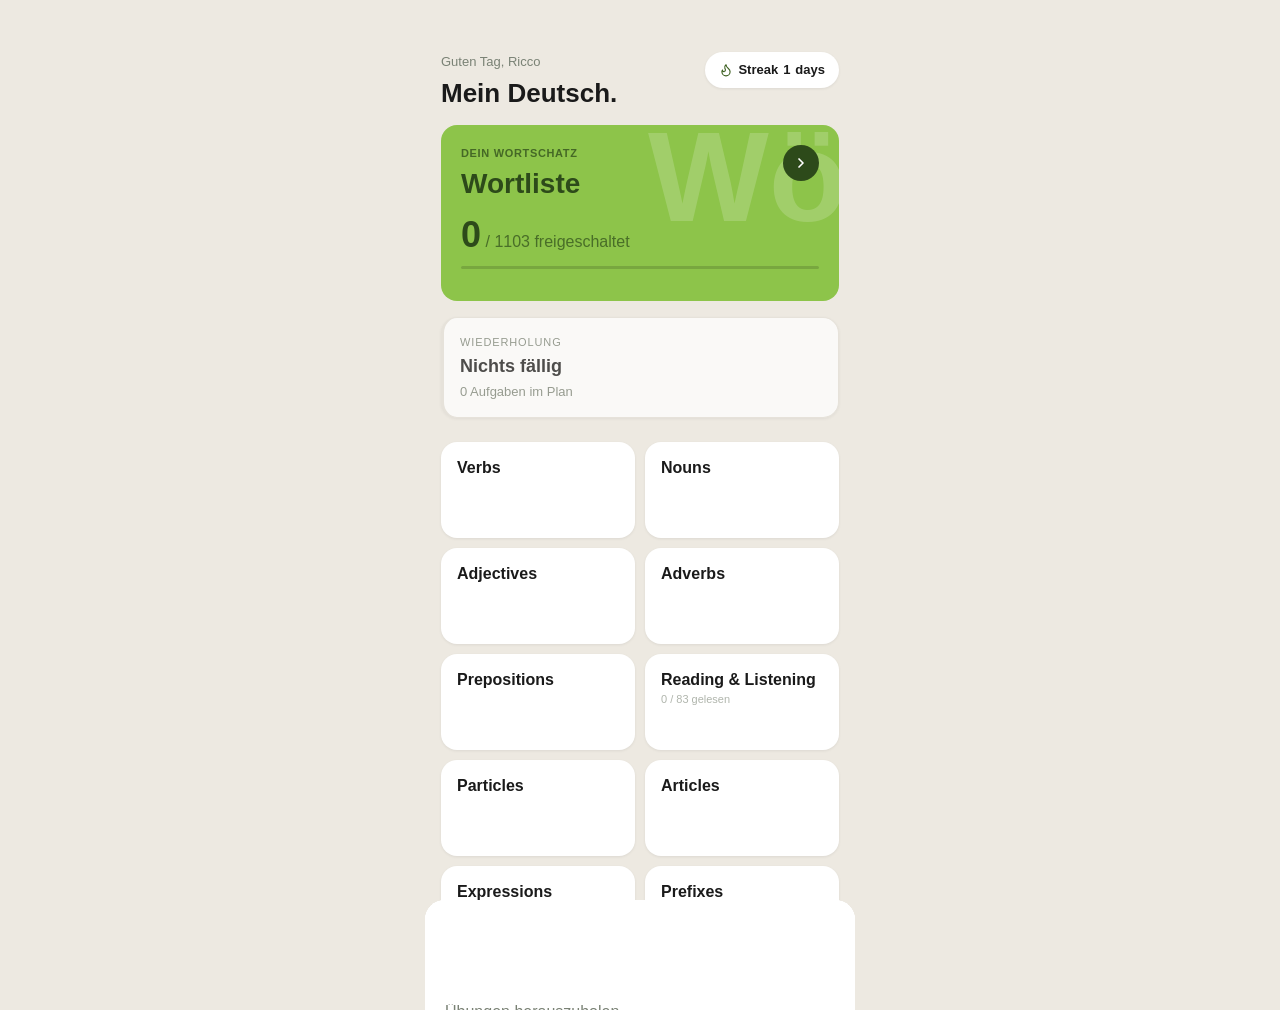
<file: index.html>
<!DOCTYPE html>
<html lang="de">
<head>
  <meta charset="UTF-8">
  <meta name="viewport" content="width=device-width, initial-scale=1.0, viewport-fit=cover">
  <meta name="theme-color" content="#EDE9E1">
  <meta name="apple-mobile-web-app-capable" content="yes">
  <meta name="apple-mobile-web-app-status-bar-style" content="default">
  <meta name="apple-mobile-web-app-title" content="Mein Deutsch">
  <title>Mein Deutsch</title>
  <link rel="manifest" href="manifest.json">
  <link rel="apple-touch-icon" href="icons/icon-192.png">
  <link rel="stylesheet" href="css/styles.css">
</head>
<body>

  <!-- Flash overlay for correct/wrong feedback -->
  <div class="flash-overlay" id="flash-overlay"></div>

  <!-- Case legend popup -->
  <div class="case-legend-overlay" id="case-legend-overlay" onclick="hideCaseLegend()">
    <div class="case-legend-card" onclick="event.stopPropagation()">
      <div style="display:flex;justify-content:space-between;align-items:center;margin-bottom:var(--sp-4)">
        <span style="font-weight:var(--fw-semibold);font-size:var(--font-size-base)">Kasus — Farbkodierung</span>
        <button onclick="hideCaseLegend()" style="background:none;border:none;cursor:pointer;
                font-size:1.3rem;color:var(--color-text-muted);padding:0 4px;line-height:1">×</button>
      </div>
      <div class="case-legend-row">
        <span class="case-dot akkusativ" style="cursor:default;flex-shrink:0"></span>
        <div><strong>Akkusativ</strong>
          <div style="color:var(--color-text-secondary);font-size:var(--font-size-xs);margin-top:2px">Direct object — "Wen? / Was?"</div>
        </div>
      </div>
      <div class="case-legend-row">
        <span class="case-dot dativ" style="cursor:default;flex-shrink:0"></span>
        <div><strong>Dativ</strong>
          <div style="color:var(--color-text-secondary);font-size:var(--font-size-xs);margin-top:2px">Indirect object — "Wem?"</div>
        </div>
      </div>
      <div class="case-legend-row">
        <span class="case-dot nominativ" style="cursor:default;flex-shrink:0"></span>
        <div><strong>Nominativ</strong>
          <div style="color:var(--color-text-secondary);font-size:var(--font-size-xs);margin-top:2px">Subject — "Wer? / Was?"</div>
        </div>
      </div>
      <div class="case-legend-row">
        <span class="case-dot genitiv" style="cursor:default;flex-shrink:0"></span>
        <div><strong>Genitiv</strong>
          <div style="color:var(--color-text-secondary);font-size:var(--font-size-xs);margin-top:2px">Possession — "Wessen?"</div>
        </div>
      </div>
    </div>
  </div>

  <!-- ═══════════════════════════════════════════
       SCREEN: Home
  ═══════════════════════════════════════════ -->
  <div id="screen-home" class="screen active">
    <div class="home-header">
      <div>
        <div class="home-greeting">Guten Tag, Ricco</div>
        <div class="home-title">Mein Deutsch.</div>
      </div>
      <div class="streak-badge">
        <svg width="14" height="14" viewBox="0 0 24 24" fill="none" stroke="currentColor"
             stroke-width="2" stroke-linecap="round" stroke-linejoin="round"
             style="color:var(--color-green-accent);flex-shrink:0">
          <path d="M8.5 14.5A2.5 2.5 0 0011 12c0-1.38-.5-2-1-3-1.072-2.143-.224-4.054 2-6 .5 2.5 2 4.9 4 6.5 2 1.6 3 3.5 3 5.5a7 7 0 11-14 0c0-1.153.433-2.294 1-3a2.5 2.5 0 002.5 3z"/>
        </svg>
        <span>Streak</span>
        <span id="home-streak">0</span>
        <span>days</span>
      </div>
    </div>

    <div class="screen-content">
      <!-- Word List Hero Card -->
      <div class="hero-card" onclick="navigateTo('screen-wordlist')">
        <div class="hero-card-ghost">Wö</div>
        <div class="hero-card-arrow">
          <svg viewBox="0 0 24 24" fill="none" stroke="currentColor" stroke-width="2.5"
               stroke-linecap="round" stroke-linejoin="round">
            <polyline points="9 18 15 12 9 6"/>
          </svg>
        </div>
        <div class="label">Dein Wortschatz</div>
        <div class="hero-card-title">Wortliste</div>
        <div class="hero-card-count">
          <span class="num" id="home-unlocked-count">0</span>
          <span class="total"> / <span id="home-total-count">0</span> freigeschaltet</span>
        </div>
        <div class="hero-progress">
          <div class="hero-progress-fill" id="home-progress-fill" style="width:0%"></div>
        </div>
        <div class="hero-card-recent" id="home-recent-words"></div>
      </div>

      <!-- Wiederholung — rendered by review.js; empty when nothing is due -->
      <div id="home-review-card" class="mt-4"></div>

      <!-- Modules -->
      <div id="home-modules-list" class="home-modules-grid mt-6"></div>
    </div>
  </div>

  <!-- ═══════════════════════════════════════════
       SCREEN: Word List
  ═══════════════════════════════════════════ -->
  <div id="screen-wordlist" class="screen">
    <div class="nav-header">
      <button class="back-btn" onclick="navigateBack()">
        <svg viewBox="0 0 24 24" fill="none" stroke="currentColor" stroke-width="2.5"
             stroke-linecap="round" stroke-linejoin="round">
          <polyline points="15 18 9 12 15 6"/>
        </svg>
      </button>
    </div>

    <div class="screen-content" style="padding-top:0">
      <div style="display:flex;justify-content:space-between;align-items:baseline;margin-bottom:4px">
        <div class="label">Dein Wortschatz</div>
        <div style="font-size:var(--font-size-lg);font-weight:var(--fw-bold)">
          <span id="wl-count" style="color:var(--color-green-accent)">0</span>
          <span style="color:var(--color-text-muted)"> / <span id="wl-total">0</span></span>
        </div>
      </div>
      <div class="heading-lg" style="margin-bottom:var(--sp-4)">Wortliste</div>

      <div class="search-bar">
        <svg width="18" height="18" viewBox="0 0 24 24" fill="none" stroke="currentColor"
             stroke-width="2" stroke-linecap="round" stroke-linejoin="round"
             style="color:var(--color-text-muted);flex-shrink:0">
          <circle cx="11" cy="11" r="8"/><line x1="21" y1="21" x2="16.65" y2="16.65"/>
        </svg>
        <input type="text" id="wl-search" placeholder="Wörter suchen…"
               oninput="filterWordList(this.value)">
        <span class="search-count" id="wl-search-count"></span>
      </div>

      <!-- Word List Practice entry -->
      <button class="wl-practice-btn" onclick="openWLPicker()">
        <div style="display:flex;align-items:center;gap:12px">
          <span style="font-size:22px;line-height:1">🎯</span>
          <div style="text-align:left">
            <div style="font-weight:var(--fw-semibold);font-size:var(--font-size-base)">Wörter üben</div>
            <div style="font-size:var(--font-size-xs);opacity:0.75;margin-top:2px">Übersetze deine freigeschalteten Wörter</div>
          </div>
        </div>
        <svg width="16" height="16" viewBox="0 0 24 24" fill="none" stroke="currentColor"
             stroke-width="2.5" stroke-linecap="round" stroke-linejoin="round">
          <polyline points="9 18 15 12 9 6"/>
        </svg>
      </button>

      <div id="wordlist-content"></div>
    </div>

    <!-- Word detail bottom sheet -->
    <div class="sheet-overlay" id="sheet-overlay" onclick="closeWordSheet()"></div>
    <div class="bottom-sheet" id="word-sheet">
      <div class="sheet-handle"></div>
      <div class="sheet-word-row">
        <span class="sheet-word" id="sheet-word"></span>
        <span class="sheet-meta" id="sheet-meta"></span>
      </div>
      <div class="sheet-translation" id="sheet-translation"></div>
      <button class="pronounce-btn" onclick="pronounceSheetWord()">
        <svg width="14" height="14" viewBox="0 0 24 24" fill="none" stroke="currentColor"
             stroke-width="2" stroke-linecap="round" stroke-linejoin="round">
          <polygon points="11 5 6 9 2 9 2 15 6 15 11 19 11 5"/>
          <path d="M19.07 4.93a10 10 0 0 1 0 14.14"/>
          <path d="M15.54 8.46a5 5 0 0 1 0 7.07"/>
        </svg>
        Aussprechen
      </button>
      <div class="sheet-section-label">Beispiele</div>
      <div id="sheet-examples"></div>
    </div>
  </div>

  <!-- ═══════════════════════════════════════════
       SCREEN: Module Home
  ═══════════════════════════════════════════ -->
  <div id="screen-module-home" class="screen">
    <div class="nav-header">
      <button class="back-btn" onclick="navigateBack()">
        <svg viewBox="0 0 24 24" fill="none" stroke="currentColor" stroke-width="2.5"
             stroke-linecap="round" stroke-linejoin="round">
          <polyline points="15 18 9 12 15 6"/>
        </svg>
      </button>
      <span class="nav-context" id="module-nav-context"></span>
      <!-- particles-alle-nav-btn removed: access via Particles summary card -->
    </div>

    <div class="screen-content" style="padding-top:0">
      <!-- Category section (populated by JS) -->
      <div id="module-categories"></div>
    </div>
  </div>

  <!-- ═══════════════════════════════════════════
       SCREEN: Exercise
  ═══════════════════════════════════════════ -->
  <div id="screen-exercise" class="screen">
    <div class="nav-header" style="padding-bottom:var(--sp-2)">
      <button class="back-btn" onclick="exitExerciseEarly()">
        <svg viewBox="0 0 24 24" fill="none" stroke="currentColor" stroke-width="2.5"
             stroke-linecap="round" stroke-linejoin="round">
          <polyline points="15 18 9 12 15 6"/>
        </svg>
      </button>
      <div class="nav-pill" id="exercise-context-pill">
        <span class="dot"></span>
        <span id="exercise-context-label">Verben</span>
      </div>
    </div>

    <!-- Status chips -->
    <div class="chips-row">
      <div class="chip">
        <svg width="11" height="11" viewBox="0 0 24 24" fill="none" stroke="currentColor"
             stroke-width="3" stroke-linecap="round" stroke-linejoin="round">
          <polyline points="20 6 9 17 4 12"/>
        </svg>
        <span id="chip-correct">0</span> Richtig
      </div>
      <div class="chip">
        <svg width="11" height="11" viewBox="0 0 24 24" fill="none" stroke="currentColor"
             stroke-width="2" stroke-linecap="round" stroke-linejoin="round">
          <rect x="3" y="3" width="18" height="18" rx="2"/>
          <line x1="3" y1="9" x2="21" y2="9"/><line x1="9" y1="21" x2="9" y2="9"/>
        </svg>
        <span id="chip-queue">0</span> Queue
      </div>
      <div class="chip cooldown" id="chip-cooldown-wrap">
        <svg width="11" height="11" viewBox="0 0 24 24" fill="none" stroke="currentColor"
             stroke-width="2" stroke-linecap="round" stroke-linejoin="round" id="chip-cooldown-icon">
          <circle cx="12" cy="12" r="10"/>
          <polyline points="12 6 12 12 16 14"/>
        </svg>
        <span id="chip-cooldown">0</span><span id="chip-cooldown-label"> Cooldown</span>
      </div>
    </div>

    <!-- Exercise progress bar -->
    <div class="exercise-progress-bar">
      <div class="exercise-progress-fill" id="exercise-progress-fill" style="width:0%"></div>
    </div>

    <!-- Difficulty picker (shown only for module_prepositions) -->
    <div id="prep-difficulty-picker" style="display:none;padding:0 var(--sp-4) var(--sp-3)">
      <div style="font-size:var(--font-size-xs);color:var(--color-text-muted);
                  margin-bottom:var(--sp-2);letter-spacing:0.04em;text-transform:uppercase">
        Schwierigkeitsgrad
      </div>
      <div style="display:flex;gap:8px">
        <button class="diff-btn" id="diff-A1" onclick="setPrepositionDifficulty('A1')">A1</button>
        <button class="diff-btn" id="diff-A2" onclick="setPrepositionDifficulty('A2')">A2</button>
        <button class="diff-btn" id="diff-B1" onclick="setPrepositionDifficulty('B1')">B1</button>
        <button class="diff-btn" id="diff-B2" onclick="setPrepositionDifficulty('B2')">B2</button>
      </div>
    </div>

    <!-- Deklination CEFR picker (shown only for exerciseMode === 'deklination') -->
    <div id="dekl-cefr-picker" style="display:none;padding:0 var(--sp-4) var(--sp-3)">
      <div style="font-size:var(--font-size-xs);color:var(--color-text-muted);
                  margin-bottom:var(--sp-2);letter-spacing:0.04em;text-transform:uppercase">
        Niveau (bis)
      </div>
      <div style="display:flex;gap:8px">
        <button class="diff-btn" id="dekl-cefr-A1" onclick="setDeklinationCefr('A1')">A1</button>
        <button class="diff-btn" id="dekl-cefr-A2" onclick="setDeklinationCefr('A2')">A2</button>
        <button class="diff-btn" id="dekl-cefr-B1" onclick="setDeklinationCefr('B1')">B1</button>
        <button class="diff-btn" id="dekl-cefr-B2" onclick="setDeklinationCefr('B2')">B2</button>
      </div>
    </div>

<!-- Verb Vergangenheit sub-picker (Perfekt / Präteritum — shown only for Verbs + Vergangenheit) -->
    <div id="verb-tense-picker" style="display:none;padding:0 var(--sp-4) var(--sp-3)">
      <div style="font-size:var(--font-size-xs);color:var(--color-text-muted);
                  margin-bottom:var(--sp-2);letter-spacing:0.04em;text-transform:uppercase">
        Vergangenheit
      </div>
      <div style="display:flex;gap:8px">
        <button class="diff-btn" id="verb-tense-perfekt"    onclick="setVerbTense('perfekt')">Perfekt</button>
        <button class="diff-btn" id="verb-tense-prateritum" onclick="setVerbTense('prateritum')">Präteritum</button>
      </div>
    </div>

    <!-- Exercise card (populated by JS) -->
    <div class="exercise-card" id="exercise-card"></div>

    <!-- Next button (shown after wrong answer) -->
    <button class="primary-btn" id="next-btn" style="display:none" onclick="advanceExercise()">
      Weiter →
    </button>
  </div>

  <!-- ═══════════════════════════════════════════
       SCREEN: Deklinationen (Adjective endings home)
  ═══════════════════════════════════════════ -->
  <div id="screen-deklinationen" class="screen">
    <div class="nav-header">
      <button class="back-btn" onclick="navigateBack()">
        <svg viewBox="0 0 24 24" fill="none" stroke="currentColor" stroke-width="2.5"
             stroke-linecap="round" stroke-linejoin="round">
          <polyline points="15 18 9 12 15 6"/>
        </svg>
      </button>
      <div class="nav-pill">
        <span class="dot"></span>
        <span>Deklinationen</span>
      </div>
    </div>
    <div class="screen-content" style="padding:0 var(--page-x) var(--sp-6)">
      <div id="deklinationen-content"></div>
    </div>
  </div>

  <!-- ═══════════════════════════════════════════
       SCREEN: Verbliste
  ═══════════════════════════════════════════ -->
  <div id="screen-verbliste" class="screen">
    <div class="nav-header">
      <button class="back-btn" onclick="navigateBack()">
        <svg viewBox="0 0 24 24" fill="none" stroke="currentColor" stroke-width="2.5"
             stroke-linecap="round" stroke-linejoin="round">
          <polyline points="15 18 9 12 15 6"/>
        </svg>
      </button>
      <span class="nav-context">Verbliste</span>
    </div>

    <div class="screen-content" style="padding-top:0">
      <div class="heading-lg" style="margin-bottom:var(--sp-4)">Verbliste</div>
      <div class="search-bar">
        <svg width="18" height="18" viewBox="0 0 24 24" fill="none" stroke="currentColor"
             stroke-width="2" stroke-linecap="round" stroke-linejoin="round"
             style="color:var(--color-text-muted);flex-shrink:0">
          <circle cx="11" cy="11" r="8"/><line x1="21" y1="21" x2="16.65" y2="16.65"/>
        </svg>
        <input type="text" id="vl-search" placeholder="Verb suchen…"
               oninput="filterVerbList(this.value)">
        <button class="search-count" id="vl-sort-btn"
                style="background:none;border:none;cursor:pointer;color:var(--color-green-accent)"
                onclick="toggleVerbSort()">A–Z</button>
      </div>
      <div id="verbliste-content"></div>
    </div>
  </div>

  <!-- ═══════════════════════════════════════════
       SCREEN: Nomenliste
  ═══════════════════════════════════════════ -->
  <div id="screen-nomenliste" class="screen">
    <div class="nav-header">
      <button class="back-btn" onclick="navigateBack()">
        <svg viewBox="0 0 24 24" fill="none" stroke="currentColor" stroke-width="2.5"
             stroke-linecap="round" stroke-linejoin="round">
          <polyline points="15 18 9 12 15 6"/>
        </svg>
      </button>
      <span class="nav-context">Nomenliste</span>
    </div>

    <div class="screen-content" style="padding-top:0">
      <div class="heading-lg" style="margin-bottom:var(--sp-4)">Nomenliste</div>
      <div class="search-bar">
        <svg width="18" height="18" viewBox="0 0 24 24" fill="none" stroke="currentColor"
             stroke-width="2" stroke-linecap="round" stroke-linejoin="round"
             style="color:var(--color-text-muted);flex-shrink:0">
          <circle cx="11" cy="11" r="8"/><line x1="21" y1="21" x2="16.65" y2="16.65"/>
        </svg>
        <input type="text" id="nl-search" placeholder="Nomen suchen…"
               oninput="filterNounList(this.value)">
      </div>
      <div id="nomenliste-content"></div>
    </div>
  </div>

  <!-- ═══════════════════════════════════════════
       SCREEN: Adverbliste
  ═══════════════════════════════════════════ -->
  <div id="screen-adverbliste" class="screen">
    <div class="nav-header">
      <button class="back-btn" onclick="navigateBack()">
        <svg viewBox="0 0 24 24" fill="none" stroke="currentColor" stroke-width="2.5"
             stroke-linecap="round" stroke-linejoin="round">
          <polyline points="15 18 9 12 15 6"/>
        </svg>
      </button>
      <span class="nav-context">Adverbliste</span>
    </div>

    <div class="screen-content" style="padding-top:0">
      <div class="heading-lg" style="margin-bottom:var(--sp-4)">Adverbliste</div>
      <div class="search-bar">
        <svg width="18" height="18" viewBox="0 0 24 24" fill="none" stroke="currentColor"
             stroke-width="2" stroke-linecap="round" stroke-linejoin="round"
             style="color:var(--color-text-muted);flex-shrink:0">
          <circle cx="11" cy="11" r="8"/><line x1="21" y1="21" x2="16.65" y2="16.65"/>
        </svg>
        <input type="text" id="al-search" placeholder="Adverb suchen…"
               oninput="filterAdverbList(this.value)">
      </div>
      <div id="adverbliste-content"></div>
    </div>
  </div>

  <!-- ═══════════════════════════════════════════
       SCREEN: Adjektivliste
  ═══════════════════════════════════════════ -->
  <div id="screen-adjektivliste" class="screen">
    <div class="nav-header">
      <button class="back-btn" onclick="navigateBack()">
        <svg viewBox="0 0 24 24" fill="none" stroke="currentColor" stroke-width="2.5"
             stroke-linecap="round" stroke-linejoin="round">
          <polyline points="15 18 9 12 15 6"/>
        </svg>
      </button>
      <span class="nav-context">Adjektivliste</span>
    </div>

    <div class="screen-content" style="padding-top:0">
      <div class="heading-lg" style="margin-bottom:var(--sp-4)">Adjektivliste</div>
      <div class="search-bar">
        <svg width="18" height="18" viewBox="0 0 24 24" fill="none" stroke="currentColor"
             stroke-width="2" stroke-linecap="round" stroke-linejoin="round"
             style="color:var(--color-text-muted);flex-shrink:0">
          <circle cx="11" cy="11" r="8"/><line x1="21" y1="21" x2="16.65" y2="16.65"/>
        </svg>
        <input type="text" id="ajl-search" placeholder="Adjektiv suchen…"
               oninput="filterAdjektivList(this.value)">
      </div>
      <div id="adjektivliste-content"></div>
    </div>
  </div>

  <!-- ═══════════════════════════════════════════
       SCREEN: Präpositionsliste
  ═══════════════════════════════════════════ -->
  <div id="screen-prapositionsliste" class="screen">
    <div class="nav-header">
      <button class="back-btn" onclick="navigateBack()">
        <svg viewBox="0 0 24 24" fill="none" stroke="currentColor" stroke-width="2.5"
             stroke-linecap="round" stroke-linejoin="round">
          <polyline points="15 18 9 12 15 6"/>
        </svg>
      </button>
      <span class="nav-context">Präpositionsliste</span>
    </div>

    <div class="screen-content" style="padding-top:0">
      <div class="heading-lg" style="margin-bottom:var(--sp-4)">Präpositionsliste</div>
      <div class="search-bar">
        <svg width="18" height="18" viewBox="0 0 24 24" fill="none" stroke="currentColor"
             stroke-width="2" stroke-linecap="round" stroke-linejoin="round"
             style="color:var(--color-text-muted);flex-shrink:0">
          <circle cx="11" cy="11" r="8"/><line x1="21" y1="21" x2="16.65" y2="16.65"/>
        </svg>
        <input type="text" id="pl-search" placeholder="Präposition suchen…"
               oninput="filterPrapositionsliste(this.value)">
        <span class="search-count" id="pl-search-count"></span>
      </div>
      <div id="prapositionsliste-content"></div>
    </div>
  </div>

  <!-- ═══════════════════════════════════════════
       SCREEN: Verben mit Präposition (Session 44)
  ═══════════════════════════════════════════ -->
  <div id="screen-verbpraep-liste" class="screen">
    <div class="nav-header">
      <button class="back-btn" onclick="navigateBack()">
        <svg viewBox="0 0 24 24" fill="none" stroke="currentColor" stroke-width="2.5"
             stroke-linecap="round" stroke-linejoin="round">
          <polyline points="15 18 9 12 15 6"/>
        </svg>
      </button>
      <span class="nav-context">Verben mit Präposition</span>
    </div>

    <div class="screen-content" style="padding-top:0">
      <div class="heading-lg" style="margin-bottom:var(--sp-4)">Verben mit Präposition</div>
      <div class="search-bar">
        <svg width="18" height="18" viewBox="0 0 24 24" fill="none" stroke="currentColor"
             stroke-width="2" stroke-linecap="round" stroke-linejoin="round"
             style="color:var(--color-text-muted);flex-shrink:0">
          <circle cx="11" cy="11" r="8"/><line x1="21" y1="21" x2="16.65" y2="16.65"/>
        </svg>
        <input type="text" id="vpl-search" placeholder="Verb oder Präposition suchen…"
               oninput="filterVerbPraepListe(this.value)">
        <span class="search-count" id="vpl-search-count"></span>
      </div>
      <div id="verbpraep-liste-content"></div>
    </div>
  </div>

  <!-- ═══════════════════════════════════════════
       SCREEN: Ausdrückeliste
  ═══════════════════════════════════════════ -->
  <div id="screen-ausdrueckeliste" class="screen">
    <div class="nav-header">
      <button class="back-btn" onclick="navigateBack()">
        <svg viewBox="0 0 24 24" fill="none" stroke="currentColor" stroke-width="2.5"
             stroke-linecap="round" stroke-linejoin="round">
          <polyline points="15 18 9 12 15 6"/>
        </svg>
      </button>
      <span class="nav-context">Ausdrücke</span>
    </div>

    <div class="screen-content" style="padding-top:0">
      <div class="heading-lg" style="margin-bottom:var(--sp-4)">Ausdrücke</div>
      <div class="search-bar">
        <svg width="18" height="18" viewBox="0 0 24 24" fill="none" stroke="currentColor"
             stroke-width="2" stroke-linecap="round" stroke-linejoin="round"
             style="color:var(--color-text-muted);flex-shrink:0">
          <circle cx="11" cy="11" r="8"/><line x1="21" y1="21" x2="16.65" y2="16.65"/>
        </svg>
        <input type="text" id="al-search" placeholder="Ausdruck suchen…"
               oninput="filterAusdrueckeliste(this.value)">
        <span class="search-count" id="al-search-count"></span>
      </div>
      <div id="ausdrueckeliste-content"></div>
    </div>
  </div>

  <!-- ═══════════════════════════════════════════
       SCREEN: Lesen & Hören — Article List
  ═══════════════════════════════════════════ -->
  <div id="screen-listening-list" class="screen">
    <div class="nav-header">
      <button class="back-btn" onclick="navigateBack()">
        <svg viewBox="0 0 24 24" fill="none" stroke="currentColor" stroke-width="2.5"
             stroke-linecap="round" stroke-linejoin="round">
          <polyline points="15 18 9 12 15 6"/>
        </svg>
      </button>
      <span class="nav-context">Lesen &amp; Hören</span>
    </div>

    <div class="screen-content" style="padding-top:0">
      <div class="listening-list-heading-row">
        <div class="listening-list-heading">Reading &amp; Listening</div>
        <button id="listening-toggle-read"
                class="pill-toggle-btn"
                onclick="toggleReadArticles()">Hide read</button>
      </div>

      <div id="listening-list-content"></div>
    </div>
  </div>

  <!-- ═══════════════════════════════════════════
       SCREEN: Lesen & Hören — Article Reader
  ═══════════════════════════════════════════ -->
  <div id="screen-listening-reader" class="screen">
    <div class="nav-header">
      <button class="back-btn" onclick="navigateBack()">
        <svg viewBox="0 0 24 24" fill="none" stroke="currentColor" stroke-width="2.5"
             stroke-linecap="round" stroke-linejoin="round">
          <polyline points="15 18 9 12 15 6"/>
        </svg>
      </button>
      <span class="nav-context" id="listening-reader-context">Lesen &amp; Hören</span>
      <!-- Mark as read button -->
      <button id="listening-read-btn"
              class="pill-read-btn"
              onclick="toggleArticleRead()">Read</button>
    </div>

    <div class="screen-content" style="padding-top:0">
      <!-- Article header -->
      <div class="listening-article-header">
        <h1 class="listening-article-title" id="listening-reader-title"></h1>
        <div class="listening-article-meta">
          <span id="listening-reader-date"></span>
          <span class="article-meta-dot" id="listening-reader-meta-dot">·</span>
          <span id="listening-reader-vocab-count"></span>
        </div>
      </div>

      <!-- Audio player -->
      <div class="listening-audio-wrap">
        <audio id="listening-audio"
               controls
               preload="none"
               style="width:100%">
          Ihr Browser unterstützt kein Audio.
        </audio>
      </div>

      <!-- Vocab hint -->
      <div class="listening-vocab-hint">
        Markierte Wörter antippen für Erklärungen.
      </div>

      <!-- Transcript -->
      <div id="listening-transcript" class="listening-transcript"></div>
    </div>
  </div>

  <!-- Vocab bottom sheet -->
  <div class="sheet-overlay" id="listening-vocab-overlay" onclick="closeVocabSheet()"></div>
  <div class="bottom-sheet" id="listening-vocab-sheet">
    <div class="sheet-handle"></div>
    <div class="sheet-word-row">
      <span class="sheet-word" id="vocab-sheet-word"></span>
    </div>
    <div class="sheet-translation" id="vocab-sheet-explanation"
         style="font-size:var(--font-size-base);line-height:1.6;margin-top:var(--sp-3)"></div>
  </div>

  <!-- ═══════════════════════════════════════════
       SCREEN: Results
  ═══════════════════════════════════════════ -->
  <div id="screen-results" class="screen">
    <div class="results-content">
      <div class="results-emoji">🎉</div>
      <div class="heading-xl mt-4">Gut gemacht!</div>
      <div style="color:var(--color-text-secondary);margin-top:var(--sp-2)"
           id="results-summary"></div>

      <div class="card mt-6" style="text-align:left">
        <div id="results-stats"></div>
      </div>

      <div id="results-unlocked" class="mt-4"></div>

      <button class="primary-btn" style="margin-top:var(--sp-6)"
              onclick="returnHome()">
        Zur Startseite
      </button>
      <button class="secondary-btn" style="margin-top:var(--sp-3)"
              id="results-module-btn" onclick="returnFromResults()">
        Zurück zum Modul
      </button>
    </div>
  </div>

  <!-- ═══════════════════════════════════════════
       SCREEN: Grammar Lesson
  ═══════════════════════════════════════════ -->
  <div id="screen-grammar-lesson" class="screen">
    <div class="nav-header">
      <button class="back-btn" onclick="navigateBack()">
        <svg viewBox="0 0 24 24" fill="none" stroke="currentColor" stroke-width="2.5"
             stroke-linecap="round" stroke-linejoin="round">
          <polyline points="15 18 9 12 15 6"/>
        </svg>
      </button>
      <span class="nav-context" id="grammar-lesson-nav-context">Verben · Grammatik</span>
    </div>

    <div class="screen-content" style="padding-top:0" id="grammar-lesson-content">
      <!-- populated by grammar.js renderGrammarLesson() -->
    </div>
  </div>

  <!-- ═══════════════════════════════════════════
       SCREEN: Grammar Quiz
  ═══════════════════════════════════════════ -->
  <div id="screen-grammar-quiz" class="screen">
    <div class="nav-header">
      <button class="back-btn" onclick="navigateBack()">
        <svg viewBox="0 0 24 24" fill="none" stroke="currentColor" stroke-width="2.5"
             stroke-linecap="round" stroke-linejoin="round">
          <polyline points="15 18 9 12 15 6"/>
        </svg>
      </button>
      <span class="nav-context" id="grammar-quiz-nav-context">Quiz</span>
      <span class="quiz-progress-label" id="grammar-quiz-progress"></span>
    </div>

    <div class="screen-content" style="padding-top:0" id="grammar-quiz-content">
      <!-- populated by grammar.js renderGrammarQuiz() -->
    </div>
  </div>

  <!-- ═══════════════════════════════════════════
       SCREEN: Word List Practice — Class Picker
  ═══════════════════════════════════════════ -->
  <div id="screen-wl-picker" class="screen">
    <div class="nav-header">
      <button class="back-btn" onclick="navigateBack()">
        <svg viewBox="0 0 24 24" fill="none" stroke="currentColor" stroke-width="2.5"
             stroke-linecap="round" stroke-linejoin="round">
          <polyline points="15 18 9 12 15 6"/>
        </svg>
      </button>
      <span class="nav-context">Wortliste</span>
    </div>

    <div class="screen-content" style="padding-top:0">
      <div class="heading-lg" style="margin-bottom:var(--sp-2)">Wörter üben</div>
      <div style="color:var(--color-text-secondary);font-size:var(--font-size-base);
                  margin-bottom:var(--sp-5);line-height:1.5">
        Wähle die Wortklassen, die du üben möchtest.
      </div>

      <div id="wlp-classes" style="display:flex;flex-direction:column;gap:10px"></div>

      <div id="wlp-count"
           style="margin-top:var(--sp-5);font-size:var(--font-size-sm);
                  color:var(--color-text-secondary);text-align:center">
        0 Wörter ausgewählt
      </div>

      <button id="wlp-start-btn" class="primary-btn"
              style="margin-top:var(--sp-4)" onclick="startWLPractice()">
        Starten →
      </button>
    </div>
  </div>

  <!-- ═══════════════════════════════════════════
       SCREEN: Adverb-Skalen — list (Session 42)
  ═══════════════════════════════════════════ -->
  <div id="screen-adverb-scales" class="screen">
    <div class="nav-header">
      <button class="back-btn" onclick="navigateBack()">
        <svg viewBox="0 0 24 24" fill="none" stroke="currentColor" stroke-width="2.5"
             stroke-linecap="round" stroke-linejoin="round">
          <polyline points="15 18 9 12 15 6"/>
        </svg>
      </button>
      <span class="nav-context">Adverbien · Skalen</span>
    </div>
    <div class="screen-content" style="padding-top:0" id="adverb-scales-content"></div>
  </div>

  <!-- ═══════════════════════════════════════════
       SCREEN: Adverb-Skala — one axis (Session 42)
  ═══════════════════════════════════════════ -->
  <div id="screen-adverb-scale" class="screen">
    <div class="nav-header">
      <button class="back-btn" onclick="navigateBack()">
        <svg viewBox="0 0 24 24" fill="none" stroke="currentColor" stroke-width="2.5"
             stroke-linecap="round" stroke-linejoin="round">
          <polyline points="15 18 9 12 15 6"/>
        </svg>
      </button>
      <span class="nav-context" id="adverb-scale-nav">Skala</span>
    </div>
    <div class="screen-content" style="padding-top:0" id="adverb-scale-content"></div>
  </div>

  <!-- ═══════════════════════════════════════════
       SCREEN: Alle Partikeln — Reference
  ═══════════════════════════════════════════ -->
  <div id="screen-particle-reference" class="screen">
    <div class="nav-header">
      <button class="back-btn" onclick="navigateBack()">
        <svg viewBox="0 0 24 24" fill="none" stroke="currentColor" stroke-width="2.5"
             stroke-linecap="round" stroke-linejoin="round">
          <polyline points="15 18 9 12 15 6"/>
        </svg>
      </button>
      <span class="nav-context">Alle Partikeln</span>
    </div>

    <div class="screen-content" style="padding-top:0">
      <!-- Search + sort controls -->
      <div class="particle-ref-controls">
        <input id="particle-ref-search" class="particle-ref-search"
               type="search" placeholder="Partikel suchen…"
               oninput="filterParticlesSearch(this.value)">
        <div class="particle-sort-toggle">
          <button class="particle-sort-btn" data-sort="category"
                  onclick="setParticleSort('category')">Kategorie</button>
          <button class="particle-sort-btn" data-sort="alpha"
                  onclick="setParticleSort('alpha')">A – Z</button>
        </div>
      </div>

      <!-- Particle list (populated by renderPartikelliste) -->
      <div id="particle-ref-list"></div>
    </div>
  </div>

  <!-- ═══════════════════════════════════════════
       BOTTOM SHEET: Particle soft gate
  ═══════════════════════════════════════════ -->
  <div class="sheet-overlay" id="particle-gate-overlay" onclick="closeParticleGate()"></div>
  <div class="bottom-sheet" id="particle-gate-sheet">
    <div class="bottom-sheet-handle"></div>
    <div style="font-size:var(--font-size-xs);font-weight:var(--fw-semibold);letter-spacing:var(--ls-label);
                text-transform:uppercase;color:var(--color-text-secondary);margin-bottom:var(--sp-2)">
      Empfehlung
    </div>
    <h3 style="font-size:var(--font-size-lg);font-weight:var(--fw-bold);
               color:var(--color-text);margin-bottom:var(--sp-3);line-height:1.3">
      Lies zuerst die Lektion
    </h3>
    <p style="font-size:var(--font-size-base);color:var(--color-text-secondary);
              margin-bottom:var(--sp-5);line-height:1.55">
      Wir empfehlen, <strong id="particle-gate-lesson-name"></strong> zuerst zu lesen,
      um das Beste aus den Übungen herauszuholen.
    </p>
    <button class="primary-btn" style="margin-bottom:var(--sp-3)"
            onclick="particleGateGoToLesson()">Lektion lesen →</button>
    <button class="secondary-btn" onclick="particleGateGoAnyway()">Trotzdem üben</button>
  </div>

  <!-- ═══════════════════════════════════════════
       BOTTOM SHEET: Particle detail reference card
  ═══════════════════════════════════════════ -->
  <div class="sheet-overlay" id="particle-detail-overlay" onclick="closeParticleDetail()"></div>
  <div class="bottom-sheet particle-detail-sheet" id="particle-detail-sheet">
    <div class="bottom-sheet-handle"></div>
    <div class="screen-content" style="padding-top:0;overflow-y:auto;max-height:65vh"
         id="particle-detail-content">
      <!-- populated by showParticleDetail() -->
    </div>
  </div>

  <!-- ═══════════════════════════════════════════
       SCREEN: Alle Vorsilben — Reference
  ═══════════════════════════════════════════ -->
  <div id="screen-prefix-reference" class="screen">
    <div class="nav-header">
      <button class="back-btn" onclick="navigateBack()">
        <svg viewBox="0 0 24 24" fill="none" stroke="currentColor" stroke-width="2.5"
             stroke-linecap="round" stroke-linejoin="round">
          <polyline points="15 18 9 12 15 6"/>
        </svg>
      </button>
      <span class="nav-context">Alle Vorsilben</span>
    </div>

    <div class="screen-content" style="padding-top:0">
      <!-- Search + group filter -->
      <div class="particle-ref-controls">
        <input id="prefix-ref-search" class="particle-ref-search"
               type="search" placeholder="Vorsilbe oder Verb suchen…"
               oninput="filterPrefixSearch(this.value)">
        <div class="particle-sort-toggle">
          <button class="particle-sort-btn prefix-group-btn" data-group="alle"
                  onclick="setPrefixGroup('alle')">Alle</button>
          <button class="particle-sort-btn prefix-group-btn" data-group="trennbar"
                  onclick="setPrefixGroup('trennbar')">Trennbar</button>
          <button class="particle-sort-btn prefix-group-btn" data-group="untrennbar"
                  onclick="setPrefixGroup('untrennbar')">Untrennbar</button>
          <button class="particle-sort-btn prefix-group-btn" data-group="beide"
                  onclick="setPrefixGroup('beide')">Beide</button>
        </div>
      </div>

      <!-- Prefix list (populated by renderVorsilbenliste) -->
      <div id="prefix-ref-list"></div>
    </div>
  </div>

  <!-- ═══════════════════════════════════════════
       BOTTOM SHEET: Prefix detail reference card
  ═══════════════════════════════════════════ -->
  <div class="sheet-overlay" id="prefix-detail-overlay" onclick="closePrefixDetail()"></div>
  <div class="bottom-sheet particle-detail-sheet" id="prefix-detail-sheet">
    <div class="bottom-sheet-handle"></div>
    <div class="screen-content" style="padding-top:0;overflow-y:auto;max-height:70vh"
         id="prefix-detail-content">
      <!-- populated by showPrefixDetail() -->
    </div>
  </div>

  <!-- JS — load order matters -->
  <script src="js/data.js"></script>
  <script src="js/listening-data.js"></script>
  <script src="js/particles-data.js"></script>
  <script src="js/prefixes-data.js"></script>
  <script src="js/grammar-data.js"></script>
  <script src="js/article-grammar-data.js"></script>
  <script src="js/declension-data.js"></script>
  <script src="js/progress.js"></script>
  <script src="js/srs.js"></script>
  <script src="js/wordlist.js"></script>
  <script src="js/exercises.js"></script>
  <script src="js/review.js"></script>
  <script src="js/scales.js"></script>
  <script src="js/wordpractice.js"></script>
  <script src="js/listening.js"></script>
  <script src="js/grammar.js"></script>
  <script src="js/app.js"></script>
</body>
</html>
</file>
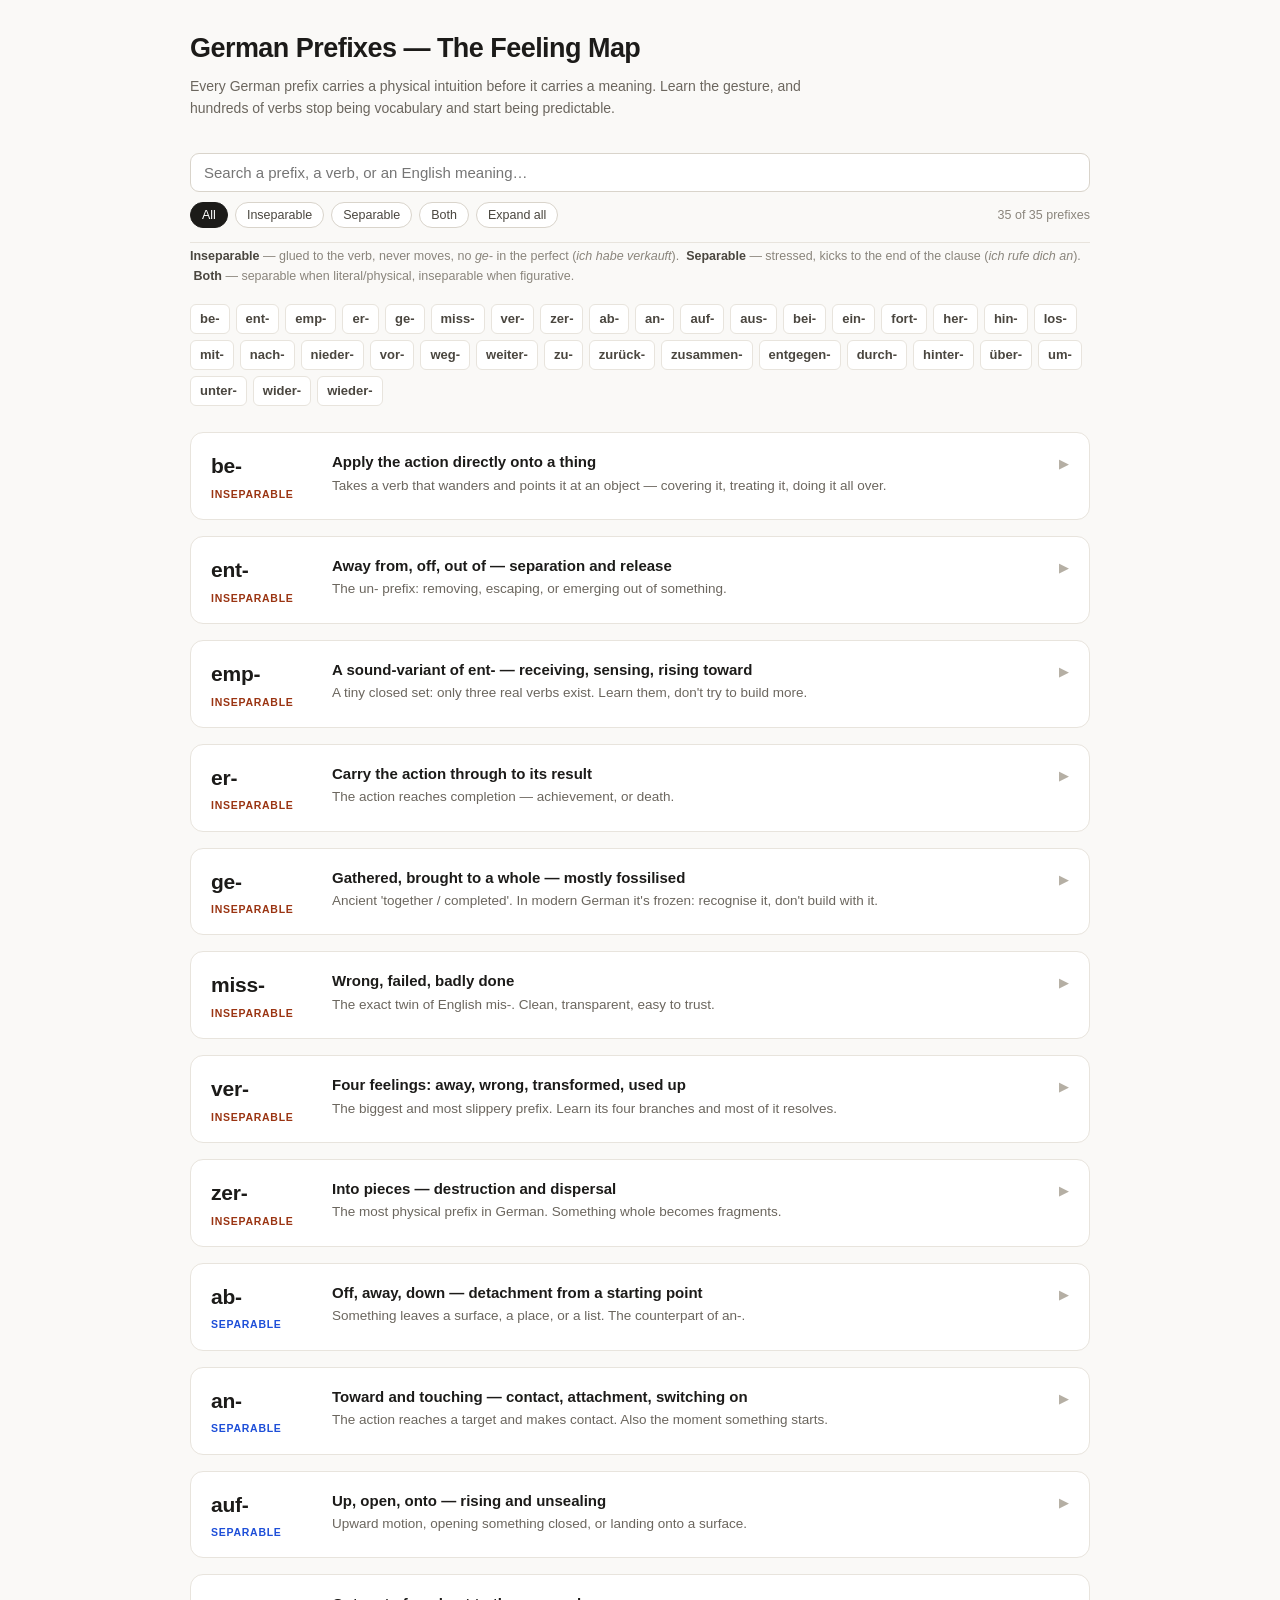
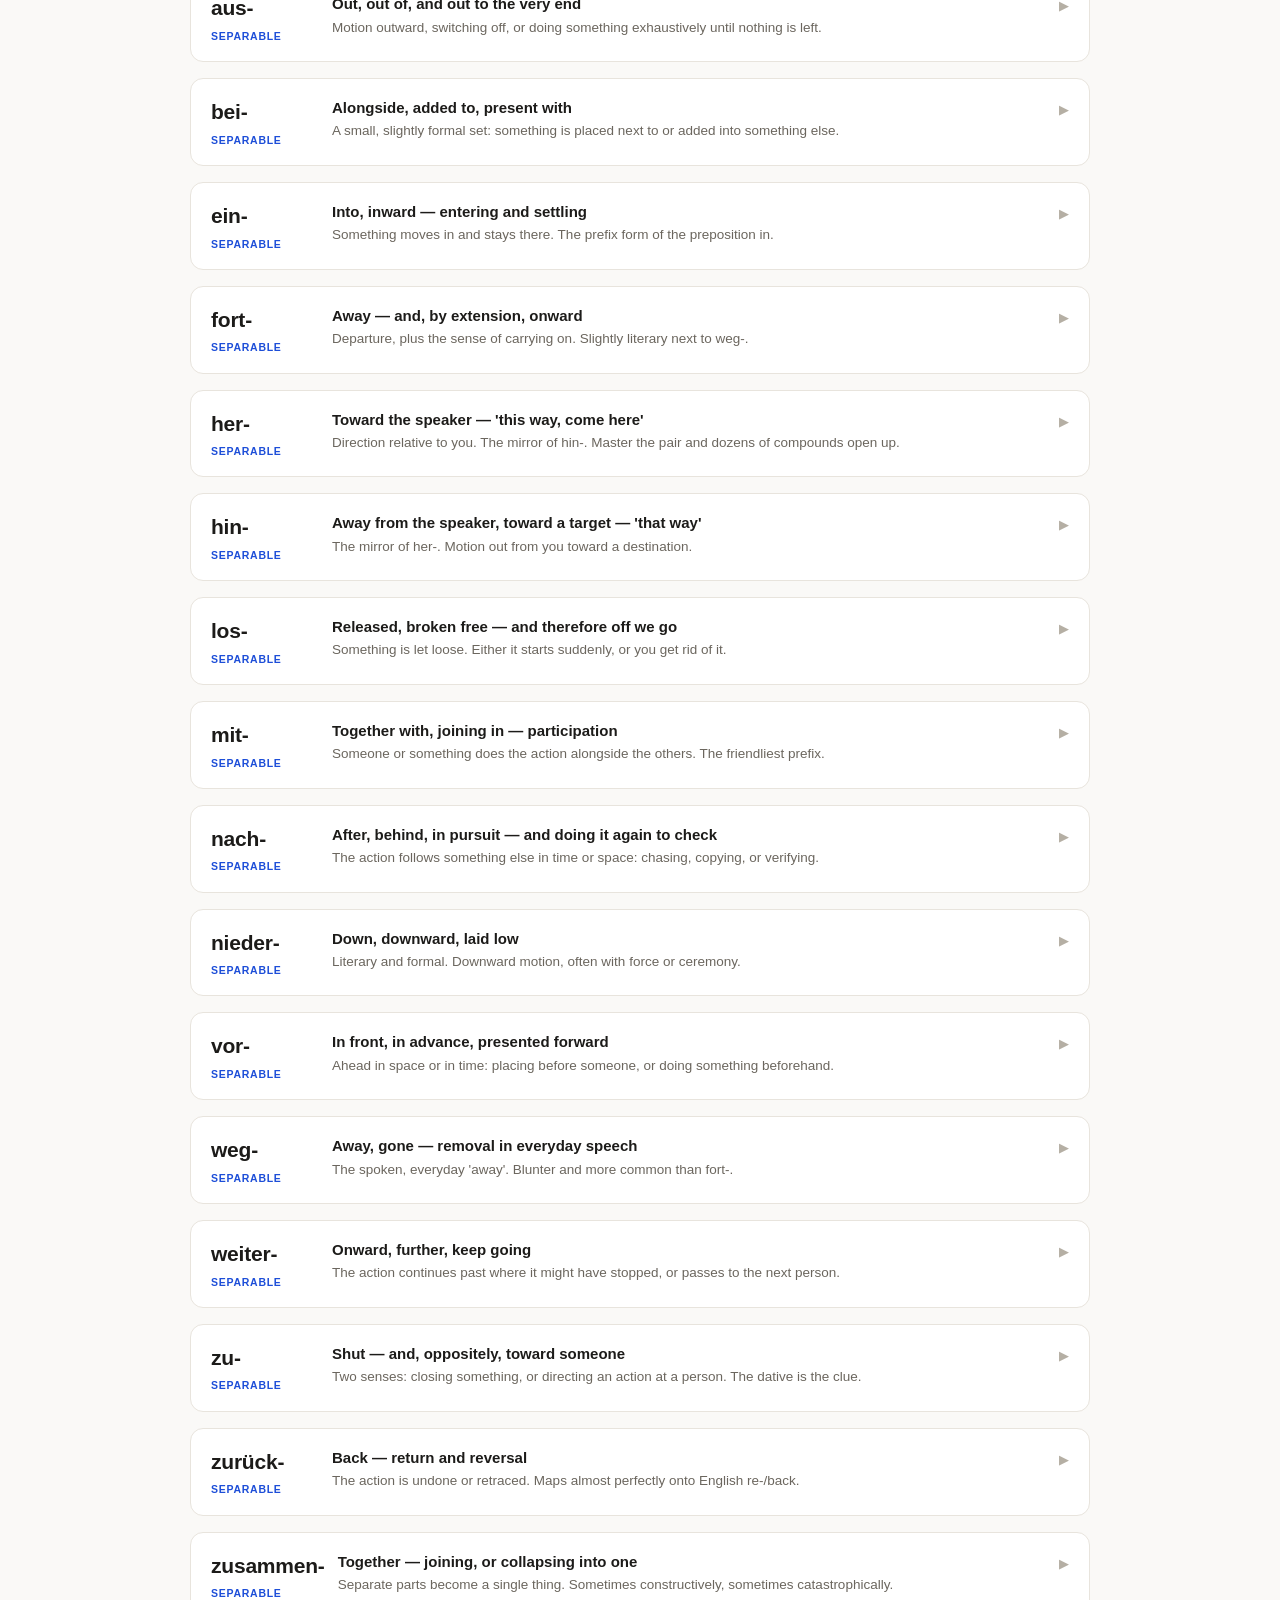
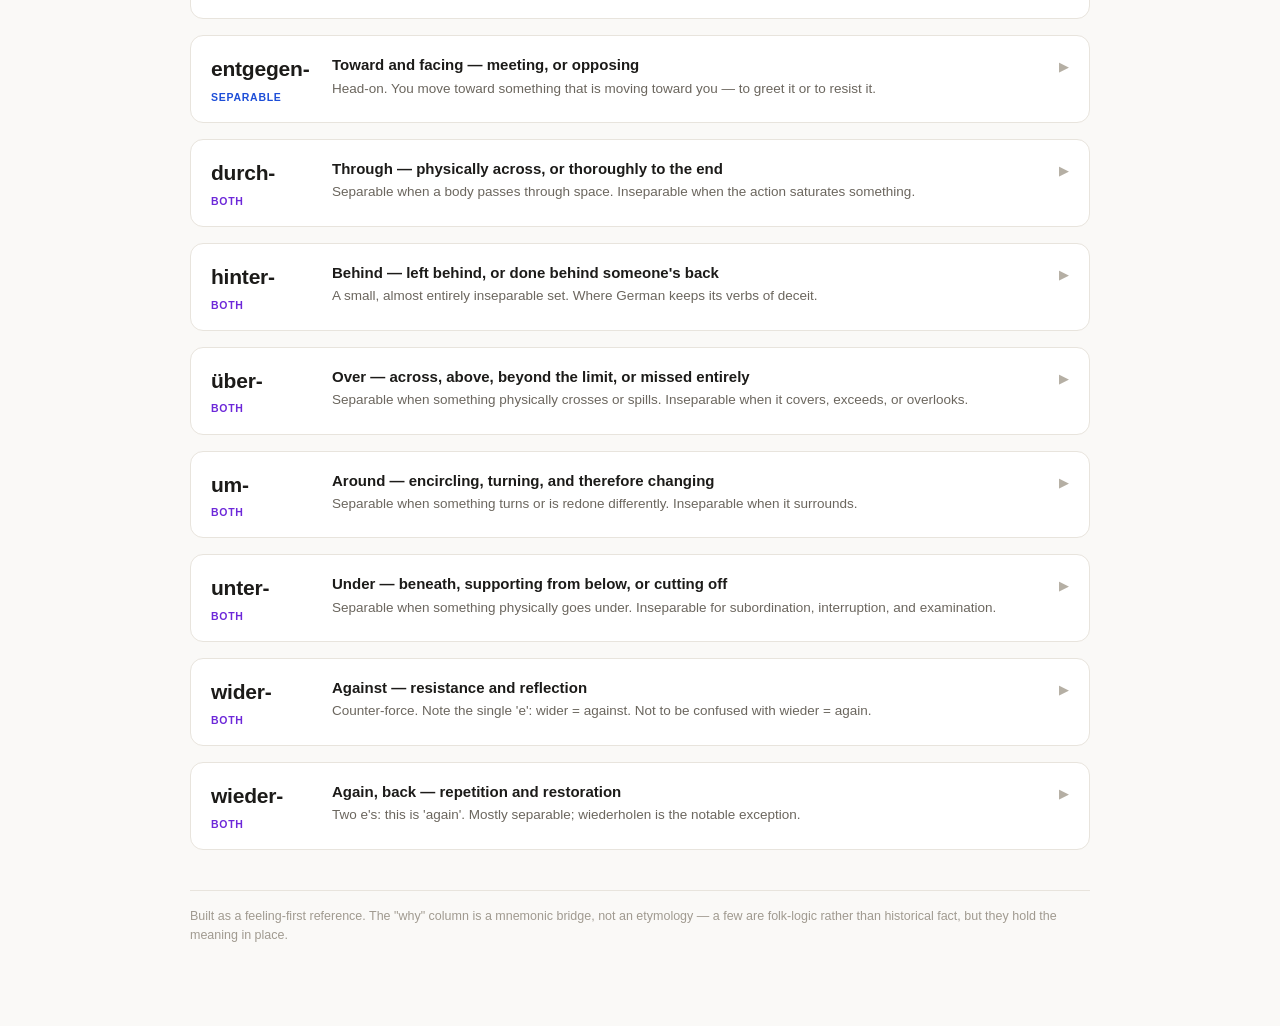
<file: _factory/vorsilben/source-reference.html>
<!DOCTYPE html>
<html lang="en">
<head>
<meta charset="utf-8">
<meta name="viewport" content="width=device-width, initial-scale=1">
<title>German Prefixes — The Feeling Map</title>
<style>
:root { color-scheme: light; }
* { box-sizing: border-box; }
body {
  margin: 0; background: #faf9f7; color: #1c1b19;
  font-family: -apple-system, BlinkMacSystemFont, "Segoe UI", Helvetica, Arial, sans-serif;
  font-size: 15px; line-height: 1.55;
}
.wrap { max-width: 940px; margin: 0 auto; padding: 28px 20px 80px; }
header h1 { font-size: 27px; margin: 0 0 6px; letter-spacing: -0.02em; }
header p.sub { margin: 0 0 22px; color: #6b665e; font-size: 14px; max-width: 640px; }

.controls { position: sticky; top: 0; background: #faf9f7; padding: 12px 0 14px; z-index: 20; border-bottom: 1px solid #e8e4dd; margin-bottom: 4px; }
#q { width: 100%; padding: 10px 13px; font-size: 15px; border: 1px solid #d9d4cb; border-radius: 9px; background: #fff; color: #1c1b19; }
#q:focus { outline: none; border-color: #b08968; box-shadow: 0 0 0 3px rgba(176,137,104,.15); }
.filters { display: flex; flex-wrap: wrap; gap: 7px; margin-top: 10px; align-items: center; }
.chip { border: 1px solid #d9d4cb; background: #fff; color: #4a463f; padding: 5px 11px; border-radius: 999px; font-size: 12.5px; cursor: pointer; font-family: inherit; }
.chip:hover { border-color: #b08968; }
.chip.on { background: #1c1b19; color: #fff; border-color: #1c1b19; }
.count { margin-left: auto; font-size: 12.5px; color: #8a857c; }

.index { display: flex; flex-wrap: wrap; gap: 6px; margin: 18px 0 26px; }
.index a { font-size: 13px; text-decoration: none; color: #4a463f; background: #fff; border: 1px solid #e8e4dd; padding: 4px 9px; border-radius: 6px; font-weight: 600; }
.index a:hover { border-color: #b08968; color: #8a5a2b; }

.card { background: #fff; border: 1px solid #e8e4dd; border-radius: 13px; margin-bottom: 16px; overflow: hidden; scroll-margin-top: 110px; }
.head { padding: 17px 20px; cursor: pointer; display: flex; align-items: flex-start; gap: 13px; }
.head:hover { background: #fcfbf9; }
.pfx { font-size: 21px; font-weight: 700; letter-spacing: -0.01em; min-width: 108px; }
.pfx .kind { display: block; font-size: 10.5px; font-weight: 600; letter-spacing: .07em; text-transform: uppercase; margin-top: 3px; }
.k-insep { color: #9a3412; }
.k-sep { color: #1d4ed8; }
.k-dual { color: #6d28d9; }
.gloss { flex: 1; }
.gloss .core { font-weight: 600; font-size: 15px; }
.gloss .hint { color: #6b665e; font-size: 13.5px; margin-top: 2px; }
.arrow { color: #b5afa4; font-size: 13px; padding-top: 4px; transition: transform .15s; }
.card.open .arrow { transform: rotate(90deg); }

.body { display: none; padding: 0 20px 20px; border-top: 1px solid #f0ece5; }
.card.open .body { display: block; }
.feel { margin: 16px 0 18px; font-size: 14.5px; }
.feel strong { color: #8a5a2b; }
.mnemo { background: #fdf8f1; border-left: 3px solid #d9a441; padding: 9px 13px; border-radius: 0 7px 7px 0; font-size: 13.5px; margin: 14px 0 18px; }
table { width: 100%; border-collapse: collapse; font-size: 13.5px; }
th { text-align: left; font-size: 10.5px; text-transform: uppercase; letter-spacing: .07em; color: #8a857c; padding: 0 8px 7px 0; font-weight: 600; border-bottom: 1px solid #eee9e1; }
td { padding: 9px 8px 9px 0; border-bottom: 1px solid #f4f1ea; vertical-align: top; }
tr:last-child td { border-bottom: none; }
td.v { font-weight: 600; white-space: nowrap; }
td.v .root { display: block; font-weight: 400; color: #a09a90; font-size: 12px; margin-top: 1px; }
td.en { color: #4a463f; width: 27%; }
td.why { color: #6b665e; font-size: 13px; }
mark { background: #fbeec4; color: inherit; border-radius: 3px; padding: 0 1px; }
.empty { text-align: center; color: #8a857c; padding: 50px 0; }
.legend { font-size: 12.5px; color: #8a857c; margin: 0 0 18px; }
.legend b { color: #4a463f; }
footer { margin-top: 40px; font-size: 12.5px; color: #a09a90; border-top: 1px solid #e8e4dd; padding-top: 16px; }
@media (max-width: 640px) {
  .head { flex-wrap: wrap; }
  .pfx { min-width: 0; }
  td.en { width: auto; }
  table, thead, tbody, tr, td, th { display: block; }
  thead { display: none; }
  td { border: none; padding: 2px 0; }
  tr { border-bottom: 1px solid #f4f1ea; padding: 10px 0; display: block; }
}
</style>
</head>
<body>
<div class="wrap">
<header>
  <h1>German Prefixes — The Feeling Map</h1>
  <p class="sub">Every German prefix carries a physical intuition before it carries a meaning. Learn the gesture, and hundreds of verbs stop being vocabulary and start being predictable.</p>
</header>

<div class="controls">
  <input id="q" type="search" placeholder="Search a prefix, a verb, or an English meaning…" autocomplete="off">
  <div class="filters">
    <button class="chip on" data-f="all">All</button>
    <button class="chip" data-f="insep">Inseparable</button>
    <button class="chip" data-f="sep">Separable</button>
    <button class="chip" data-f="dual">Both</button>
    <button class="chip" data-f="expand">Expand all</button>
    <span class="count" id="count"></span>
  </div>
</div>

<p class="legend"><b>Inseparable</b> — glued to the verb, never moves, no <i>ge-</i> in the perfect (<i>ich habe verkauft</i>). &nbsp;<b>Separable</b> — stressed, kicks to the end of the clause (<i>ich rufe dich an</i>). &nbsp;<b>Both</b> — separable when literal/physical, inseparable when figurative.</p>

<nav class="index" id="index"></nav>
<div id="list"></div>

<footer>Built as a feeling-first reference. The "why" column is a mnemonic bridge, not an etymology — a few are folk-logic rather than historical fact, but they hold the meaning in place.</footer>
</div>

<script>
const DATA = [

/* ============ INSEPARABLE ============ */

{ p: "be-", kind: "insep", core: "Apply the action directly onto a thing",
  hint: "Takes a verb that wanders and points it at an object — covering it, treating it, doing it all over.",
  feel: "<strong>be-</strong> is a hand pressing down on a surface. It takes an intransitive verb — one that just happens — and forces it to land on a direct object. <em>Sprechen</em> is to speak, floating; <em>besprechen</em> is to speak all over a topic until it is covered. Wherever you meet <em>be-</em>, expect the accusative: no <em>über</em>, no <em>zu</em>, no preposition at all. The thing itself becomes the target. Native speakers feel it as thoroughness plus contact — the action is not just aimed at something, it is spread onto it.",
  mnemo: "Rule of thumb: <b>be-</b> = 'do X <i>to</i> it, all over it'. If a preposition disappears, be- ate it.",
  ex: [
    ["beantworten","antworten","to answer sth","Answering used to need <i>auf</i>. be- swallows the preposition — you now answer the question itself."],
    ["besprechen","sprechen","to discuss sth","Speech spread over a topic until every part is covered, rather than speech drifting outward."],
    ["besteigen","steigen","to climb sth","Climbing stops being 'going up' and becomes an act performed on a mountain."],
    ["bemalen","malen","to paint onto","Paint applied over a surface. <i>Malen</i> makes a picture; <i>bemalen</i> covers an object."],
    ["betreten","treten","to enter, step onto","Your step lands on a specific floor. The room becomes what you do the stepping to."],
    ["bewohnen","wohnen","to inhabit sth","<i>Wohnen in</i> is living somewhere; <i>bewohnen</i> makes the house the thing you occupy."],
    ["beschreiben","schreiben","to describe","Writing spread across a subject until its shape is visible — writing <i>onto</i> a thing."],
    ["bearbeiten","arbeiten","to work on, process","Work applied to a specific object until it changes. Not labour in general — labour on this."],
    ["bekommen","kommen","to receive","The coming lands on you. Something arrives at your surface, so you end up holding it."],
    ["bezahlen","zahlen","to pay for sth","<i>Zahlen</i> is to pay in general; <i>bezahlen</i> settles a specific bill — payment applied to a thing."]
  ]},

{ p: "ent-", kind: "insep", core: "Away from, off, out of — separation and release",
  hint: "The un- prefix: removing, escaping, or emerging out of something.",
  feel: "<strong>ent-</strong> is the moment two things come apart. Sometimes it removes (<em>entdecken</em> — take the cover off), sometimes it escapes (<em>entlaufen</em> — run away from), sometimes it is the reverse gear of a verb (<em>entspannen</em> — un-tension). There is a second, quieter branch: emergence, coming out of a source (<em>entstehen</em> — to arise). Both branches share one gesture — a boundary being crossed outward. If English would reach for <em>un-</em>, <em>de-</em>, or <em>-away</em>, German usually reaches for <em>ent-</em>.",
  mnemo: "Feel it as a snap apart. Note it often takes a <b>dative</b> of the thing escaped from: <i>dem Feuer entkommen</i>.",
  ex: [
    ["entlaufen","laufen","to run away, escape","Running plus a boundary: you leave the person or place you belonged to. Takes the dative."],
    ["entdecken","decken","to discover","<i>Decken</i> is to cover. Remove the cover and the thing underneath appears — literally un-cover."],
    ["entlassen","lassen","to dismiss, release","Letting go plus separation: the person is let loose from the institution holding them."],
    ["entspannen","spannen","to relax","<i>Spannen</i> is to stretch tight. ent- releases the tension — the string goes slack."],
    ["entfliehen","fliehen","to flee from","Fleeing already means running; ent- adds the thing you break away from, in the dative."],
    ["entstehen","stehen","to arise, come into being","The emergence branch: something steps out of nothing and stands there. Origin, not removal."],
    ["entscheiden","scheiden","to decide","<i>Scheiden</i> is to separate. You pull the options apart and cut one loose from the rest."],
    ["entschuldigen","Schuld","to excuse, apologise","Guilt (<i>Schuld</i>) is removed from the person. ent- lifts it off like a coat."],
    ["entführen","führen","to kidnap","Leading plus away: you lead someone out of where they belong. Same logic as <i>entlaufen</i>, but done to them."],
    ["entsorgen","sorgen","to dispose of","Bureaucratic humour: the <i>Sorge</i> (worry) is removed. The rubbish, and your problem, go away."]
  ]},

{ p: "emp-", kind: "insep", core: "A sound-variant of ent- — receiving, sensing, rising toward",
  hint: "A tiny closed set: only three real verbs exist. Learn them, don't try to build more.",
  feel: "<strong>emp-</strong> is not a productive prefix — it is <em>ent-</em> that softened before <em>f</em> for ease of pronunciation, and it froze that way in exactly three verbs: <em>empfangen</em>, <em>empfehlen</em>, <em>empfinden</em>. The feeling that survives is <em>ent-</em>'s outward movement turned inward: something comes toward you and you take it in. Reception rather than removal. Be honest with yourself about this one — you recognise <em>emp-</em>, you never generate it. The list below gives the three verbs plus their everyday derivatives, which is the whole family.",
  mnemo: "Three roots only: <b>-fangen</b> (catch), <b>-fehlen</b> (commend), <b>-finden</b> (sense). Everything else is a derivative.",
  ex: [
    ["empfangen","fangen","to receive, welcome","<i>Fangen</i> is to catch. You catch what comes toward you — a guest, a signal, a parcel."],
    ["empfehlen","befehlen","to recommend","Old sense: to commend something into someone's care — you hand it toward them."],
    ["empfinden","finden","to feel, sense","Finding turned inward: you find something inside yourself rather than out in the world."],
    ["empfindlich","empfinden","sensitive, delicate","Someone who senses too much and too easily — the feeling arrives and lands hard."],
    ["empfindsam","empfinden","sentimental, tender","The gentler adjective: inclined to feel deeply. Same inward-sensing root."],
    ["der Empfang","empfangen","reception, welcome","The place or moment where things are caught as they arrive — hotel desk, party, signal."],
    ["der Empfänger","empfangen","recipient, receiver","The one doing the catching, in a letter or on a radio."],
    ["die Empfehlung","empfehlen","recommendation","The thing you hand toward someone as worth having."],
    ["die Empfindung","empfinden","sensation, feeling","The noun of inward finding: what you notice inside yourself."],
    ["empfangsbereit","empfangen","ready to receive","Compound of the catching sense — a device or a host open to what is coming."]
  ]},

{ p: "er-", kind: "insep", core: "Carry the action through to its result",
  hint: "The action reaches completion — achievement, or death.",
  feel: "<strong>er-</strong> is an arrow finally hitting the target. It takes a verb of process and adds the endpoint: not doing, but having got there. <em>Arbeiten</em> is to work; <em>erarbeiten</em> is to work until you own the result. That endpoint can be a triumph (<em>erreichen</em>, <em>erfinden</em>) or a death (<em>erschießen</em>, <em>ertrinken</em>) — German uses the same gesture for both, because both are the action pushed all the way to where it stops. There is also a birth branch: <em>erwachen</em>, <em>erblühen</em>, something coming into being. Emergence and completion are the same arc seen from either end.",
  mnemo: "Ask: 'and then what happened?' <b>er-</b> is the answer. Effort → outcome, or process → finality.",
  ex: [
    ["erreichen","reichen","to reach, attain","<i>Reichen</i> is to extend toward. er- lands it: your hand actually arrives at the thing."],
    ["erfinden","finden","to invent","Finding pushed past discovery: you keep going until the thing you found didn't exist before."],
    ["erkennen","kennen","to recognise","Knowing arrives in one moment — the point at which acquaintance snaps into identification."],
    ["erwarten","warten","to expect","Waiting with its endpoint attached: you wait <i>for a result you already picture</i>."],
    ["erzählen","zählen","to tell a story","Counting things out one after another until the whole sequence is delivered."],
    ["erlernen","lernen","to master a skill","<i>Lernen</i> is studying; <i>erlernen</i> is studying until the skill is fully acquired and yours."],
    ["erschießen","schießen","to shoot dead","Shooting carried to its final result. The clearest case of er- as 'all the way to the end'."],
    ["ertrinken","trinken","to drown","Grim logic: you take in water until the process completes. The endpoint is fatal."],
    ["erfrieren","frieren","to freeze to death","Freezing pushed past discomfort to its absolute conclusion."],
    ["erwachen","wachen","to awaken","The emergence branch: consciousness comes into being. Same arc, arriving at a beginning."]
  ]},

{ p: "ge-", kind: "insep", core: "Gathered, brought to a whole — mostly fossilised",
  hint: "Ancient 'together / completed'. In modern German it's frozen: recognise it, don't build with it.",
  feel: "<strong>ge-</strong> once meant <em>together</em> and <em>brought to completion</em> — you can still see it alive in nouns (<em>Gebirge</em>, a whole range of mountains; <em>Gespräch</em>, speech gathered into a conversation) and in the past participle itself (<em>ge-macht</em> — the doing, completed). As a verb prefix it has gone fossil: the meanings drifted centuries ago and no longer decompose cleanly. Treat this list as a set to memorise rather than a pattern to apply — but the faint scent of 'brought fully together' is still there in most of them if you look.",
  mnemo: "Learn these as vocabulary. The one living use of <b>ge-</b> is the past participle: <i>ge-sag-t</i>, <i>ge-lauf-en</i>.",
  ex: [
    ["gehören","hören","to belong to","Old sense: to be within earshot of, therefore under someone's authority. Takes the dative."],
    ["gefallen","fallen","to please, be liked","It 'falls together' well with you — it suits. Note the reversal: <i>es gefällt mir</i>."],
    ["gelingen","lingen","to succeed, turn out well","The parts come together properly. Also dative: <i>es ist mir gelungen</i>."],
    ["gewinnen","winnen","to win, gain","Old <i>winnan</i> = to strive. ge- brings the striving to its completed, successful whole."],
    ["gestehen","stehen","to confess","To stand fully behind something — the whole truth brought out and stood on."],
    ["genießen","nießen","to enjoy","Related to 'to use, take'. ge- makes it total: taking something in fully."],
    ["gebrauchen","brauchen","to use, make use of","<i>Brauchen</i> is to need; ge- turns need into completed application — putting it to use."],
    ["geraten","raten","to end up, turn out","You land somewhere without steering — the outcome comes together around you."],
    ["gedenken","denken","to commemorate","Thinking gathered and formalised into remembrance. Takes the genitive."],
    ["gehorchen","horchen","to obey","<i>Horchen</i> is to listen closely. ge- completes it: listening that ends in doing."]
  ]},

{ p: "miss-", kind: "insep", core: "Wrong, failed, badly done",
  hint: "The exact twin of English mis-. Clean, transparent, easy to trust.",
  feel: "<strong>miss-</strong> is the easiest prefix in German because it means what your ear already expects: something has gone wrong, been done badly, or failed outright. It maps onto English <em>mis-</em> almost perfectly (<em>missverstehen</em> / misunderstand). The feeling is a judgement — not just a description of an action but a verdict on it. Two small mechanics: it is unstressed and inseparable, and in the perfect tense it takes no <em>ge-</em> (<em>ich habe es missverstanden</em>).",
  mnemo: "If English would say <b>mis-</b>, German almost certainly says <b>miss-</b>. Trust the cognate.",
  ex: [
    ["missverstehen","verstehen","to misunderstand","Understanding that went the wrong way. The verdict prefix sits on top of the action."],
    ["misslingen","gelingen","to fail, go wrong","The direct opposite of <i>gelingen</i>: the parts did not come together. Dative: <i>es misslang mir</i>."],
    ["missbrauchen","brauchen","to misuse, abuse","Use bent in the wrong direction — the thing was used, but wrongly."],
    ["misstrauen","trauen","to distrust","Trust judged as misplaced. Takes the dative: <i>ich misstraue ihm</i>."],
    ["missfallen","gefallen","to displease","Exact mirror of <i>gefallen</i>: it falls together badly with you."],
    ["missachten","achten","to disregard, flout","Attention (<i>achten</i>) given wrongly — that is, not given at all."],
    ["missglücken","glücken","to go wrong, fail","<i>Glücken</i> is to turn out lucky. miss- flips the luck."],
    ["missdeuten","deuten","to misinterpret","Interpretation that points at the wrong thing."],
    ["missraten","geraten","to turn out badly","<i>Geraten</i> is to end up somewhere; miss- makes that somewhere the wrong place."],
    ["misshandeln","handeln","to mistreat, abuse","Handling done badly — the verdict applied to physical treatment of a person."]
  ]},

{ p: "ver-", kind: "insep", core: "Four feelings: away, wrong, transformed, used up",
  hint: "The biggest and most slippery prefix. Learn its four branches and most of it resolves.",
  feel: "<strong>ver-</strong> is really three old prefixes that collapsed into one, which is why it feels chaotic. It has four branches. <b>(1) Away / gone</b> — <em>verkaufen</em>, <em>verschwinden</em>: the thing leaves. <b>(2) Wrong</b>, almost always reflexive — <em>sich verlaufen</em>, <em>sich versprechen</em>: the action misfired. <b>(3) Transformation</b> — <em>verbessern</em>, <em>sich verlieben</em>: something becomes a new state. <b>(4) Used up / to exhaustion</b> — <em>verbrauchen</em>, <em>verschlafen</em>: the action consumes its object or its time. When you meet a new <em>ver-</em> verb, run those four in order; one of them almost always fits.",
  mnemo: "Reflexive <b>sich ver-</b> = 'I did it wrong'. That single rule unlocks a whole class: <i>versprechen, verlaufen, verwählen, verschreiben</i>.",
  ex: [
    ["verkaufen","kaufen","to sell","Branch 1, away: buying with the direction reversed — the goods leave your hands."],
    ["verschwinden","schwinden","to disappear","<i>Schwinden</i> is to dwindle. ver- takes the dwindling all the way to gone."],
    ["sich verlaufen","laufen","to get lost","Branch 2, wrong: your walking went astray. Reflexive marks the error as yours."],
    ["sich versprechen","sprechen","to misspeak","Same reflexive logic. Note the non-reflexive <i>versprechen</i> = to promise: words given away."],
    ["verbessern","bessern","to improve","Branch 3, transformation: ver- moves the thing into a better state."],
    ["sich verlieben","lieben","to fall in love","Transformation of a person: you don't do loving, you become someone in love."],
    ["verbrauchen","brauchen","to use up, consume","Branch 4: needing carried until nothing is left. The fuel is gone."],
    ["verschlafen","schlafen","to oversleep","Sleeping that consumes the time it should have fit inside. You slept the morning away."],
    ["vergessen","gessen (old: grasp)","to forget","The old root means 'to grasp'. ver- takes the grasp away — the memory slips out of hold."],
    ["verbieten","bieten","to forbid","<i>Bieten</i> is to offer. ver- turns the offer against itself: the thing is offered <i>away</i> from you."]
  ]},

{ p: "zer-", kind: "insep", core: "Into pieces — destruction and dispersal",
  hint: "The most physical prefix in German. Something whole becomes fragments.",
  feel: "<strong>zer-</strong> is a single, unambiguous image: a thing coming apart into pieces. Unlike <em>ver-</em>, it has no second branch and no figurative drift to speak of — whatever verb you attach it to, the object ends up fragmented, scattered, or ruined. That reliability makes it a good prefix to learn early, because it also teaches you the shape of the system: attach the gesture to any action verb and you can predict the meaning without a dictionary. If you can break it, you can <em>zer-</em> it.",
  mnemo: "Picture a plate hitting the floor. Every <b>zer-</b> verb is that image applied to a different action.",
  ex: [
    ["zerbrechen","brechen","to shatter, break apart","Breaking, but into many pieces rather than two. zer- multiplies the fracture."],
    ["zerstören","stören","to destroy","<i>Stören</i> is to disturb. zer- pushes disturbance to total ruin."],
    ["zerreißen","reißen","to tear to shreds","Tearing that doesn't stop at one rip — the paper ends up in fragments."],
    ["zerschneiden","schneiden","to cut into pieces","Cutting applied until the thing is no longer one thing."],
    ["zerlegen","legen","to take apart, dismantle","Laying out the parts separately — controlled fragmentation, as with an engine or an argument."],
    ["zerfallen","fallen","to disintegrate, decay","Falling apart from the inside. Empires and buildings both <i>zerfallen</i>."],
    ["zerdrücken","drücken","to crush, mash","Pressing until the structure gives way — potatoes, or a cigarette."],
    ["zerkleinern","klein machen","to chop up, reduce in size","Deliberately making something into small pieces. The cooking-verb version of zer-."],
    ["zersplittern","splittern","to splinter, fragment","Wood, glass, or a political party — all break into shards the same way."],
    ["zerplatzen","platzen","to burst apart","Bursting where the pieces fly outward, not just a pop."]
  ]},

/* ============ SEPARABLE ============ */

{ p: "ab-", kind: "sep", core: "Off, away, down — detachment from a starting point",
  hint: "Something leaves a surface, a place, or a list. The counterpart of an-.",
  feel: "<strong>ab-</strong> is a hand pulling something off. The core image is detachment: a train leaving a platform, a hat coming off a head, a task coming off a list. It carries a faint sense of subtraction — <em>abnehmen</em> is both 'take off' and 'lose weight', because both are removal from a total. A second use is downward motion (<em>absteigen</em>), and a third is completion-by-removal: once the thing is off, the job is done (<em>abschließen</em>). Where <em>an-</em> attaches, <em>ab-</em> detaches — learning them as a pair is the fastest route in.",
  mnemo: "Think of a sticker being peeled. If English says <b>off</b>, <b>de-</b>, or <b>-away</b>, German often says <b>ab-</b>.",
  ex: [
    ["abfahren","fahren","to depart, set off","The vehicle detaches from the station. Motion plus separation from a starting point."],
    ["abnehmen","nehmen","to take off; to lose weight","Taking something off a surface — or off your body. Removal from a total in both senses."],
    ["abschneiden","schneiden","to cut off","Cutting with the result that a piece separates. The bread and the slice part ways."],
    ["absagen","sagen","to cancel","Saying something off the calendar — the event is detached from the plan."],
    ["abholen","holen","to pick up, collect","Fetching plus removal: you take the person or parcel away from where it was waiting."],
    ["abschließen","schließen","to lock; to conclude","Closing so completely that it's sealed off. Same word for a door and a degree."],
    ["abstellen","stellen","to switch off; to put down","Putting a thing down and away from you — the appliance is detached from its power."],
    ["abwaschen","waschen","to wash off, do the dishes","Washing with the goal of removing what's stuck on. The dirt comes off."],
    ["abhängen","hängen","to unhook; to depend on","Both: taking a picture off a hook, and (with <i>von</i>) hanging off something else."],
    ["abbrechen","brechen","to break off, abort","Breaking that ends the connection — a branch, or a conversation you stop mid-way."]
  ]},

{ p: "an-", kind: "sep", core: "Toward and touching — contact, attachment, switching on",
  hint: "The action reaches a target and makes contact. Also the moment something starts.",
  feel: "<strong>an-</strong> is the click of two things touching. It takes an action and gives it a target it actually reaches: <em>rufen</em> is to shout into the air; <em>anrufen</em> is to shout at a specific person, which is why it means to phone them. From contact come two extensions: switching on (<em>anmachen</em> — the current makes contact) and beginning (<em>anfangen</em> — the action makes first contact with the world). Emotionally, <em>an-</em> can be a bit confrontational — <em>anschreien</em> is not shouting near someone but shouting <em>at</em> them. Contact always has a direction.",
  mnemo: "<b>an-</b> = the arrow reaches and touches. Its opposites are <b>ab-</b> (off) and <b>aus-</b> (out/off).",
  ex: [
    ["anrufen","rufen","to phone someone","Calling aimed at one person until it connects. Contact made — hence a phone call."],
    ["anfangen","fangen","to begin","The moment the action first catches hold. First contact between you and the task."],
    ["anmachen","machen","to switch on; to hit on sb","Making contact with the circuit. The flirting sense is the same idea, applied to a person."],
    ["ankommen","kommen","to arrive","Coming until you touch the destination. The journey meets its endpoint."],
    ["anziehen","ziehen","to put on; to attract","Pulling clothes onto the body, or pulling something toward you. Both close a distance."],
    ["ansehen","sehen","to look at","Seeing pointed at a specific target — your gaze lands on it rather than wandering."],
    ["anbieten","bieten","to offer to sb","The offer is extended toward a person until it reaches them. Takes the dative."],
    ["anhalten","halten","to stop, pull over","Holding applied to motion — you bring the movement into contact with a standstill."],
    ["anfassen","fassen","to touch, take hold of","The most literal case: grasping that actually makes contact with the surface."],
    ["anschreien","schreien","to shout at sb","Screaming aimed at a person. The difference between shouting and shouting <i>at</i> is just an-."]
  ]},

{ p: "auf-", kind: "sep", core: "Up, open, onto — rising and unsealing",
  hint: "Upward motion, opening something closed, or landing onto a surface.",
  feel: "<strong>auf-</strong> has two gestures that feel like one: <b>up</b> (<em>aufstehen</em>, <em>aufheben</em>) and <b>open</b> (<em>aufmachen</em>, <em>aufblühen</em>) — because to open something is usually to lift its lid. Underneath both sits the preposition's own meaning, <em>on top of</em>, which gives a third use: applying something onto a surface (<em>aufschreiben</em> — writing onto paper). There's also a sudden-onset flavour, the moment something springs up: <em>aufwachen</em>, <em>aufschrecken</em>. The odd one out is <em>aufhören</em> (to stop) — treat it as an exception and move on.",
  mnemo: "Lid lifting. <b>auf-</b> = up / open / onto. Its natural opposites are <b>zu-</b> (shut) and <b>ab-</b> (down, off).",
  ex: [
    ["aufstehen","stehen","to get up, stand up","The purest case: standing plus upward. Out of bed, or up from a chair."],
    ["aufmachen","machen","to open","Making something open — the lid, the door, the shop. The 'open' gesture in its plainest form."],
    ["aufwachen","wachen","to wake up","Consciousness springing up. The sudden-onset flavour of auf-."],
    ["aufheben","heben","to pick up; to keep","Lifting up off the ground — and by extension keeping it, since you didn't put it back."],
    ["aufschreiben","schreiben","to write down","Confusing for English speakers: German sees writing <i>onto</i> a surface, not down."],
    ["aufbauen","bauen","to build up, set up","Building upward from nothing — a tent, a company, an argument."],
    ["aufblühen","blühen","to blossom, flourish","A flower opening. Used of people too: someone who opens up and comes alive."],
    ["aufräumen","räumen","to tidy up","Clearing with an upward, restorative sense: things get lifted back into their places."],
    ["aufgeben","geben","to give up, abandon","Handing the thing up and out of your hands — you release it to someone or something else."],
    ["aufhören","hören","to stop, cease","The exception. No transparent logic survives — memorise it as a fixed pair."]
  ]},

{ p: "aus-", kind: "sep", core: "Out, out of, and out to the very end",
  hint: "Motion outward, switching off, or doing something exhaustively until nothing is left.",
  feel: "<strong>aus-</strong> starts as pure geometry — out of a container (<em>aussteigen</em>, <em>auspacken</em>). Two extensions follow naturally. First, switching off: <em>ausmachen</em>, because the light goes out. Second, and more interesting for a learner, <b>exhaustiveness</b>: if you do something <em>aus-</em>, you do it until the supply runs out. <em>Austrinken</em> is not to drink but to finish the glass; <em>ausschlafen</em> is to sleep until you have no sleep left. That second branch is where <em>aus-</em> gets genuinely useful — it turns an activity into a completed one.",
  mnemo: "Empty the container. Either something comes out of it, or you keep going until it's empty.",
  ex: [
    ["ausgehen","gehen","to go out","Leaving the house — and also 'to run out', as in supplies. Out of a space, out of a stock."],
    ["ausmachen","machen","to switch off","The light goes out. Direct opposite of <i>anmachen</i>: contact broken instead of made."],
    ["aussteigen","steigen","to get out, disembark","Climbing out of a vehicle. Also figurative: to quit a project or a lifestyle."],
    ["ausziehen","ziehen","to take off; to move out","Pulling clothes off the body, or pulling yourself out of a flat. Same outward tug."],
    ["ausdrücken","drücken","to express; to squeeze out","Pressing until the content comes out — a lemon, or a thought."],
    ["austrinken","trinken","to drink up, finish","Exhaustive branch: drinking until the glass is empty. Not the act, the completion."],
    ["ausschlafen","schlafen","to sleep in fully","Sleeping until you've used up all the sleep you needed. A very German concept."],
    ["ausfüllen","füllen","to fill out a form","Filling every field until none is left blank — filling to exhaustion, not outward."],
    ["auspacken","packen","to unpack; to spill the beans","Taking things out of a box — or taking the truth out of yourself."],
    ["auswählen","wählen","to select, pick out","Choosing one thing out of a set. The chosen item leaves the group."]
  ]},

{ p: "bei-", kind: "sep", core: "Alongside, added to, present with",
  hint: "A small, slightly formal set: something is placed next to or added into something else.",
  feel: "<strong>bei-</strong> is the preposition <em>bei</em> (at, near, alongside) doing prefix duty. The gesture is placing one thing beside another so it joins it — an enclosure in a letter, a person standing next to you in a crisis, a member added to a club. It is a low-frequency prefix and it leans formal or written; you will meet it far more in a contract or a newspaper than in conversation. Almost every <em>bei-</em> verb takes a <b>dative</b>, because the whole idea is proximity <em>to</em> something.",
  mnemo: "Placing a card next to the pile. Expect the dative: <i>er trug <b>der Diskussion</b> bei</i>.",
  ex: [
    ["beitragen","tragen","to contribute","Carrying your piece over and setting it beside the shared pile. Dative + <i>zu</i>."],
    ["beibringen","bringen","to teach sb sth","Bringing knowledge alongside a person until they have it. Dative for the learner."],
    ["beilegen","legen","to enclose, attach","Laying a document beside the main one inside the envelope. The literal core."],
    ["beistehen","stehen","to stand by, support","Standing next to someone in difficulty. Physical position as emotional loyalty."],
    ["beitreten","treten","to join an organisation","Stepping into position alongside the existing members. Dative: <i>dem Verein beitreten</i>."],
    ["beiwohnen","wohnen","to attend, be present at","Formal: to be located alongside an event as it happens."],
    ["beimischen","mischen","to mix in, add","Adding one substance alongside another in a mixture."],
    ["beifügen","fügen","to append, attach","Bureaucratic cousin of <i>beilegen</i> — joining a thing onto the end of a document."],
    ["beibehalten","behalten","to retain, keep up","Keeping something alongside you as things change — a habit, a policy, a name."],
    ["beisetzen","setzen","to inter, lay to rest","Formal funeral verb: setting the person beside those already there."]
  ]},

{ p: "ein-", kind: "sep", core: "Into, inward — entering and settling",
  hint: "Something moves in and stays there. The prefix form of the preposition in.",
  feel: "<strong>ein-</strong> is a thing going into a container and staying. The literal cases are easy (<em>einsteigen</em>, <em>einpacken</em>, <em>einatmen</em>), but the useful ones are where the container is abstract: <em>einschlafen</em> is sinking into sleep, <em>einsehen</em> is seeing into a matter until you accept it, <em>einführen</em> is leading something into a country or a conversation. Watch for the <em>settling</em> nuance too — <em>sich einleben</em>, <em>einziehen</em>: not just entering but coming to rest inside. Note that <em>ein-</em> as a prefix has nothing to do with <em>ein</em> meaning 'one'.",
  mnemo: "Arrow pointing into a box. Opposite: <b>aus-</b>. Pair them (<i>einsteigen / aussteigen</i>) and both stick.",
  ex: [
    ["einsteigen","steigen","to get in, board","Climbing into a vehicle. The exact mirror of <i>aussteigen</i>."],
    ["einladen","laden","to invite","Loading someone into your event or home. The same verb loads a truck."],
    ["einkaufen","kaufen","to go shopping","Buying things <i>into</i> the household. The goods come inside; hence groceries."],
    ["einschlafen","schlafen","to fall asleep","Sinking into sleep. Not the state, the entry into it — which is why it's a different verb."],
    ["einatmen","atmen","to inhale","Breathing inward. Its opposite, <i>ausatmen</i>, shows the pair working perfectly."],
    ["einführen","führen","to introduce, import","Leading something in — a product into a market, a topic into a talk, a person into a role."],
    ["einpacken","packen","to pack up, wrap","Putting things into the bag. Opposite of <i>auspacken</i>."],
    ["einziehen","ziehen","to move in","Pulling yourself into a new home. The settling nuance: you arrive and stay."],
    ["einsetzen","setzen","to insert; to deploy","Setting something into position so it starts working — a part, a team, a rule."],
    ["einsehen","sehen","to realise, come to accept","Seeing into a matter deeply enough to concede it. <i>Ich sehe das ein</i> = fair enough, I get it."]
  ]},

{ p: "fort-", kind: "sep", core: "Away — and, by extension, onward",
  hint: "Departure, plus the sense of carrying on. Slightly literary next to weg-.",
  feel: "<strong>fort-</strong> means away, and it overlaps heavily with <em>weg-</em>: <em>fortgehen</em> and <em>weggehen</em> are near-twins, with <em>fort-</em> the more written, slightly older-sounding option. Its distinctive second sense is the one worth learning: <b>onward continuation</b>. If something goes away from you along a line, it keeps going — hence <em>fortsetzen</em> (continue), <em>fortschreiten</em> (progress), <em>Fortschritt</em> (progress, the noun). Same gesture, two readings: leaving, or carrying on. Context tells you which, and usually the verb is fixed in one sense anyway.",
  mnemo: "'Away along a line.' If it's about leaving, <b>weg-</b> is more natural in speech; <b>fort-</b> for continuation.",
  ex: [
    ["fortgehen","gehen","to go away, leave","The plain departure sense. Slightly more formal than <i>weggehen</i>."],
    ["fortsetzen","setzen","to continue, resume","The continuation branch: you set the thing further along its line."],
    ["fortfahren","fahren","to continue; to drive off","Both readings in one verb — carry on speaking, or drive away. Context decides."],
    ["fortlaufen","laufen","to run away; to run on","Same duality: a child running off, or a number series running onward."],
    ["fortbestehen","bestehen","to persist, endure","Existence carried onward past the point it might have stopped."],
    ["fortschreiten","schreiten","to progress, advance","Striding onward. The source of <i>Fortschritt</i> — progress as steps taken forward."],
    ["sich fortbilden","bilden","to do further training","Educating yourself onward past your current level. Common in job listings."],
    ["fortbewegen","bewegen","to move, propel","Moving a thing away from where it is. The neutral, technical use."],
    ["fortziehen","ziehen","to move away","Pulling yourself away from a town for good. Stronger than <i>umziehen</i>."],
    ["fortjagen","jagen","to chase away, drive off","Hunting someone away from the place — the aggressive end of the departure sense."]
  ]},

{ p: "her-", kind: "sep", core: "Toward the speaker — 'this way, come here'",
  hint: "Direction relative to you. The mirror of hin-. Master the pair and dozens of compounds open up.",
  feel: "<strong>her-</strong> means <em>toward me, the speaker</em>. It carries no meaning of its own beyond direction, which is exactly why it is powerful: German encodes viewpoint into the verb, where English uses tone or context. <em>Komm her!</em> is come <em>here</em>. Its real value is in compounds with other prepositions: <em>herein</em> (in, toward me), <em>herunter</em> (down, toward me), <em>heraus</em> (out, toward me). In spoken German these shorten — <em>reinkommen</em>, <em>runterkommen</em>. If you learn nothing else about direction prefixes, learn that <em>her</em> = here, <em>hin</em> = there.",
  mnemo: "<b>her</b> ≈ <b>here</b>. The vowels even match. Compounds: her + ein/aus/unter/über/auf.",
  ex: [
    ["herkommen","kommen","to come here","Coming in the direction of the speaker. <i>Wo kommst du her?</i> = where are you from?"],
    ["herbringen","bringen","to bring here","Carrying something toward me. <i>Hinbringen</i> would carry it away to somewhere else."],
    ["hergeben","geben","to hand over","Giving in my direction. There's often a note of reluctance — hand it over."],
    ["herstellen","stellen","to manufacture, produce","Placing something 'here' into existence — the factory brings it into our world."],
    ["herholen","holen","to fetch here","Going to get something and bringing it back to where I am."],
    ["herbekommen","bekommen","to get hold of, obtain","Managing to get something to arrive at you. Often <i>Wo bekomme ich das her?</i>"],
    ["herlaufen","laufen","to run over here","Running toward the speaker. Also <i>hinter jdm herlaufen</i> — to run after someone."],
    ["hernehmen","nehmen","to take from, get from","<i>Wo nimmst du das her?</i> — where are you taking that from, to bring it here?"],
    ["herreichen","reichen","to pass over, hand across","Extending your arm so the thing comes to my side."],
    ["herrühren","rühren","to stem from, originate in","Figurative: the cause moves toward the present from somewhere back there."]
  ]},

{ p: "hin-", kind: "sep", core: "Away from the speaker, toward a target — 'that way'",
  hint: "The mirror of her-. Motion out from you toward a destination.",
  feel: "<strong>hin-</strong> is the outbound arrow: away from me, toward there. It answers <em>wohin?</em> — where to. Where <em>her-</em> pulls things toward the speaker, <em>hin-</em> sends them out: <em>hingehen</em> (go there), <em>hinlegen</em> (lay it down over there), <em>hinsehen</em> (look over that way). Like <em>her-</em>, it stacks with prepositions to make precise compounds — <em>hinauf</em>, <em>hinunter</em>, <em>hinaus</em>, <em>hinein</em>. There's also a downward flavour in some verbs (<em>hinfallen</em> — to fall over), because falling is motion away from your upright self toward the ground.",
  mnemo: "<b>hin</b> = thither, <b>her</b> = hither. <i>Ich gehe hin</i> (I go there) / <i>Komm her</i> (come here).",
  ex: [
    ["hingehen","gehen","to go there","Walking toward a destination away from the current position. Answers <i>wohin?</i>"],
    ["hinfahren","fahren","to drive/travel there","Same arrow, by vehicle. <i>Fährst du hin?</i> — are you going there?"],
    ["hinlegen","legen","to lay down, put down","Placing something down over there. Reflexively, <i>sich hinlegen</i> = to lie down."],
    ["sich hinsetzen","setzen","to sit down","Putting yourself down into a spot. The <i>hin</i> supplies the target position."],
    ["hinstellen","stellen","to put down, set there","Standing an object in a particular place away from you."],
    ["hinschauen","schauen","to look over there","Directing your gaze outward to a point. <i>Schau mal hin!</i>"],
    ["hinfallen","fallen","to fall over","Falling away from your upright position toward the ground. The downward flavour."],
    ["hinbringen","bringen","to take there","Carrying something away to a destination. Exact opposite of <i>herbringen</i>."],
    ["hinweisen","weisen","to point out, indicate","Pointing away from yourself at the thing you want noticed. Takes <i>auf</i> + accusative."],
    ["hinhören","hören","to listen closely","Sending your attention outward toward a sound instead of just hearing it."]
  ]},

{ p: "los-", kind: "sep", core: "Released, broken free — and therefore off we go",
  hint: "Something is let loose. Either it starts suddenly, or you get rid of it.",
  feel: "<strong>los-</strong> comes from the adjective <em>los</em> (loose, free) and it does two related jobs. First, <b>release</b>: <em>loslassen</em> — let go, <em>losbinden</em> — untie, <em>loswerden</em> — get rid of. Second, and more common in daily speech, <b>sudden starting</b>: once a thing is released it moves, so <em>losfahren</em> is to set off, <em>losgehen</em> is for something to kick off, <em>loslegen</em> is to get stuck in. That energetic, informal quality is the giveaway — <em>los-</em> verbs sound like the starting pistol. <em>Los!</em> on its own means 'go!'.",
  mnemo: "The dog off the leash. Release → motion → 'and off we go'.",
  ex: [
    ["losfahren","fahren","to set off, drive off","The vehicle is released from standstill. The most common start-sense los- verb."],
    ["losgehen","gehen","to start, kick off","<i>Wann geht's los?</i> — when does it start? The event is let loose."],
    ["loslassen","lassen","to let go, release","The purest case: your grip opens and the thing is free."],
    ["loswerden","werden","to get rid of","Becoming free <i>of</i> something. Takes an accusative object: <i>ich werde ihn nicht los</i>."],
    ["losbinden","binden","to untie","Undoing the knot so the thing is loose. Release in its literal, physical form."],
    ["loslegen","legen","to get going, dive in","Colloquial and energetic: to start with real momentum. <i>Leg los!</i>"],
    ["losrennen","rennen","to take off running","Running released from stillness — the sprint start."],
    ["losschrauben","schrauben","to unscrew","Turning until the part comes free. Release applied to fastenings."],
    ["sich loslösen","lösen","to detach oneself, break away","Freeing yourself from a group, an idea, or a dependency."],
    ["losbrechen","brechen","to break out, erupt","A storm or an argument bursting loose all at once. Sudden onset at full force."]
  ]},

{ p: "mit-", kind: "sep", core: "Together with, joining in — participation",
  hint: "Someone or something does the action alongside the others. The friendliest prefix.",
  feel: "<strong>mit-</strong> is the one your friends described, and it is the cleanest example of the whole system: whatever verb follows, someone is doing it <em>together with</em> someone else. <em>Kommen</em> is to come; <em>mitkommen</em> is to come along with us. It never means anything else. Two nuances worth noticing. First, the 'with whom' is often left unsaid because the prefix already implies the group — <em>Kommst du mit?</em> needs no object. Second, it can carry a warm, inclusive tone: <em>mitdenken</em>, <em>mitfühlen</em>, <em>mitmachen</em> all describe someone showing up for the shared effort.",
  mnemo: "Always 'along with us'. If a person or thing is included in the action, <b>mit-</b> is the prefix.",
  ex: [
    ["mitkommen","kommen","to come along","Coming as part of the group. <i>Kommst du mit?</i> — the object is understood."],
    ["mitmachen","machen","to join in, take part","Doing the thing alongside everyone else rather than watching."],
    ["mitnehmen","nehmen","to take along","Taking a thing or person with you when you go. Also: <i>zum Mitnehmen</i> = takeaway."],
    ["mitbringen","bringen","to bring along","Bringing something with you to where you're going — wine, a friend, bad news."],
    ["mitteilen","teilen","to inform, communicate","<i>Teilen</i> is to share. Sharing information with someone. Takes the dative."],
    ["mitfahren","fahren","to ride along","Travelling in someone else's vehicle. Source of <i>Mitfahrgelegenheit</i> — a lift."],
    ["mitspielen","spielen","to play along, join the game","Being included in the game — or, figuratively, going along with a plan."],
    ["mitarbeiten","arbeiten","to collaborate, work with","Working as part of a shared effort. <i>Mitarbeiter</i> = colleague, co-worker."],
    ["mitdenken","denken","to think along, use initiative","Praise in German workplaces: thinking with the team rather than just following orders."],
    ["mitsingen","singen","to sing along","Joining your voice to the others. The most literal 'together' there is."]
  ]},

{ p: "nach-", kind: "sep", core: "After, behind, in pursuit — and doing it again to check",
  hint: "The action follows something else in time or space: chasing, copying, or verifying.",
  feel: "<strong>nach-</strong> means <em>after</em>, and everything grows from that. Physically it is pursuit: <em>nachlaufen</em>, running after. In time it is doing something later or a second time — which becomes the very useful <b>checking</b> sense: <em>nachschauen</em>, <em>nachfragen</em>, <em>nachschlagen</em> all mean going back over something to verify it. A third branch is imitation, following someone's model: <em>nachmachen</em>, <em>nachahmen</em>. And a fourth, softer one: yielding, letting the other person go first — <em>nachgeben</em>, <em>nachlassen</em>. All four are the same posture: you are behind, and the other thing leads.",
  mnemo: "You are in second position. Chasing it, copying it, checking it, or giving way to it.",
  ex: [
    ["nachdenken","denken","to reflect, ponder","Thinking that comes after the event — going back over it in your head. Takes <i>über</i>."],
    ["nachschauen","schauen","to check, look up","Looking again, after the fact, to make sure. Everyday verifying sense."],
    ["nachschlagen","schlagen","to look up in a book","Literally striking the pages open after the question arose. Dictionary verb."],
    ["nachfragen","fragen","to enquire further","Asking a follow-up — a question that comes after the first answer."],
    ["nachmachen","machen","to imitate, copy","Doing what someone did, afterwards. Following their model step for step."],
    ["nachahmen","ahmen","to imitate, mimic","The more formal cousin. Same idea: your action trails theirs."],
    ["nachlaufen","laufen","to run after, chase","The literal core. Also figurative: chasing after someone's approval. Dative."],
    ["nachgeben","geben","to give in, yield","Giving ground and moving into the position behind. Conceding the lead."],
    ["nachlassen","lassen","to ease off, diminish","The pain or the storm lets up — it falls behind its previous intensity."],
    ["nachholen","holen","to catch up on, make up for","Fetching what you missed and bringing it into the present. Sleep, work, a birthday."]
  ]},

{ p: "nieder-", kind: "sep", core: "Down, downward, laid low",
  hint: "Literary and formal. Downward motion, often with force or ceremony.",
  feel: "<strong>nieder-</strong> means down, and it is the higher-register alternative to <em>hinunter-</em> or <em>ab-</em>. You meet it in three settings: physical lowering with some weight to it (<em>niederlegen</em>, <em>niederknien</em>), forceful suppression (<em>niederschlagen</em>, <em>niederreißen</em>), and formal or written registers (<em>niederschreiben</em> — to set down in writing). It rarely appears in casual speech, so treat it as a reading prefix: you want to recognise it in news, history, and literature rather than deploy it at the bakery. The related adjective is <em>niedrig</em> — low.",
  mnemo: "'Down, with weight or ceremony.' If plain 'down' will do, spoken German picks <b>runter-</b>.",
  ex: [
    ["niederlegen","legen","to lay down, resign","Laying something down formally — flowers, weapons, or an office you hold."],
    ["niederschlagen","schlagen","to knock down, suppress","Striking downward. Used of people and of uprisings alike."],
    ["niederschreiben","schreiben","to set down in writing","Writing down, in the formal register. Records and testimony rather than shopping lists."],
    ["niederbrennen","brennen","to burn to the ground","Burning until the structure is down. The endpoint is total."],
    ["niederknien","knien","to kneel down","Lowering yourself onto your knees. Ceremonial and physical at once."],
    ["niederreißen","reißen","to tear down, demolish","Pulling a structure down. Buildings, walls, and by extension conventions."],
    ["sich niederlassen","lassen","to settle down, set up","Letting yourself down into a place and staying — a town, or a medical practice."],
    ["niedersinken","sinken","to sink down","Slow, heavy descent. Literary: a body, a mist, a mood."],
    ["niederdrücken","drücken","to press down, depress","Pressure applied downward — a lever, or a person's spirits."],
    ["niedersetzen","setzen","to set down, sit down","The formal version of <i>hinsetzen</i>. Placing down with deliberateness."]
  ]},

{ p: "vor-", kind: "sep", core: "In front, in advance, presented forward",
  hint: "Ahead in space or in time: placing before someone, or doing something beforehand.",
  feel: "<strong>vor-</strong> is <em>in front of</em>, and it splits neatly into space and time. In space, you hold something out in front of a person — which is how <em>vorstellen</em> (place before) becomes both 'introduce' and 'imagine', and how <em>vorlesen</em> becomes reading aloud to someone. In time, it is doing something beforehand: <em>vorbereiten</em>, <em>vorhaben</em>, <em>vorsehen</em>. There's a sharper third use where holding something in front of someone becomes accusation — <em>vorwerfen</em>, to throw it in their face. Notice how much of German's mental vocabulary lives here: to imagine is to set a thing before your own eyes.",
  mnemo: "Hold it out in front. Before someone's eyes (space) or before the event (time).",
  ex: [
    ["vorstellen","stellen","to introduce; to imagine","Placing a person before others — or, reflexively, placing an image before your own mind."],
    ["vorbereiten","bereiten","to prepare","Making ready ahead of time. The time branch in its plainest form."],
    ["vorschlagen","schlagen","to suggest, propose","Striking an idea forward into the room so the others can see it."],
    ["vorlesen","lesen","to read aloud to sb","Reading out in front of a listener. What you do to a child at bedtime."],
    ["vorziehen","ziehen","to prefer; to pull forward","Pulling one option to the front of the queue. Preference as physical ranking."],
    ["vorhaben","haben","to intend, plan","Having something in front of you on the agenda. <i>Was hast du vor?</i>"],
    ["vorwerfen","werfen","to reproach, accuse","Throwing the fault down in front of someone. Dative for the person accused."],
    ["vorkommen","kommen","to occur; to seem","Coming forward into view — an event happens, or something appears a certain way to you."],
    ["vorsehen","sehen","to provide for, plan","Seeing ahead and making arrangements. <i>Vorsicht</i> — caution — is the same root."],
    ["vorgehen","gehen","to proceed; to go on","Going ahead. <i>Was geht hier vor?</i> = what's going on here?"]
  ]},

{ p: "weg-", kind: "sep", core: "Away, gone — removal in everyday speech",
  hint: "The spoken, everyday 'away'. Blunter and more common than fort-.",
  feel: "<strong>weg-</strong> is the workhorse 'away'. Where <em>ab-</em> detaches something from a specific surface or starting point, <em>weg-</em> just removes it from the scene: it's gone, and where it went doesn't matter. That indifference is the feeling — <em>wegwerfen</em> is to throw away without a destination, <em>weggehen</em> is to leave without saying where. It's the most colloquial of the departure prefixes, and it stacks easily onto almost any action verb, which makes it a good one to experiment with: if you can think of an action, <em>weg-</em> plus that action almost certainly means doing it so the thing disappears.",
  mnemo: "'Gone, and I don't care where.' <b>ab-</b> = off <i>this</i>; <b>weg-</b> = away from <i>here</i>.",
  ex: [
    ["weggehen","gehen","to go away, leave","Leaving the scene. No destination implied — that's the difference from <i>hingehen</i>."],
    ["wegnehmen","nehmen","to take away","Taking something so it's no longer there. Often with a note of unfairness."],
    ["wegwerfen","werfen","to throw away","Throwing with disposal as the point. <i>Wegwerfgesellschaft</i> = throwaway society."],
    ["weglaufen","laufen","to run away","Fleeing the scene. Blunter and more everyday than <i>entlaufen</i>."],
    ["wegfahren","fahren","to drive off, go away","Departing by vehicle, or going away on a trip."],
    ["weglassen","lassen","to leave out, omit","Letting a part be absent — the ingredient or the sentence isn't there."],
    ["wegräumen","räumen","to clear away, put away","Clearing things off the visible surface. What you do before guests arrive."],
    ["wegschicken","schicken","to send away","Dispatching a person or thing out of your space. Often a rejection."],
    ["wegbringen","bringen","to take away, remove","Carrying something off — rubbish, a car to the garage, a child to school."],
    ["wegsehen","sehen","to look away","Turning your gaze away. Figurative too: ignoring what you should confront."]
  ]},

{ p: "weiter-", kind: "sep", core: "Onward, further, keep going",
  hint: "The action continues past where it might have stopped, or passes to the next person.",
  feel: "<strong>weiter-</strong> comes from <em>weit</em> (far) and means <em>further along</em>. It is one of the most productive prefixes in modern German: attach it to almost any verb and you get 'carry on doing that'. <em>Machen</em> → <em>weitermachen</em>, carry on. That alone makes it worth learning early — it turns verbs you already know into new ones with zero risk. Its second use is <b>passing onward</b>: <em>weiterleiten</em> (forward an email), <em>weitererzählen</em> (pass a story on). Same line, but now the thing travels from you to the next person rather than continuing under your own steam.",
  mnemo: "'And further.' Safest prefix to invent with — <b>weiter-</b> + almost any verb works.",
  ex: [
    ["weitermachen","machen","to carry on, continue","The template case. Doing what you were doing, further along the line."],
    ["weitergehen","gehen","to go on, move along","Walking further — or a situation continuing. <i>Es geht weiter</i> = it continues."],
    ["weiterfahren","fahren","to drive on, travel on","Resuming the journey after a stop."],
    ["weiterleiten","leiten","to forward, pass on","Directing something onward to the next recipient. The email verb."],
    ["weitererzählen","erzählen","to pass a story on","Telling it further along the chain. Often with a warning: <i>nicht weitererzählen!</i>"],
    ["weiterentwickeln","entwickeln","to develop further","Taking an existing thing and pushing its development onward."],
    ["weiterhelfen","helfen","to help sb further along","Helping someone get past the point where they were stuck. Dative."],
    ["sich weiterbilden","bilden","to continue one's education","Educating yourself onward. <i>Weiterbildung</i> is standard on any German CV."],
    ["weiterarbeiten","arbeiten","to keep working","Work continuing past a break or a deadline."],
    ["weiterlaufen","laufen","to keep running","Machines, contracts and costs that carry on whether you're watching or not."]
  ]},

{ p: "zu-", kind: "sep", core: "Shut — and, oppositely, toward someone",
  hint: "Two senses: closing something, or directing an action at a person. The dative is the clue.",
  feel: "<strong>zu-</strong> looks contradictory until you separate its two jobs. <b>(1) Closing</b>: <em>zumachen</em>, <em>zuschließen</em> — the gap is sealed. <b>(2) Toward a person</b>, from the preposition <em>zu</em>: <em>zuhören</em> is to direct your hearing at someone, <em>zustimmen</em> is to place your agreement with them. The two rarely get confused in practice because sense (2) almost always comes with a <b>dative</b> object — <em>ich höre dir zu</em>. A third, minor branch is addition: <em>zunehmen</em>, <em>zugeben</em>, something is added to a total. Watch for that dative and the ambiguity dissolves.",
  mnemo: "Dative present → 'toward that person'. No dative → 'shut'. <i>Mach die Tür zu</i> vs. <i>hör mir zu</i>.",
  ex: [
    ["zumachen","machen","to close, shut","The closing sense at its simplest. Opposite of <i>aufmachen</i>."],
    ["zuschließen","schließen","to lock shut","Closing so it's sealed and secured. The extra zu- adds finality to <i>schließen</i>."],
    ["zuhören","hören","to listen to sb","Hearing directed at a person. <i>Hören</i> is passive; zu- makes it deliberate. Dative."],
    ["zusehen","sehen","to watch, look on","Looking directed at something happening. Often with a hint of not intervening."],
    ["zustimmen","stimmen","to agree with sb","Placing your voice alongside theirs. Dative: <i>ich stimme dir zu</i>."],
    ["zugeben","geben","to admit; to add","Giving something toward the truth — or adding an ingredient to the pot."],
    ["zunehmen","nehmen","to increase, gain weight","The addition branch: the total takes something on. Opposite of <i>abnehmen</i>."],
    ["zulassen","lassen","to permit, allow","Letting something come toward you rather than blocking it. Also: to license."],
    ["zuordnen","ordnen","to assign, allocate to","Ordering one thing toward another so they belong together. Dative."],
    ["zukommen","kommen","to approach; to be due to sb","Something moving toward you. <i>Auf mich zukommen</i> — heading my way."]
  ]},

{ p: "zurück-", kind: "sep", core: "Back — return and reversal",
  hint: "The action is undone or retraced. Maps almost perfectly onto English re-/back.",
  feel: "<strong>zurück-</strong> is <em>back</em>, and it is one of the most transparent prefixes for an English speaker: whatever the verb does, <em>zurück-</em> makes it go the other way or return to the origin. <em>Geben</em> → <em>zurückgeben</em>, give back. <em>Rufen</em> → <em>zurückrufen</em>, call back. There's no hidden second branch and no figurative trap, which makes it, like <em>zer-</em>, a good confidence-builder. The only nuance worth noting is restraint: <em>zurückhalten</em>, <em>sich zurückziehen</em> — pulling yourself back from involvement. Backwards motion becomes reticence.",
  mnemo: "English <b>back</b> or <b>re-</b> → German <b>zurück-</b>. One of the few near-perfect one-to-one mappings.",
  ex: [
    ["zurückkommen","kommen","to come back, return","Coming back to where you were. The core image with nothing added."],
    ["zurückgeben","geben","to give back, return sth","Reversing the direction of a gift or a loan."],
    ["zurückgehen","gehen","to go back, decline","Retracing your steps — or, of numbers, falling back to a lower level."],
    ["zurückrufen","rufen","to call back","Returning a phone call. The call goes back the way it came."],
    ["sich zurückziehen","ziehen","to withdraw, retire","Pulling yourself back out of a situation. The restraint branch."],
    ["zurücklegen","legen","to put back; to cover a distance","Putting a thing back on the shelf — or laying a stretch of road behind you."],
    ["zurückhalten","halten","to hold back, restrain","Holding something so it doesn't go forward. Also <i>zurückhaltend</i> = reserved."],
    ["zurückkehren","kehren","to return, come back","The more formal 'return'. Used of journeys, eras, and symptoms."],
    ["zurückzahlen","zahlen","to repay","Sending the money back along the path it came. Loans and favours alike."],
    ["zurückweisen","weisen","to reject, turn away","Pointing someone back the way they came. Refusal as reversed direction."]
  ]},

{ p: "zusammen-", kind: "sep", core: "Together — joining, or collapsing into one",
  hint: "Separate parts become a single thing. Sometimes constructively, sometimes catastrophically.",
  feel: "<strong>zusammen-</strong> means <em>together</em>, and it differs from <em>mit-</em> in an important way: <em>mit-</em> is about a person joining an action, while <em>zusammen-</em> is about parts merging into one whole. That merging can be productive (<em>zusammenarbeiten</em>, <em>zusammenfassen</em>) or destructive (<em>zusammenbrechen</em>, <em>zusammenstoßen</em>) — because a building collapsing is also, physically, its parts coming together. Keep that double edge in mind: <em>zusammen-</em> tells you things converge, not whether that's good news. It's a long prefix and it always carries the stress.",
  mnemo: "Two hands closing into one fist. Constructive merging or collapse — the prefix doesn't judge.",
  ex: [
    ["zusammenarbeiten","arbeiten","to collaborate","Separate efforts merged into one piece of work."],
    ["zusammenfassen","fassen","to summarise","Grasping scattered points and holding them as one. <i>Zusammenfassung</i> = summary."],
    ["zusammenbrechen","brechen","to collapse, break down","Breaking such that the whole falls in on itself. Buildings, systems, people."],
    ["zusammenkommen","kommen","to gather, meet up","People converging on one place. Also: circumstances coinciding."],
    ["zusammenstellen","stellen","to compile, put together","Placing separate items into a single arrangement — a playlist, a team, a menu."],
    ["zusammenpassen","passen","to fit together, match","Two things whose shapes agree. Used of colours, schedules, and couples."],
    ["zusammenlegen","legen","to merge; to fold up","Laying two things into one — departments, or a map folded flat."],
    ["zusammenzählen","zählen","to add up, total","Counting separate figures into one sum."],
    ["zusammenhalten","halten","to stick together","A group holding as one under pressure. Loyalty as physical cohesion."],
    ["zusammenstoßen","stoßen","to collide, clash","The destructive edge: two things arriving at the same point at speed."]
  ]},

{ p: "entgegen-", kind: "sep", core: "Toward and facing — meeting, or opposing",
  hint: "Head-on. You move toward something that is moving toward you — to greet it or to resist it.",
  feel: "<strong>entgegen-</strong> is the head-on gesture: two things facing each other. That single image gives two opposite tones. <b>Welcoming</b>: <em>entgegenkommen</em> is to come to meet someone — and figuratively to accommodate them, to meet them halfway. <b>Resisting</b>: <em>entgegenwirken</em>, <em>entgegenstehen</em>, <em>entgegentreten</em> — facing something in order to block it. The prefix itself is neutral; the verb decides whether the meeting is a handshake or a stand-off. It's formal in register and almost always takes the <b>dative</b>, since you are facing <em>toward</em> something.",
  mnemo: "Two arrows pointing at each other. Greeting or confrontation — same geometry. Always dative.",
  ex: [
    ["entgegenkommen","kommen","to come to meet; to accommodate","Walking toward someone approaching you. Figuratively: meeting them halfway on terms."],
    ["entgegensehen","sehen","to look forward to; to face","Looking at what's coming toward you — with anticipation or with resolve."],
    ["entgegennehmen","nehmen","to accept, receive","Taking something being handed toward you. Formal: prizes, deliveries, applications."],
    ["entgegenbringen","bringen","to show, extend to sb","Carrying a feeling toward someone: <i>Vertrauen entgegenbringen</i> — to extend trust."],
    ["entgegenstehen","stehen","to stand in the way of","Standing facing the thing so it can't pass. The obstacle sense."],
    ["entgegenwirken","wirken","to counteract","Acting in the opposing direction to reduce an effect. Policy and medicine both use it."],
    ["entgegentreten","treten","to confront, oppose","Stepping into the path of something. Used of prejudice, rumour, aggression."],
    ["entgegensetzen","setzen","to counter, set against","Placing your position opposite theirs. <i>Widerstand entgegensetzen</i> — to put up resistance."],
    ["entgegenhalten","halten","to object, counter with","Holding an argument up in front of the other person's claim."],
    ["entgegenlaufen","laufen","to run toward; to run counter to","Literally running to meet someone — or, figuratively, contradicting a principle."]
  ]},

/* ============ DUAL ============ */

{ p: "durch-", kind: "dual", core: "Through — physically across, or thoroughly to the end",
  hint: "Separable when a body passes through space. Inseparable when the action saturates something.",
  feel: "<strong>durch-</strong> is passage through a body or a barrier. The split follows a clean rule: when something literally travels through and out the other side, it is <b>separable</b> and stressed (<em>Ich gehe durch</em>). When the meaning becomes thoroughness — doing the action across the whole of something — it goes <b>inseparable</b> (<em>durchsuchen</em>, to search a place thoroughly). That second sense is where the real feeling lives: <em>durch-</em> verbs are exhaustive. You didn't read the book, you read it through. You didn't think about it, you thought it all the way through to the far side.",
  mnemo: "Literal passage → separable (<i>ich gehe durch</i>). Thoroughness → inseparable (<i>ich durchsuche</i>).",
  ex: [
    ["durchgehen","gehen","to walk through; to go over sth","Separable. Passing through a space — or going through a list item by item."],
    ["durchlesen","lesen","to read through","Separable. Reading from one end to the other, not sampling."],
    ["durchfallen","fallen","to fail an exam","Separable. You fall through the net instead of being caught by it."],
    ["durchhalten","halten","to hold out, persevere","Separable. Holding on all the way through to the other side of a hard stretch."],
    ["durchsetzen","setzen","to push through, assert","Separable. Getting your position through the resistance. Reflexively: to prevail."],
    ["durchdenken","denken","to think through","Thinking that traverses the whole problem rather than touching one corner."],
    ["durchsuchen","suchen","to search thoroughly","Inseparable. Searching that covers every part — a house, a bag, a database."],
    ["durchqueren","quer","to cross, traverse","Inseparable. Moving across the full width of a country, desert, or room."],
    ["durchschauen","schauen","to see through sb","Inseparable here. Your gaze passes through the pretence to the truth behind it."],
    ["durchbrechen","brechen","to break through / in two","Both, with different meanings: separable = snap in two; inseparable = break through a barrier."]
  ]},

{ p: "hinter-", kind: "dual", core: "Behind — left behind, or done behind someone's back",
  hint: "A small, almost entirely inseparable set. Where German keeps its verbs of deceit.",
  feel: "<strong>hinter-</strong> is the space behind, and as a prefix it is nearly always <b>inseparable</b> and slightly sinister. Two branches. <b>Leaving behind</b>: <em>hinterlassen</em>, what remains after you. <b>Behind someone's back</b>: <em>hintergehen</em> (to deceive), <em>hinterziehen</em> (to evade tax), <em>hinterbringen</em> (to report secretly). German locates dishonesty spatially — it happens where you can't see. It's a closed, low-frequency set, so the honest list below includes the everyday nouns that share the feeling, since they are what you'll actually meet in print.",
  mnemo: "If it's behind your back, it's shady. <b>hinter-</b> is the prefix of things done out of sight.",
  ex: [
    ["hinterlassen","lassen","to leave behind","What remains after you've gone — a message, a mess, an inheritance."],
    ["hintergehen","gehen","to deceive, go behind sb's back","Moving around behind the person so they can't see what you're doing."],
    ["hinterfragen","fragen","to question critically","Asking what sits behind the surface claim. A favourite of German commentary."],
    ["hinterlegen","legen","to deposit, lodge","Placing something behind the counter for safekeeping — money, a key, a deposit."],
    ["hinterziehen","ziehen","to evade (tax)","Pulling money out of sight behind the state's back. <i>Steuerhinterziehung</i>."],
    ["hintertreiben","treiben","to thwart, sabotage","Driving a plan off course from behind, where the effort can't be traced."],
    ["hinterbringen","bringen","to report secretly, tip off","Carrying information to someone behind the subject's back."],
    ["der Hinterhalt","halten","ambush","Holding position behind cover until the moment to strike. Same instinct, as a noun."],
    ["der Hintergrund","Grund","background","The ground behind the subject — of a picture, or of a story."],
    ["die Hintertür","Tür","back door, loophole","The exit nobody sees you use. Also a legal or contractual escape route."]
  ]},

{ p: "über-", kind: "dual", core: "Over — across, above, beyond the limit, or missed entirely",
  hint: "Separable when something physically crosses or spills. Inseparable when it covers, exceeds, or overlooks.",
  feel: "<strong>über-</strong> is one of the richest prefixes. Separable and stressed, it is literal: something goes over an edge (<em>überlaufen</em> — to boil over, <em>überkochen</em>). Inseparable and unstressed, it fans out into four figurative senses. <b>Across</b>: <em>überqueren</em>, <em>übersetzen</em> (carrying meaning across languages). <b>Beyond the limit</b>: <em>übertreiben</em>, <em>überleben</em> — going past where you'd expect to stop. <b>Covering</b>: <em>überzeugen</em>, <em>überdecken</em>. And, most usefully, <b>missing by passing over</b>: <em>übersehen</em> is to look right over something and not see it. Same as English 'overlook', with exactly the same double edge.",
  mnemo: "Stress it and it's physical. Swallow the stress and it's figurative: beyond, across, or missed.",
  ex: [
    ["übersetzen","setzen","to translate; to ferry across","Inseparable = translate (carry meaning across). Separable = physically ferry someone over."],
    ["überqueren","quer","to cross","Inseparable. Moving over a road, river or border to the far side."],
    ["überlegen","legen","to consider, think over","Inseparable. Laying thoughts over a matter. <i>Ich überlege es mir</i>."],
    ["übersehen","sehen","to overlook, miss","Your gaze passes over the thing without landing. The 'missing' branch."],
    ["überleben","leben","to survive","Living beyond the event that should have ended it. The 'beyond' branch."],
    ["übertreiben","treiben","to exaggerate","Driving the thing past its proper limit. Literally over-driving it."],
    ["überzeugen","zeugen","to convince","Covering someone with evidence until their doubt is entirely overlaid."],
    ["überweisen","weisen","to transfer money","Directing funds across from one account to another. The banking verb."],
    ["übernehmen","nehmen","to take over, assume","Taking a thing across from someone else's hands into yours — a role, a firm, a cost."],
    ["überlaufen","laufen","to overflow; to defect","Separable = boil over the rim. Inseparable = to run over to the other side."]
  ]},

{ p: "um-", kind: "dual", core: "Around — encircling, turning, and therefore changing",
  hint: "Separable when something turns or is redone differently. Inseparable when it surrounds.",
  feel: "<strong>um-</strong> means <em>around</em>, and the split is unusually satisfying. <b>Inseparable</b> = encircling, going around the outside: <em>umarmen</em> (put your arms around), <em>umgeben</em> (surround), <em>umfahren</em> (drive around an obstacle). <b>Separable</b> = turning around, hence <b>changing</b>: <em>umziehen</em> (change home or clothes), <em>umsteigen</em> (change trains), <em>umdrehen</em> (turn round). That second branch is the one to internalise — in German, to change something is to turn it around, which is why so many 'switch/convert/re-do' verbs start with <em>um-</em>. Beware the pair <em>úmfahren</em> (run over) vs. <em>umfáhren</em> (drive around) — stress alone is life or death.",
  mnemo: "Stressed <b>úm-</b> = turn it round, change it. Unstressed <b>um-</b> = go round the outside of it.",
  ex: [
    ["umziehen","ziehen","to move house; to change clothes","Separable. Both are turning yourself into a different arrangement — new flat, new outfit."],
    ["umsteigen","steigen","to change trains","Separable. Climbing out and into a different one. Turning your journey around."],
    ["umdrehen","drehen","to turn around","Separable, and the literal source of the whole 'change' branch."],
    ["umtauschen","tauschen","to exchange, swap","Separable. Turning one item around into another. What you do with a bad gift."],
    ["umbauen","bauen","to rebuild, convert","Separable. Building the thing into a different shape. Also <i>Umbau</i> — renovation."],
    ["umkehren","kehren","to turn back, reverse","Separable. Turning fully around and retracing. Physical or moral."],
    ["umbringen","bringen","to kill","Separable. Bleak logic: bringing someone around, out of life. Learn as a fixed item."],
    ["umarmen","Arm","to embrace, hug","Inseparable. Your arms go around the person. The clearest encircling case."],
    ["umgeben","geben","to surround","Inseparable. Placed all around something. <i>Umgebung</i> = surroundings, area."],
    ["umfahren","fahren","to drive around / to run over","The famous trap. Inseparable <i>umfáhren</i> = drive around it. Separable <i>úmfahren</i> = flatten it."]
  ]},

{ p: "unter-", kind: "dual", core: "Under — beneath, supporting from below, or cutting off",
  hint: "Separable when something physically goes under. Inseparable for subordination, interruption, and examination.",
  feel: "<strong>unter-</strong> starts beneath. <b>Separable</b> and stressed, it is literal descent (<em>untergehen</em> — to sink, to set). <b>Inseparable</b>, it branches three ways. <b>Support from below</b>: <em>unterstützen</em> — to prop up; <em>unterhalten</em> — to hold up, which becomes 'entertain' and 'maintain'. <b>Getting underneath to examine</b>: <em>untersuchen</em>, to investigate — searching beneath the surface. <b>Cutting in from below</b>: <em>unterbrechen</em>, to interrupt — breaking into something from underneath. And of course the plain hierarchical sense: <em>unterdrücken</em>, to press down and hold under.",
  mnemo: "Ask which way the force goes: propping <i>up</i> from below, or pressing <i>down</i> from above.",
  ex: [
    ["unterschreiben","schreiben","to sign","Inseparable. Writing underneath the text — literally what a signature is."],
    ["unterbrechen","brechen","to interrupt","Breaking into a flow from below and cutting it. Conversations, power supplies, journeys."],
    ["untersuchen","suchen","to investigate, examine","Searching beneath the surface for what isn't visible. Medical and criminal alike."],
    ["unterstützen","stützen","to support","<i>Stützen</i> is to prop. Holding something up from underneath so it doesn't fall."],
    ["unterhalten","halten","to entertain; to maintain","Holding up from below — a conversation, a guest's mood, or a household."],
    ["unterdrücken","drücken","to suppress, oppress","Pressing down so it stays under. People, feelings, and revolts."],
    ["unterscheiden","scheiden","to distinguish","Separating things by getting underneath what makes them different."],
    ["unternehmen","nehmen","to undertake","Taking a thing on and under your own responsibility. <i>Unternehmen</i> = enterprise."],
    ["unterlassen","lassen","to refrain from, omit","Letting the action stay under — never letting it surface. Legal register."],
    ["untergehen","gehen","to sink, to set","Separable. The sun and the ship do the same thing: go under. Also: a culture collapsing."]
  ]},

{ p: "wider-", kind: "dual", core: "Against — resistance and reflection",
  hint: "Counter-force. Note the single 'e': wider = against. Not to be confused with wieder = again.",
  feel: "<strong>wider-</strong> means <em>against</em>, and it is the prefix of pushing back. Almost always inseparable, it forms verbs of contradiction and resistance: <em>widersprechen</em>, <em>widerstehen</em>, <em>widerlegen</em>. Its quieter second branch is <b>reflection</b> — a thing bouncing back off a surface: <em>widerspiegeln</em> (to mirror), <em>widerhallen</em> (to echo). Both are the same physics: something meets a surface and returns. Most <em>wider-</em> verbs take the <b>dative</b> for what is being resisted. Keep it apart from <em>wieder-</em> by spelling: one <em>e</em> means against, two mean again.",
  mnemo: "<b>wider</b> (one e) = against. <b>wieder</b> (two e's) = again. English <i>with</i>-stand keeps the old sense.",
  ex: [
    ["widersprechen","sprechen","to contradict","Speaking against what was said. Dative: <i>ich widerspreche dir</i>."],
    ["widerstehen","stehen","to resist, withstand","Standing against a force. Temptation, pressure, an army. Dative."],
    ["widerlegen","legen","to refute, disprove","Laying counter-evidence against a claim until it no longer stands."],
    ["widerrufen","rufen","to revoke, retract","Calling back against your own earlier statement. Legal and contractual."],
    ["sich widersetzen","setzen","to oppose, defy","Setting yourself against an order or authority. Dative."],
    ["widerstreben","streben","to be reluctant, resist","An inner striving against the thing. <i>Es widerstrebt mir</i> — I find it distasteful."],
    ["widerfahren","fahren","to befall sb","Something travelling against you, arriving unbidden. Formal and often solemn."],
    ["widerspiegeln","spiegeln","to reflect, mirror","The reflection branch. Separable. The image bounces back off the surface."],
    ["widerhallen","hallen","to echo, resound","Sound returning from a wall. Same physics as the mirror."],
    ["der Widerspruch","sprechen","contradiction, objection","The noun of speaking against. Also <i>Widerstand</i> — resistance."]
  ]},

{ p: "wieder-", kind: "dual", core: "Again, back — repetition and restoration",
  hint: "Two e's: this is 'again'. Mostly separable; wiederholen is the notable exception.",
  feel: "<strong>wieder-</strong> means <em>again</em>, and it maps almost exactly onto English <em>re-</em>. Attach it to a verb and the action happens a second time, or the previous state is restored: <em>wiederaufbauen</em> (rebuild), <em>wiederherstellen</em> (restore), <em>wiedersehen</em> (see again — hence <em>auf Wiedersehen</em>, 'until we see each other again'). It is nearly always <b>separable</b> and stressed. The one exception you must memorise is <em>wiederholen</em> — inseparable, meaning 'to repeat'. Said separably, <em>wieder holen</em>, it means to fetch something again. Alongside <em>weiter-</em>, this is one of the safest prefixes to build new verbs with.",
  mnemo: "German <b>wieder-</b> ≈ English <b>re-</b>. Exception: <i>wiederhólen</i> (repeat) is inseparable.",
  ex: [
    ["wiedersehen","sehen","to see again","Meeting again after time apart. <i>Auf Wiedersehen</i> is this verb as a farewell."],
    ["wiederholen","holen","to repeat","Inseparable exception. Fetching the same thing back a second time — hence repeating it."],
    ["wiederkommen","kommen","to come back, return","Coming a second time. Warmer and less formal than <i>zurückkehren</i>."],
    ["wiedergeben","geben","to reproduce, render","Giving the thing back out again — a quote, a performance, a colour on screen."],
    ["wiederfinden","finden","to find again, recover","Finding what was lost. Also <i>sich wiederfinden</i> — to find yourself somewhere again."],
    ["wiederherstellen","herstellen","to restore, repair","Producing the original state again. The IT and medical restoration verb."],
    ["wiedererkennen","erkennen","to recognise","Recognition as knowing again — the arrival of <i>er-</i>, repeated."],
    ["wiederaufbauen","aufbauen","to rebuild","Building up again after destruction. <i>Wiederaufbau</i> — postwar reconstruction."],
    ["wiederbeleben","beleben","to revive, resuscitate","Bringing life again. Used of patients, traditions, and neighbourhoods."],
    ["wiedervereinigen","vereinigen","to reunify","Uniting again what was split. <i>Wiedervereinigung</i> — German reunification, 1990."]
  ]},

];

/* ---------- render ---------- */
const list = document.getElementById("list");
const index = document.getElementById("index");
const countEl = document.getElementById("count");
const q = document.getElementById("q");
let filter = "all", expanded = false;

const slug = s => s.replace(/[^a-zA-ZäöüßÄÖÜ]/g, "").toLowerCase();
const esc = s => s.replace(/&/g,"&amp;").replace(/</g,"&lt;").replace(/>/g,"&gt;");

function hl(html, term) {
  if (!term) return html;
  const re = new RegExp("(" + term.replace(/[.*+?^${}()|[\]\\]/g,"\\$&") + ")", "gi");
  return html.replace(/(<[^>]+>)|([^<]+)/g, (m, tag, txt) => tag ? tag : txt.replace(re, "<mark>$1</mark>"));
}

function matches(p, t) {
  if (!t) return true;
  const hay = [p.p, p.core, p.hint, p.feel, ...p.ex.flat()].join(" ").toLowerCase();
  return hay.includes(t);
}

function render() {
  const t = q.value.trim().toLowerCase();
  const items = DATA.filter(p => (filter === "all" || filter === "expand" || p.kind === filter) && matches(p, t));
  countEl.textContent = items.length + " of " + DATA.length + " prefixes";

  index.innerHTML = items.map(p => '<a href="#' + slug(p.p) + '">' + esc(p.p) + '</a>').join("");

  const openAll = expanded || (t.length >= 2);
  list.innerHTML = items.length ? items.map(p => {
    const kindLabel = p.kind === "insep" ? "inseparable" : p.kind === "sep" ? "separable" : "both";
    const rows = p.ex.map(e =>
      '<tr><td class="v">' + hl(esc(e[0]), t) + '<span class="root">← ' + esc(e[1]) + '</span></td>' +
      '<td class="en">' + hl(esc(e[2]), t) + '</td>' +
      '<td class="why">' + hl(e[3], t) + '</td></tr>'
    ).join("");
    return '<section class="card' + (openAll ? " open" : "") + '" id="' + slug(p.p) + '">' +
      '<div class="head"><div class="pfx">' + hl(esc(p.p), t) + '<span class="kind k-' + p.kind + '">' + kindLabel + '</span></div>' +
      '<div class="gloss"><div class="core">' + hl(esc(p.core), t) + '</div><div class="hint">' + hl(esc(p.hint), t) + '</div></div>' +
      '<div class="arrow">▶</div></div>' +
      '<div class="body"><p class="feel">' + hl(p.feel, t) + '</p><div class="mnemo">' + p.mnemo + '</div>' +
      '<table><thead><tr><th>Verb</th><th>Meaning</th><th>Why the prefix does that</th></tr></thead><tbody>' + rows + '</tbody></table></div></section>';
  }).join("") : '<div class="empty">Nothing matches that. Try a root verb like <i>laufen</i>, or an English word like <i>away</i>.</div>';

  list.querySelectorAll(".head").forEach(h => h.addEventListener("click", () => h.parentElement.classList.toggle("open")));
}

document.querySelectorAll(".chip").forEach(c => c.addEventListener("click", () => {
  if (c.dataset.f === "expand") {
    expanded = !expanded;
    c.classList.toggle("on", expanded);
    c.textContent = expanded ? "Collapse all" : "Expand all";
  } else {
    filter = c.dataset.f;
    document.querySelectorAll(".chip").forEach(x => { if (x.dataset.f !== "expand") x.classList.toggle("on", x === c); });
  }
  render();
}));
q.addEventListener("input", render);
render();
</script>
</body>
</html>
</file>
<file: css/styles.css>
/* ================================================
   MEIN DEUTSCH — DESIGN SYSTEM
   Version 1.0 | June 2026
   Extracted from design references.
   ================================================ */

/* --- CSS VARIABLES (Design Tokens) --- */
:root {
  /* Backgrounds */
  --color-bg: #EDE9E1;
  --color-surface: #FFFFFF;
  --color-surface-2: #F5F3EF;

  /* Borders */
  --color-border: #E4E0D8;

  /* Text */
  --color-text-primary: #1A1A1A;
  --color-text-secondary: #7A8275;
  --color-text-muted: #B0B5AC;

  /* Green palette */
  --color-green-dark: #2D4A1A;
  --color-green-accent: #3D6020;
  --color-green-lime: #8DC44A;

  /* Grammar tags */
  --color-tag-bg: #E4EAE0;
  --color-tag-text: #3D6020;

  /* Level badges */
  --color-level-a1: #2D4A1A;
  --color-level-a2: #3D6020;
  --color-level-b1: #5A8835;
  --color-level-c1: #C4546A;
  --color-level-text: #FFFFFF;

  /* Exercise states */
  --color-wrong: #DC2626;
  --color-wrong-bg: #FFF0F0;
  --color-correct-border: #1A1A1A;

  /* Chips */
  --color-cooldown-bg: #FEF3C7;
  --color-cooldown-text: #92400E;
  --color-cooldown-border: #FDE68A;

  /* Typography */
  --font: 'Roboto', -apple-system, BlinkMacSystemFont, 'Segoe UI', sans-serif;
  --font-size-xs: 11px;
  --font-size-sm: 13px;
  --font-size-base: 16px;
  --font-size-lg: 18px;
  --font-size-xl: 22px;
  --font-size-2xl: 28px;
  --font-size-3xl: 36px;

  --fw-regular: 400;
  --fw-medium: 500;
  --fw-semibold: 600;
  --fw-bold: 700;
  --fw-black: 900;

  --ls-label: 0.06em;

  /* Spacing */
  --sp-1: 4px;
  --sp-2: 8px;
  --sp-3: 12px;
  --sp-4: 16px;
  --sp-5: 20px;
  --sp-6: 24px;
  --sp-8: 32px;

  /* Border radius */
  --r-sm: 6px;
  --r-md: 12px;
  --r-lg: 16px;
  --r-xl: 20px;
  --r-full: 999px;

  /* Shadows */
  --shadow-sm: 0 1px 3px rgba(0,0,0,0.07);
  --shadow-md: 0 4px 12px rgba(0,0,0,0.08);
  --shadow-btn: 0 2px 8px rgba(0,0,0,0.12);

  /* Layout */
  --page-x: 16px;
  --max-w: 430px;
}

/* --- RESET & BASE --- */
*, *::before, *::after {
  box-sizing: border-box;
  margin: 0;
  padding: 0;
  -webkit-tap-highlight-color: transparent;
}

html, body {
  height: 100%;
  overscroll-behavior: none;
}

body {
  font-family: var(--font);
  font-size: var(--font-size-base);
  color: var(--color-text-primary);
  background: var(--color-bg);
  line-height: 1.5;
  -webkit-font-smoothing: antialiased;
  max-width: var(--max-w);
  margin: 0 auto;
  min-height: 100vh;
}

button {
  font-family: var(--font);
  cursor: pointer;
}

/* --- SCREEN SYSTEM --- */
.screen {
  display: none;
  flex-direction: column;
  min-height: 100vh;
  background: var(--color-bg);
}

.screen.active {
  display: flex;
  animation: fadeSlideIn 0.2s ease-out;
}

@keyframes fadeSlideIn {
  from { opacity: 0; transform: translateX(12px); }
  to   { opacity: 1; transform: translateX(0); }
}

.screen-content {
  flex: 1;
  overflow-y: auto;
  padding: 0 var(--page-x) 48px;
}

/* --- FLASH OVERLAY (correct/wrong) --- */
.flash-overlay {
  position: fixed;
  inset: 0;
  pointer-events: none;
  opacity: 0;
  transition: opacity 0.15s;
  z-index: 50;
}
.flash-overlay.flash-green { background: rgba(141, 196, 74, 0.25); opacity: 1; }
.flash-overlay.flash-red   { background: rgba(220, 38, 38, 0.15);  opacity: 1; }

/* --- TYPOGRAPHY UTILITIES --- */
.label {
  font-size: var(--font-size-xs);
  font-weight: var(--fw-semibold);
  letter-spacing: var(--ls-label);
  text-transform: uppercase;
  color: var(--color-text-secondary);
}

.heading-lg { font-size: var(--font-size-2xl); font-weight: var(--fw-bold); line-height: 1.15; }
.heading-xl { font-size: var(--font-size-3xl); font-weight: var(--fw-bold); line-height: 1.1; }

/* --- NAV HEADER --- */
.nav-header {
  display: flex;
  align-items: center;
  justify-content: space-between;
  position: relative;
  padding: 52px var(--page-x) var(--sp-3);
}

.back-btn {
  width: 40px;
  height: 40px;
  border-radius: var(--r-full);
  background: var(--color-surface);
  border: none;
  display: flex;
  align-items: center;
  justify-content: center;
  box-shadow: var(--shadow-btn);
  flex-shrink: 0;
}

.back-btn svg { width: 18px; height: 18px; color: var(--color-text-primary); }

/* Centred via absolute — back btn stays left, right-side elements stay right */
.nav-context {
  position: absolute;
  left: 50%;
  transform: translateX(-50%);
  font-size: var(--font-size-xs);
  font-weight: var(--fw-semibold);
  letter-spacing: var(--ls-label);
  text-transform: uppercase;
  color: var(--color-text-secondary);
  white-space: nowrap;
  pointer-events: none;
}

.nav-pill {
  background: var(--color-surface);
  border: 1.5px solid var(--color-border);
  border-radius: var(--r-full);
  padding: 6px 14px;
  font-size: var(--font-size-xs);
  font-weight: var(--fw-semibold);
  letter-spacing: var(--ls-label);
  text-transform: uppercase;
  color: var(--color-text-primary);
  display: flex;
  align-items: center;
  gap: 6px;
}

.nav-pill .dot {
  width: 7px;
  height: 7px;
  border-radius: 50%;
  background: var(--color-green-accent);
  flex-shrink: 0;
}

/* --- CARDS --- */
.card {
  background: var(--color-surface);
  border-radius: var(--r-lg);
  padding: var(--sp-4);
  box-shadow: var(--shadow-sm);
}

/* --- HERO CARD (Word List) --- */
.hero-card {
  background: var(--color-green-lime);
  border-radius: var(--r-lg);
  padding: var(--sp-5);
  position: relative;
  overflow: hidden;
  cursor: pointer;
  min-height: 168px;
  transition: transform 0.15s;
}

.hero-card:active { transform: scale(0.985); }

.hero-card-ghost {
  position: absolute;
  right: -8px;
  top: -12px;
  font-size: 128px;
  font-weight: var(--fw-black);
  color: rgba(255,255,255,0.18);
  line-height: 1;
  pointer-events: none;
  user-select: none;
}

.hero-card .label { color: var(--color-green-dark); opacity: 0.75; }

.hero-card-title {
  font-size: var(--font-size-2xl);
  font-weight: var(--fw-bold);
  color: var(--color-green-dark);
  margin-top: 2px;
}

.hero-card-count { margin-top: var(--sp-3); }

.hero-card-count .num {
  font-size: var(--font-size-3xl);
  font-weight: var(--fw-black);
  color: var(--color-green-dark);
  line-height: 1;
}

.hero-card-count .total {
  font-size: var(--font-size-base);
  color: var(--color-green-dark);
  opacity: 0.7;
}

.hero-progress {
  height: 3px;
  background: rgba(0,0,0,0.15);
  border-radius: var(--r-full);
  margin-top: var(--sp-3);
  overflow: hidden;
}

.hero-progress-fill {
  height: 100%;
  background: var(--color-green-dark);
  border-radius: var(--r-full);
  transition: width 0.5s ease;
}

.hero-card-recent {
  margin-top: var(--sp-3);
  font-size: var(--font-size-sm);
  color: var(--color-green-dark);
  opacity: 0.8;
}

.hero-card-arrow {
  position: absolute;
  top: var(--sp-5);
  right: var(--sp-5);
  width: 36px;
  height: 36px;
  background: var(--color-green-dark);
  border-radius: var(--r-full);
  display: flex;
  align-items: center;
  justify-content: center;
}

.hero-card-arrow svg { width: 16px; height: 16px; color: #FFF; }

/* --- MODULE CARDS --- */
.module-card {
  background: var(--color-surface);
  border-radius: var(--r-lg);
  padding: var(--sp-4);
  display: flex;
  align-items: flex-start;
  gap: var(--sp-3);
  cursor: pointer;
  box-shadow: var(--shadow-sm);
  border: none;
  width: 100%;
  text-align: left;
  transition: transform 0.15s;
}

.module-card:active { transform: scale(0.98); }
.module-card.locked { opacity: 0.45; cursor: default; }
.module-card.locked:active { transform: none; }

.module-number-badge {
  width: 44px;
  height: 44px;
  border-radius: var(--r-md);
  background: var(--color-bg);
  display: flex;
  align-items: center;
  justify-content: center;
  font-size: var(--font-size-base);
  font-weight: var(--fw-bold);
  color: var(--color-text-secondary);
  flex-shrink: 0;
}

.module-card-content { flex: 1; min-width: 0; }

.module-card-eyebrow {
  font-size: var(--font-size-xs);
  font-weight: var(--fw-semibold);
  letter-spacing: var(--ls-label);
  text-transform: uppercase;
  color: var(--color-green-accent);
  margin-bottom: 2px;
}

.module-card-title {
  font-size: var(--font-size-lg);
  font-weight: var(--fw-bold);
  color: var(--color-text-primary);
  line-height: 1.2;
}

.module-card-desc {
  font-size: var(--font-size-sm);
  color: var(--color-text-secondary);
  margin-top: 4px;
  line-height: 1.4;
}

.module-card-arrow { color: var(--color-text-muted); align-self: center; flex-shrink: 0; }

/* --- MODULE GRID (home screen) --- */
.home-modules-grid {
  display: grid;
  grid-template-columns: 1fr 1fr;
  gap: 10px;
}

.module-card-grid {
  background: var(--color-surface);
  border-radius: var(--r-lg);
  padding: var(--sp-4);
  display: flex;
  flex-direction: column;
  align-items: flex-start;
  cursor: pointer;
  box-shadow: var(--shadow-sm);
  border: none;
  width: 100%;
  text-align: left;
  transition: transform 0.15s;
  min-height: 96px;
}
.module-card-grid:active { transform: scale(0.97); }
.module-card-grid.locked { opacity: 0.45; cursor: default; }
.module-card-grid.locked:active { transform: none; }

.module-grid-title {
  font-size: var(--font-size-base);
  font-weight: var(--fw-bold);
  color: var(--color-text-primary);
  line-height: 1.25;
}

.module-grid-sub {
  font-size: var(--font-size-xs);
  color: var(--color-text-muted);
  margin-top: 3px;
}

.module-grid-bottom {
  margin-top: auto;
  padding-top: var(--sp-3);
}

/* --- SECTION HEADER --- */
.section-header {
  display: flex;
  align-items: center;
  justify-content: space-between;
  margin-bottom: var(--sp-3);
}

/* --- GRAMMAR TAGS --- */
.tag {
  display: inline-flex;
  align-items: center;
  padding: 2px 7px;
  background: var(--color-tag-bg);
  color: var(--color-tag-text);
  border-radius: var(--r-sm);
  font-size: var(--font-size-xs);
  font-weight: var(--fw-semibold);
  letter-spacing: 0.03em;
}

/* --- LEVEL BADGES --- */
.level-badge {
  display: inline-flex;
  align-items: center;
  padding: 2px 8px;
  border-radius: var(--r-full);
  font-size: var(--font-size-xs);
  font-weight: var(--fw-semibold);
  color: var(--color-level-text);
}
.level-badge.a1 { background: var(--color-level-a1); }
.level-badge.a2 { background: var(--color-level-a2); }
.level-badge.b1 { background: var(--color-level-b1); }
.level-badge.b2 { background: var(--color-level-b1); }
.level-badge.c1 { background: var(--color-level-c1); }

/* --- EXERCISE STATUS CHIPS --- */
.chips-row {
  display: flex;
  gap: var(--sp-2);
  padding: 0 var(--page-x);
  margin-bottom: var(--sp-2);
}

.chip {
  display: flex;
  align-items: center;
  gap: 5px;
  padding: 5px 11px;
  border-radius: var(--r-full);
  background: var(--color-surface);
  border: 1.5px solid var(--color-border);
  font-size: var(--font-size-xs);
  font-weight: var(--fw-semibold);
  letter-spacing: 0.03em;
  text-transform: uppercase;
  color: var(--color-text-primary);
}

.chip.cooldown {
  background: var(--color-cooldown-bg);
  border-color: var(--color-cooldown-border);
  color: var(--color-cooldown-text);
}

/* --- DIFFICULTY PICKER (Prepositions) --- */
.diff-btn {
  flex: 1;
  padding: 8px 0;
  border-radius: var(--r-lg);
  border: 1.5px solid var(--color-border);
  background: var(--color-surface);
  color: var(--color-text-secondary);
  font-size: var(--font-size-sm);
  font-weight: var(--fw-semibold);
  letter-spacing: 0.04em;
  cursor: pointer;
  transition: background 0.15s, color 0.15s, border-color 0.15s;
}

.diff-btn.active {
  background: var(--color-green-accent);
  border-color: var(--color-green-accent);
  color: #fff;
}

/* --- EXERCISE CARD --- */
.exercise-card {
  background: var(--color-surface);
  border-radius: var(--r-xl);
  padding: var(--sp-5) var(--sp-5) var(--sp-6);
  margin: 0 var(--page-x);
}

.exercise-meta {
  display: flex;
  justify-content: space-between;
  align-items: center;
  margin-bottom: var(--sp-5);
}

.exercise-counter {
  font-size: var(--font-size-xs);
  font-weight: var(--fw-semibold);
  letter-spacing: var(--ls-label);
  text-transform: uppercase;
  color: var(--color-green-accent);
}

.exercise-type-label {
  font-size: var(--font-size-xs);
  color: var(--color-text-muted);
}

/* Fill-in-blank */
.exercise-sentence {
  font-size: var(--font-size-2xl);
  font-weight: var(--fw-bold);
  text-align: center;
  line-height: 1.35;
  margin-bottom: var(--sp-2);
  word-break: break-word;
}

.exercise-blank {
  display: inline-block;
  width: 80px;
  height: 3px;
  background: var(--color-text-primary);
  border-radius: 2px;
  vertical-align: middle;
  margin: 0 3px;
  position: relative;
  top: -5px;
}

.exercise-blank.filled-correct {
  width: auto;
  height: auto;
  background: none;
  color: var(--color-green-dark);
  font-weight: var(--fw-bold);
  border-bottom: 3px solid var(--color-green-dark);
  padding-bottom: 1px;
  top: 0;
}

.exercise-blank.filled-wrong {
  width: auto;
  height: auto;
  background: none;
  color: var(--color-wrong);
  font-weight: var(--fw-bold);
  border-bottom: 3px solid var(--color-wrong);
  padding-bottom: 1px;
  top: 0;
}

/* Highlighted preposition phrase in select_case exercises */
.prep-highlight {
  font-weight: var(--fw-bold);
  color: var(--color-green-dark);
  border-bottom: 2px solid var(--color-green-dark);
  padding-bottom: 1px;
}

.exercise-translation {
  font-size: var(--font-size-sm);
  color: var(--color-text-secondary);
  text-align: center;
  font-style: italic;
  margin-bottom: var(--sp-5);
  min-height: 20px;
}

/* Translate word — large word */
.exercise-word-display { text-align: center; margin-bottom: var(--sp-5); }

.exercise-word {
  font-size: 40px;
  font-weight: var(--fw-bold);
  color: var(--color-text-primary);
  line-height: 1;
}

.exercise-word .prefix { color: var(--color-green-accent); }

.exercise-word-prompt {
  font-size: var(--font-size-xs);
  font-weight: var(--fw-semibold);
  letter-spacing: var(--ls-label);
  text-transform: uppercase;
  color: var(--color-text-secondary);
  margin-top: var(--sp-2);
}

.pronounce-btn {
  display: inline-flex;
  align-items: center;
  gap: var(--sp-2);
  padding: 7px 14px;
  background: var(--color-surface-2);
  border: 1.5px solid var(--color-border);
  border-radius: var(--r-full);
  font-size: var(--font-size-xs);
  font-weight: var(--fw-semibold);
  letter-spacing: 0.03em;
  text-transform: uppercase;
  color: var(--color-text-secondary);
  cursor: pointer;
  margin-top: var(--sp-3);
}

/* --- ANSWER OPTIONS --- */

/* 2×2 grid for fill-blank */
.options-grid {
  display: grid;
  grid-template-columns: 1fr 1fr;
  gap: var(--sp-2);
}

/* Stacked A/B/C/D for translate */
.options-stack {
  display: flex;
  flex-direction: column;
  gap: var(--sp-2);
}

.option-btn {
  background: var(--color-surface);
  border: 1.5px solid var(--color-border);
  border-radius: var(--r-md);
  cursor: pointer;
  font-family: var(--font);
  transition: background 0.1s, border-color 0.1s, transform 0.1s;
}

.option-btn:active:not(:disabled) { transform: scale(0.97); }

/* Grid option */
.option-btn.grid-opt {
  display: flex;
  flex-direction: column;
  align-items: center;
  justify-content: center;
  min-height: 72px;
  padding: 12px;
}

.option-btn.grid-opt .opt-word {
  font-size: var(--font-size-lg);
  font-weight: var(--fw-bold);
  color: var(--color-text-primary);
}

.option-btn.grid-opt .opt-sub {
  font-size: var(--font-size-xs);
  font-weight: var(--fw-semibold);
  letter-spacing: 0.03em;
  text-transform: uppercase;
  color: var(--color-text-muted);
  margin-top: 2px;
}

/* Stacked option */
.option-btn.stack-opt {
  display: flex;
  align-items: center;
  gap: var(--sp-3);
  text-align: left;
  padding: 15px var(--sp-4);
}

.opt-letter {
  width: 28px;
  height: 28px;
  border-radius: var(--r-full);
  background: var(--color-bg);
  display: flex;
  align-items: center;
  justify-content: center;
  font-size: var(--font-size-xs);
  font-weight: var(--fw-bold);
  color: var(--color-text-secondary);
  flex-shrink: 0;
}

.opt-text {
  font-size: var(--font-size-base);
  font-weight: var(--fw-medium);
  color: var(--color-text-primary);
}

/* Answer states */
.option-btn.state-wrong {
  background: var(--color-wrong-bg);
  border-color: var(--color-wrong);
}
.option-btn.state-wrong .opt-word,
.option-btn.state-wrong .opt-text { color: var(--color-wrong); }
.option-btn.state-wrong .opt-letter { background: var(--color-wrong-bg); color: var(--color-wrong); }

.option-btn.state-correct {
  border-color: var(--color-correct-border);
  border-width: 2px;
  background: var(--color-surface-2);
}

/* Feedback */
.feedback-text {
  font-size: var(--font-size-sm);
  color: var(--color-wrong);
  text-align: center;
  margin-top: var(--sp-3);
  font-weight: var(--fw-medium);
  line-height: 1.5;
  display: none;
}

/* --- NEXT / PRIMARY BUTTON --- */
.primary-btn {
  display: block;
  width: calc(100% - 40px);
  margin: var(--sp-4) var(--page-x) 0;
  padding: 17px;
  background: var(--color-green-lime);
  border: none;
  border-radius: var(--r-full);
  font-family: var(--font);
  font-size: var(--font-size-base);
  font-weight: var(--fw-bold);
  color: var(--color-green-dark);
  cursor: pointer;
  text-align: center;
  transition: opacity 0.15s, transform 0.1s;
}

.primary-btn:active { opacity: 0.85; transform: scale(0.98); }
.primary-btn:disabled { opacity: 0.4; cursor: default; }

.secondary-btn {
  display: block;
  width: calc(100% - 40px);
  margin: 0 var(--page-x);
  padding: 15px;
  background: transparent;
  border: 1.5px solid var(--color-border);
  border-radius: var(--r-full);
  font-family: var(--font);
  font-size: var(--font-size-base);
  font-weight: var(--fw-semibold);
  color: var(--color-text-secondary);
  cursor: pointer;
  text-align: center;
  transition: opacity 0.15s, transform 0.1s;
}

.secondary-btn:active { opacity: 0.7; transform: scale(0.98); }

/* --- PROGRESS BARS --- */
.progress-bar {
  height: 4px;
  background: var(--color-border);
  border-radius: var(--r-full);
  overflow: hidden;
}

.progress-fill {
  height: 100%;
  background: var(--color-green-dark);
  border-radius: var(--r-full);
  transition: width 0.5s ease;
}

.exercise-progress-bar {
  height: 3px;
  background: var(--color-border);
  margin: 0 var(--page-x) var(--sp-3);
  border-radius: var(--r-full);
  overflow: hidden;
}

.exercise-progress-fill {
  height: 100%;
  background: var(--color-green-dark);
  border-radius: var(--r-full);
  transition: width 0.35s ease;
}

/* --- SEARCH BAR --- */
.search-bar {
  display: flex;
  align-items: center;
  gap: var(--sp-2);
  background: var(--color-surface);
  border: 1.5px solid var(--color-border);
  border-radius: var(--r-full);
  padding: 10px 16px;
  margin-bottom: var(--sp-5);
}

.search-bar input {
  flex: 1;
  border: none;
  background: transparent;
  font-family: var(--font);
  font-size: var(--font-size-base);
  color: var(--color-text-primary);
  outline: none;
}

.search-bar input::placeholder { color: var(--color-text-muted); }

.search-count {
  font-size: var(--font-size-xs);
  font-weight: var(--fw-semibold);
  letter-spacing: var(--ls-label);
  text-transform: uppercase;
  color: var(--color-text-muted);
  white-space: nowrap;
}

/* --- WORD LIST --- */
.alpha-section { margin-bottom: var(--sp-4); }

.alpha-header {
  font-size: var(--font-size-2xl);
  font-weight: var(--fw-bold);
  color: var(--color-text-primary);
  margin-bottom: var(--sp-2);
}

.word-list-group {
  background: var(--color-surface);
  border-radius: var(--r-lg);
  overflow: hidden;
  box-shadow: var(--shadow-sm);
}

.word-item {
  display: flex;
  align-items: center;
  padding: 13px var(--sp-4);
  border-bottom: 1px solid var(--color-border);
  cursor: pointer;
  transition: background 0.1s;
  gap: var(--sp-2);
}

.word-item:last-child { border-bottom: none; }
.word-item:active { background: var(--color-surface-2); }

.word-item-main {
  display: flex;
  align-items: center;
  gap: var(--sp-2);
  flex: 1;
  min-width: 0;
}

.word-german {
  font-size: var(--font-size-base);
  font-weight: var(--fw-bold);
  color: var(--color-text-primary);
}

.word-german .prefix { color: var(--color-green-accent); }
.word-article { color: var(--color-text-muted); font-size: var(--font-size-base); }

.word-translation {
  font-size: var(--font-size-sm);
  color: var(--color-text-secondary);
  margin-left: auto;
  padding-left: var(--sp-2);
  flex-shrink: 0;
}

.word-item-arrow { color: var(--color-text-muted); font-size: 14px; flex-shrink: 0; }

/* --- BOTTOM SHEET --- */
.sheet-overlay {
  position: fixed;
  inset: 0;
  background: rgba(0,0,0,0.35);
  z-index: 100;
  opacity: 0;
  pointer-events: none;
  transition: opacity 0.25s ease;
}

.sheet-overlay.visible {
  opacity: 1;
  pointer-events: auto;
}

.bottom-sheet {
  position: fixed;
  bottom: 0;
  left: 50%;
  transform: translateX(-50%) translateY(100%);
  width: 100%;
  max-width: var(--max-w);
  background: var(--color-surface);
  border-radius: var(--r-xl) var(--r-xl) 0 0;
  padding: var(--sp-4) var(--sp-5) 40px;
  z-index: 101;
  transition: transform 0.3s cubic-bezier(0.32, 0.72, 0, 1);
  max-height: 72vh;
  overflow-y: auto;
}

.bottom-sheet.open {
  transform: translateX(-50%) translateY(0);
}

.sheet-handle {
  width: 36px;
  height: 4px;
  background: var(--color-border);
  border-radius: var(--r-full);
  margin: 0 auto var(--sp-4);
}

.sheet-word-row {
  display: flex;
  align-items: baseline;
  gap: var(--sp-2);
  flex-wrap: wrap;
}

.sheet-word {
  font-size: 32px;
  font-weight: var(--fw-bold);
  color: var(--color-text-primary);
  line-height: 1.1;
}

.sheet-word .prefix { color: var(--color-green-accent); }

.sheet-meta {
  font-size: var(--font-size-xs);
  font-weight: var(--fw-semibold);
  letter-spacing: var(--ls-label);
  text-transform: uppercase;
  color: var(--color-text-secondary);
}

.sheet-translation {
  font-size: var(--font-size-base);
  color: var(--color-text-secondary);
  margin-top: 4px;
  margin-bottom: var(--sp-4);
}

.sheet-section-label {
  font-size: var(--font-size-xs);
  font-weight: var(--fw-semibold);
  letter-spacing: var(--ls-label);
  text-transform: uppercase;
  color: var(--color-text-secondary);
  margin-bottom: var(--sp-2);
  margin-top: var(--sp-4);
}

.example-card {
  background: var(--color-surface-2);
  border-radius: var(--r-md);
  padding: var(--sp-3) var(--sp-4);
  margin-bottom: var(--sp-2);
}

.example-de {
  font-size: var(--font-size-base);
  font-weight: var(--fw-medium);
  color: var(--color-text-primary);
}

.example-en {
  font-size: var(--font-size-sm);
  color: var(--color-text-secondary);
  font-style: italic;
  margin-top: 2px;
}

/* --- VERBLISTE EXPANDED CARD --- */
.verb-card { margin-bottom: var(--sp-3); }

.verb-card-header {
  display: flex;
  justify-content: space-between;
  align-items: flex-start;
  cursor: pointer;
  gap: var(--sp-2);
}

.verb-card-title {
  font-size: var(--font-size-xl);
  font-weight: var(--fw-bold);
  color: var(--color-text-primary);
}

.verb-card-en {
  font-size: var(--font-size-base);
  color: var(--color-text-secondary);
  font-weight: var(--fw-regular);
}

.verb-detail { display: none; margin-top: var(--sp-4); }
.verb-detail.open { display: block; }

.conj-grid {
  display: grid;
  grid-template-columns: 1fr 1fr;
  gap: 4px 20px;
  font-size: var(--font-size-sm);
  margin-top: var(--sp-2);
}

.conj-grid .pronoun { color: var(--color-text-muted); }

.grammar-box {
  border: 1.5px solid var(--color-border);
  border-radius: var(--r-md);
  padding: 10px var(--sp-3);
  margin-top: var(--sp-3);
  font-size: var(--font-size-sm);
  color: var(--color-text-secondary);
  line-height: 1.5;
}

.variant-row {
  display: flex;
  justify-content: space-between;
  align-items: center;
  padding: 7px 0;
  border-bottom: 1px solid var(--color-border);
  font-size: var(--font-size-sm);
  gap: var(--sp-2);
}

.variant-row:last-child { border-bottom: none; }

.variant-word { color: var(--color-green-accent); font-weight: var(--fw-semibold); }

/* --- HOME SCREEN --- */
.home-header {
  padding: 52px var(--page-x) var(--sp-3);
  display: flex;
  align-items: flex-start;
  justify-content: space-between;
}

.home-greeting { font-size: var(--font-size-sm); color: var(--color-text-secondary); }

.home-title {
  font-size: 26px;
  font-weight: var(--fw-bold);
  color: var(--color-text-primary);
  margin-top: 2px;
}

.streak-badge {
  display: flex;
  align-items: center;
  gap: 5px;
  background: var(--color-surface);
  border-radius: var(--r-full);
  padding: 8px 14px;
  box-shadow: var(--shadow-sm);
  font-weight: var(--fw-semibold);
  font-size: var(--font-size-sm);
  color: var(--color-text-primary);
  flex-shrink: 0;
  white-space: nowrap;
}

/* --- CATEGORY PAIR (module home) --- */
.category-pair {
  display: grid;
  grid-template-columns: 1fr 1fr;
  gap: var(--sp-3);
}

.category-card {
  background: var(--color-surface);
  border-radius: var(--r-lg);
  padding: var(--sp-4);
  cursor: pointer;
  box-shadow: var(--shadow-sm);
  transition: transform 0.15s;
}

.category-card:active { transform: scale(0.97); }
.category-card.locked { opacity: 0.45; cursor: default; }
.category-card.locked:active { transform: none; }

.category-card-title {
  font-size: var(--font-size-base);
  font-weight: var(--fw-bold);
}

.category-card-subtitle {
  font-size: var(--font-size-xs);
  font-weight: var(--fw-semibold);
  letter-spacing: var(--ls-label);
  text-transform: uppercase;
  color: var(--color-text-secondary);
  margin-top: 2px;
}

.category-card-count {
  font-size: var(--font-size-sm);
  color: var(--color-text-secondary);
}

.category-card-cta {
  margin-top: var(--sp-3);
  font-size: var(--font-size-xs);
  font-weight: var(--fw-bold);
  letter-spacing: var(--ls-label);
  text-transform: uppercase;
  color: var(--color-green-accent);
}

/* --- EMPTY STATE --- */
.empty-state {
  text-align: center;
  color: var(--color-text-muted);
  padding: 48px 0;
}

.empty-state .empty-icon { font-size: 48px; }
.empty-state p { margin-top: var(--sp-3); font-size: var(--font-size-sm); line-height: 1.6; }

/* --- RESULTS SCREEN --- */
.results-content {
  padding: 60px var(--page-x) 40px;
  text-align: center;
}

.results-emoji { font-size: 64px; }

.results-stat-row {
  display: flex;
  justify-content: space-between;
  padding: 10px 0;
  border-bottom: 1px solid var(--color-border);
  font-size: var(--font-size-base);
}

.results-stat-row:last-child { border-bottom: none; }

/* --- SPACING UTILITIES --- */
.mt-2 { margin-top: var(--sp-2); }
.mt-3 { margin-top: var(--sp-3); }
.mt-4 { margin-top: var(--sp-4); }
.mt-5 { margin-top: var(--sp-5); }
.mt-6 { margin-top: var(--sp-6); }

/* ================================================
   WORD LIST PRACTICE — STYLES
   ================================================ */

/* Entry button on the Word List screen */
.wl-practice-btn {
  display: flex;
  align-items: center;
  justify-content: space-between;
  width: 100%;
  padding: 14px 16px;
  margin-bottom: var(--sp-4);
  background: var(--color-green-dark);
  color: #FFFFFF;
  border: none;
  border-radius: var(--r-lg);
  cursor: pointer;
  text-align: left;
  -webkit-tap-highlight-color: transparent;
}

.wl-practice-btn:active {
  opacity: 0.85;
}

/* Class selection chips on the picker screen */
.wlp-class-chip {
  display: flex;
  align-items: center;
  gap: 14px;
  padding: 14px 16px;
  background: var(--color-surface);
  border: 2px solid var(--color-border);
  border-radius: var(--r-lg);
  cursor: pointer;
  transition: border-color 0.15s, background 0.15s;
  -webkit-tap-highlight-color: transparent;
}

.wlp-class-chip.selected {
  border-color: var(--color-green-dark);
  background: #EFF4EA;
}

.wlp-chip-emoji {
  font-size: 24px;
  line-height: 1;
  flex-shrink: 0;
}

.wlp-chip-info {
  flex: 1;
}

.wlp-chip-label {
  font-size: var(--font-size-base);
  font-weight: var(--fw-semibold);
  color: var(--color-text-primary);
}

.wlp-chip-sublabel {
  font-size: var(--font-size-xs);
  color: var(--color-text-secondary);
  margin-top: 2px;
}

.wlp-chip-check {
  width: 24px;
  height: 24px;
  border-radius: 50%;
  border: 2px solid var(--color-border);
  display: flex;
  align-items: center;
  justify-content: center;
  flex-shrink: 0;
  color: transparent;
  transition: background 0.15s, border-color 0.15s, color 0.15s;
}

.wlp-chip-check.visible {
  background: var(--color-green-dark);
  border-color: var(--color-green-dark);
  color: #FFFFFF;
}

/* ═══════════════════════════════
   CASE COLOR DOTS
═══════════════════════════════ */

.case-dot {
  display: inline-block;
  width: 16px;
  height: 16px;
  border-radius: 50%;
  border: 1.5px solid rgba(0,0,0,0.15);
  cursor: pointer;
  flex-shrink: 0;
  transition: transform 0.12s, box-shadow 0.12s;
}
.case-dot:hover {
  transform: scale(1.25);
  box-shadow: 0 2px 6px rgba(0,0,0,0.18);
}
.case-dot.akkusativ        { background: #FFBFBF; }
.case-dot.dativ            { background: #B8D8FF; }
.case-dot.nominativ        { background: #D8D8D8; }
.case-dot.genitiv          { background: #FFE87A; }
.case-dot.case-dot-unknown { background: transparent; border: 2px dashed #BBBBBB; }

.case-dot-group {
  display: inline-flex;
  gap: 5px;
  align-items: center;
}

/* Case legend popup */
.case-legend-overlay {
  display: none;
  position: fixed;
  inset: 0;
  z-index: 300;
  background: rgba(0,0,0,0.35);
  align-items: center;
  justify-content: center;
}
.case-legend-overlay.visible {
  display: flex;
}
.case-legend-card {
  background: var(--color-surface);
  border-radius: var(--r-lg);
  padding: var(--sp-5);
  width: min(300px, 90vw);
  box-shadow: 0 8px 32px rgba(0,0,0,0.22);
}
.case-legend-row {
  display: flex;
  align-items: flex-start;
  gap: var(--sp-3);
  padding: var(--sp-3) 0;
  border-bottom: 1px solid var(--color-border);
}
.case-legend-row:last-child { border-bottom: none; }

/* ─────────────────────────────────────────
   LESEN & HÖREN MODULE
   ───────────────────────────────────────── */

/* Article list — heading row with eye toggle */
.listening-list-heading-row {
  display: flex;
  align-items: center;
  justify-content: space-between;
  margin-bottom: var(--sp-5);
}
.listening-list-heading {
  font-size: var(--font-size-xl);
  font-weight: var(--fw-bold);
  line-height: 1.15;
  color: var(--color-text-primary);
}
/* Pill toggle button — "Hide read" / "Show read" */
.pill-toggle-btn {
  flex-shrink: 0;
  background: var(--color-surface);
  border: 1.5px solid var(--color-border);
  border-radius: var(--r-full);
  padding: 5px 12px;
  font-size: var(--font-size-xs);
  font-weight: var(--fw-semibold);
  color: var(--color-text-secondary);
  cursor: pointer;
  transition: background 0.15s, color 0.15s, border-color 0.15s;
  white-space: nowrap;
}
.pill-toggle-btn:active,
.pill-toggle-btn:hover {
  background: var(--color-bg-secondary);
  color: var(--color-text-primary);
  border-color: var(--color-text-muted);
}

/* Module card subtitle (read count) */
.module-card-sub {
  font-size: var(--font-size-xs);
  color: var(--color-text-muted);
  margin-top: 2px;
}

/* Article list card */
.article-list-card {
  display: flex;
  align-items: center;
  gap: var(--sp-3);
  background: var(--color-surface);
  border-radius: var(--r-md);
  padding: var(--sp-4);
  margin-bottom: var(--sp-3);
  cursor: pointer;
  border: 1.5px solid var(--color-border);
  transition: border-color 0.15s, box-shadow 0.15s;
}
.article-list-card:active {
  border-color: var(--color-green-accent);
  box-shadow: 0 2px 8px rgba(0,0,0,0.08);
}
.article-list-card.article-read {
  opacity: 0.65;
}
.article-list-card-body {
  flex: 1;
  min-width: 0;
}
.article-list-title {
  font-weight: var(--fw-semibold);
  font-size: var(--font-size-base);
  line-height: 1.4;
  color: var(--color-text-primary);
}
.article-list-meta {
  display: flex;
  align-items: center;
  gap: 6px;
  margin-top: 4px;
  font-size: var(--font-size-xs);
  color: var(--color-text-muted);
}
.article-meta-dot {
  opacity: 0.5;
}
.article-list-right {
  flex-shrink: 0;
}
.article-read-badge {
  display: inline-flex;
  align-items: center;
  justify-content: center;
  width: 22px;
  height: 22px;
  border-radius: 50%;
  background: var(--color-green-lime);
  color: var(--color-green-dark);
}

/* Reader nav: "Read" pill button (right side of nav-header) */
.pill-read-btn {
  flex-shrink: 0;
  display: inline-flex;
  align-items: center;
  background: var(--color-surface);
  border: 1.5px solid var(--color-border);
  border-radius: var(--r-full);
  padding: 5px 12px;
  font-size: var(--font-size-xs);
  font-weight: var(--fw-semibold);
  color: var(--color-text-secondary);
  cursor: pointer;
  white-space: nowrap;
  transition: background 0.15s, color 0.15s, border-color 0.15s;
}
.pill-read-btn:active,
.pill-read-btn:hover {
  background: var(--color-bg-secondary);
  color: var(--color-text-primary);
}
.pill-read-btn.read {
  background: var(--color-green-lime);
  border-color: var(--color-green-lime);
  color: var(--color-green-dark);
}

/* Article reader header */
.listening-article-header {
  margin-bottom: var(--sp-4);
}
.listening-article-title {
  font-size: var(--font-size-xl);
  font-weight: var(--fw-bold);
  line-height: 1.35;
  color: var(--color-text-primary);
  margin: 0 0 var(--sp-2) 0;
}
.listening-article-meta {
  display: flex;
  align-items: center;
  gap: 6px;
  font-size: var(--font-size-sm);
  color: var(--color-text-muted);
}

/* Audio player wrapper */
.listening-audio-wrap {
  margin-bottom: var(--sp-4);
  background: var(--color-surface);
  border-radius: var(--r-md);
  padding: var(--sp-3);
  border: 1.5px solid var(--color-border);
}
.listening-audio-wrap audio {
  display: block;
  width: 100%;
  height: 44px;
  border-radius: 6px;
}

/* Vocab hint */
.listening-vocab-hint {
  font-size: var(--font-size-xs);
  color: var(--color-text-muted);
  margin-bottom: var(--sp-4);
  font-style: italic;
}

/* Transcript */
.listening-transcript {
  font-size: var(--font-size-base);
  line-height: 1.75;
  color: var(--color-text-primary);
  padding-bottom: var(--sp-8);
}
.transcript-para {
  margin: 0 0 var(--sp-4) 0;
}
.transcript-para:first-child {
  font-weight: var(--fw-semibold);
  font-size: var(--font-size-lg);
  color: var(--color-text-primary);
  margin-bottom: var(--sp-5);
}

/* Vocab highlight spans */
.vocab-highlight {
  background: rgba(141, 196, 74, 0.25);
  border-bottom: 1.5px solid var(--color-green-accent);
  border-radius: 2px;
  padding: 0 1px;
  cursor: pointer;
  transition: background 0.1s;
}
.vocab-highlight:active {
  background: rgba(141, 196, 74, 0.5);
}

/* Empty state */
.empty-state {
  text-align: center;
  padding: var(--sp-8) var(--sp-4);
  color: var(--color-text-muted);
}
.empty-state .empty-icon {
  font-size: 2.5rem;
  margin-bottom: var(--sp-3);
}

/* ═══════════════════════════════════════════════════════
   TEXT-INPUT EXERCISES (partizip_ii)
   ═══════════════════════════════════════════════════════ */

.partizip-input {
  display: block;
  width: 100%;
  box-sizing: border-box;
  padding: var(--sp-4);
  background: var(--color-surface-2);
  border: 1.5px solid var(--color-border);
  border-radius: var(--r-md);
  font-family: var(--font);
  font-size: var(--font-size-xl);
  font-weight: var(--fw-bold);
  color: var(--color-text-primary);
  text-align: center;
  outline: none;
  margin-bottom: var(--sp-3);
  transition: border-color 0.15s, background 0.15s;
}
.partizip-input:focus {
  border-color: var(--color-green-accent);
  background: var(--color-surface);
}
.partizip-input.partizip-correct {
  border-color: var(--color-green-dark);
  background: #F0F8E8;
  color: var(--color-green-dark);
}
.partizip-input.partizip-wrong {
  border-color: var(--color-wrong);
  background: var(--color-wrong-bg);
  color: var(--color-wrong);
}

/* Shared submit button (partizip_ii + conjugation_table) */
.check-btn {
  display: block;
  width: 100%;
  padding: 15px;
  background: var(--color-green-dark);
  border: none;
  border-radius: var(--r-full);
  font-family: var(--font);
  font-size: var(--font-size-sm);
  font-weight: var(--fw-semibold);
  letter-spacing: var(--ls-label);
  text-transform: uppercase;
  color: #fff;
  cursor: pointer;
  transition: transform 0.1s;
}
.check-btn:active { transform: scale(0.97); }

/* ═══════════════════════════════════════════════════════
   AUXILIARY CHOICE (hat vs. ist — 2 large side-by-side buttons)
   ═══════════════════════════════════════════════════════ */

.options-aux {
  display: grid;
  grid-template-columns: 1fr 1fr;
  gap: var(--sp-3);
}
.option-btn.aux-opt {
  display: flex;
  align-items: center;
  justify-content: center;
  min-height: 88px;
  padding: var(--sp-4);
}
.option-btn.aux-opt .opt-word {
  font-size: 28px;
  font-weight: var(--fw-bold);
  color: var(--color-text-primary);
  font-style: italic;
}
.option-btn.aux-opt.state-correct .opt-word { color: var(--color-green-dark); }
.option-btn.aux-opt.state-wrong   .opt-word { color: var(--color-wrong); }

/* ═══════════════════════════════════════════════════════
   CONJUGATION TABLE (6-row fill-in)
   ═══════════════════════════════════════════════════════ */

.conj-table {
  display: flex;
  flex-direction: column;
  gap: var(--sp-2);
  padding: 0 var(--sp-1) var(--sp-1);
}
.conj-row {
  display: flex;
  align-items: center;
  gap: var(--sp-3);
  padding: 9px var(--sp-3);
  background: var(--color-surface-2);
  border-radius: var(--r-md);
  border: 1.5px solid var(--color-border);
  transition: border-color 0.15s, background 0.15s;
}
.conj-row.row-correct {
  border-color: var(--color-green-dark);
  background: #F0F8E8;
}
.conj-row.row-wrong {
  border-color: var(--color-wrong);
  background: var(--color-wrong-bg);
}
.conj-pronoun {
  font-size: var(--font-size-sm);
  font-weight: var(--fw-semibold);
  color: var(--color-text-secondary);
  min-width: 62px;
  flex-shrink: 0;
}
.conj-input {
  flex: 1;
  border: none;
  background: transparent;
  font-family: var(--font);
  font-size: var(--font-size-base);
  font-weight: var(--fw-bold);
  color: var(--color-text-primary);
  outline: none;
  padding: 2px 0;
  min-width: 0;
}
.conj-input:disabled { opacity: 1; }
.conj-input.partizip-correct { color: var(--color-green-dark); }
.conj-input.partizip-wrong   { color: var(--color-wrong); }

/* Correct-answer hint shown after a wrong conj-input */
.conj-correct-hint {
  font-size: var(--font-size-sm);
  font-weight: var(--fw-bold);
  color: var(--color-green-dark);
  margin-left: var(--sp-2);
  white-space: nowrap;
  flex-shrink: 0;
}

/* ═══════════════════════════════════════════════════════
   TENSE TAB TOGGLE (Verb module home — Präsens / Vergangenheit)
   ═══════════════════════════════════════════════════════ */

.tense-tab-row {
  display: flex;
  gap: var(--sp-2);
  margin-bottom: var(--sp-4);
  background: var(--color-surface-2);
  border: 1.5px solid var(--color-border);
  border-radius: var(--r-lg);
  padding: 3px;
}
.tense-tab {
  flex: 1;
  padding: 9px var(--sp-3);
  border-radius: calc(var(--r-lg) - 3px);
  border: none;
  background: transparent;
  font-family: var(--font);
  font-size: var(--font-size-sm);
  font-weight: var(--fw-semibold);
  letter-spacing: 0.03em;
  color: var(--color-text-secondary);
  cursor: pointer;
  transition: background 0.15s, color 0.15s;
}
.tense-tab.active {
  background: var(--color-green-dark);
  color: #fff;
}

/* ═══════════════════════════════════════════════════════
   VERB META BADGE (Regular/Irregular + case — exercise card)
   ═══════════════════════════════════════════════════════ */

.verb-meta-badge {
  display: flex;
  align-items: center;
  gap: var(--sp-2);
  justify-content: center;
  margin: calc(-1 * var(--sp-3)) 0 var(--sp-4);
}
.verb-type-pill {
  font-size: 10px;
  font-weight: var(--fw-bold);
  letter-spacing: 0.06em;
  text-transform: uppercase;
  padding: 3px 8px;
  border-radius: var(--r-full);
}
.verb-type-pill.regular {
  background: var(--color-tag-bg);
  color: var(--color-tag-text);
}
.verb-type-pill.irregular {
  background: #FEF3C7;
  color: #92400E;
}
.verb-case-badge {
  font-size: 10px;
  font-weight: var(--fw-semibold);
  letter-spacing: 0.04em;
  text-transform: uppercase;
  color: var(--color-text-muted);
  padding: 3px 8px;
  border-radius: var(--r-full);
  border: 1.5px solid var(--color-border);
  background: var(--color-surface-2);
}

/* ═══════════════════════════════════════════════════════
   GRAMMATIK — Accordion on Verbs module home
   ═══════════════════════════════════════════════════════ */

.grammatik-accordion {
  background: var(--color-surface);
  border: 1.5px solid var(--color-border);
  border-radius: var(--r-md);
  overflow: hidden;
  margin-bottom: var(--sp-2);
}

.grammatik-accordion-header {
  display: flex;
  align-items: center;
  justify-content: space-between;
  padding: var(--sp-3) var(--sp-4);
  cursor: pointer;
  -webkit-tap-highlight-color: transparent;
  user-select: none;
}
.grammatik-accordion-header:active { background: var(--color-surface-2); }

.grammatik-accordion-left {
  display: flex;
  align-items: center;
  gap: var(--sp-3);
}

.grammatik-accordion-label {
  font-size: var(--font-size-sm);
  font-weight: var(--fw-bold);
  color: var(--color-text-primary);
  letter-spacing: var(--ls-label);
  text-transform: uppercase;
}

.grammatik-accordion-count {
  font-size: var(--font-size-xs);
  font-weight: var(--fw-semibold);
  color: var(--color-green-accent);
  background: var(--color-tag-bg);
  padding: 2px 8px;
  border-radius: var(--r-full);
}

/* Collapsible body */
.grammatik-accordion-body {
  max-height: 0;
  overflow: hidden;
  transition: max-height 0.25s ease;
}
.grammatik-accordion-body.open {
  max-height: 500px; /* enough for 6 rows */
}

/* Divider between header and rows */
.grammatik-accordion-body.open::before {
  content: '';
  display: block;
  height: 1px;
  background: var(--color-border);
  margin: 0 var(--sp-4);
}

/* Individual lesson row */
.grammatik-row {
  display: flex;
  align-items: center;
  gap: var(--sp-3);
  padding: var(--sp-3) var(--sp-4);
  cursor: pointer;
  -webkit-tap-highlight-color: transparent;
}
.grammatik-row:active { background: var(--color-surface-2); }
.grammatik-row + .grammatik-row {
  border-top: 1px solid var(--color-border);
}

.grammatik-row-dot {
  width: 8px;
  height: 8px;
  border-radius: 50%;
  flex-shrink: 0;
}

.grammatik-row-title {
  font-size: var(--font-size-sm);
  color: var(--color-text-primary);
  flex: 1;
  min-width: 0;
  white-space: nowrap;
  overflow: hidden;
  text-overflow: ellipsis;
}

/* ═══════════════════════════════════════════════════════
   GRAMMATIK — Lesson screen content
   ═══════════════════════════════════════════════════════ */

.grammar-lesson-body {
  padding-bottom: 120px; /* space for sticky CTA */
}

.grammar-lesson-title {
  font-size: var(--font-size-xl);
  font-weight: var(--fw-black);
  color: var(--color-text-primary);
  line-height: 1.25;
  margin: var(--sp-4) 0 var(--sp-6);
  letter-spacing: -0.02em;
}

/* Explanation section */
.grammar-section {
  margin-bottom: var(--sp-6);
}

.grammar-section-heading {
  font-size: var(--font-size-base);
  font-weight: var(--fw-bold);
  color: var(--color-green-dark);
  margin-bottom: var(--sp-2);
  letter-spacing: -0.01em;
}

.grammar-section-body {
  font-size: var(--font-size-base);
  color: var(--color-text-primary);
  line-height: 1.65;
}

/* Example block (German + English) */
.grammar-example {
  background: var(--color-surface-2);
  border-left: 3px solid var(--color-green-lime);
  border-radius: 0 var(--r-sm) var(--r-sm) 0;
  padding: var(--sp-3) var(--sp-4);
  margin-top: var(--sp-3);
}

.grammar-example-de {
  font-size: var(--font-size-sm);
  font-weight: var(--fw-semibold);
  color: var(--color-text-primary);
  line-height: 1.5;
  font-style: italic;
}

.grammar-example-en {
  font-size: var(--font-size-xs);
  color: var(--color-text-secondary);
  margin-top: var(--sp-1);
  line-height: 1.5;
}

/* Key rules block */
.grammar-key-rules {
  background: var(--color-surface);
  border: 1.5px solid var(--color-border);
  border-radius: var(--r-md);
  padding: var(--sp-4);
  margin: var(--sp-6) 0 var(--sp-4);
}

.grammar-key-rules-heading {
  font-size: var(--font-size-xs);
  font-weight: var(--fw-bold);
  letter-spacing: var(--ls-label);
  text-transform: uppercase;
  color: var(--color-green-accent);
  margin-bottom: var(--sp-3);
}

.grammar-key-rules ul {
  list-style: none;
  display: flex;
  flex-direction: column;
  gap: var(--sp-2);
}

.grammar-key-rules ul li {
  font-size: var(--font-size-sm);
  color: var(--color-text-primary);
  line-height: 1.5;
  padding-left: var(--sp-4);
  position: relative;
}

.grammar-key-rules ul li::before {
  content: '→';
  position: absolute;
  left: 0;
  color: var(--color-green-accent);
  font-weight: var(--fw-bold);
  font-size: 11px;
  top: 2px;
}

/* Sticky CTA area at bottom of lesson screen */
.grammar-cta-area {
  position: fixed;
  bottom: 0;
  left: 50%;
  transform: translateX(-50%);
  width: 100%;
  max-width: var(--max-w);
  padding: var(--sp-4) var(--page-x) calc(var(--sp-4) + env(safe-area-inset-bottom));
  background: linear-gradient(to bottom, transparent, var(--color-bg) 40%);
  pointer-events: none;
}

.grammar-cta-area button {
  pointer-events: auto;
  width: 100%;
  padding: var(--sp-4);
  background: var(--color-green-dark);
  color: #fff;
  border: none;
  border-radius: var(--r-lg);
  font-size: var(--font-size-base);
  font-weight: var(--fw-bold);
  cursor: pointer;
  box-shadow: var(--shadow-btn);
  letter-spacing: -0.01em;
  -webkit-tap-highlight-color: transparent;
}
.grammar-cta-area button:active {
  transform: scale(0.98);
  background: var(--color-green-accent);
}

/* ─────────────────────────────────────────
   PARTIKELN MODULE — Session 29
   ───────────────────────────────────────── */

/* "Alle Partikeln →" button in nav-header (always visible) */
.particles-alle-nav-btn {
  font-size: var(--font-size-xs);
  font-weight: var(--fw-bold);
  letter-spacing: 0.03em;
  color: #2D4A1A;
  background: transparent;
  border: 1.5px solid #2D4A1A;
  border-radius: var(--r-lg);
  padding: 6px 10px;
  cursor: pointer;
  white-space: nowrap;
  -webkit-tap-highlight-color: transparent;
  transition: background 0.15s;
  flex-shrink: 0;
}

.particles-alle-nav-btn:active {
  background: rgba(45, 74, 26, 0.1);
}

/* CEFR filter pills (reuses diff-btn; these override sizing only) */
.particles-cefr-picker {
  display: flex;
  gap: var(--sp-2);
  flex-wrap: wrap;
  margin: var(--sp-4) 0 var(--sp-2);
}

.particles-cefr-picker .diff-btn {
  flex: none;
  padding: 6px 14px;
  min-width: 0;
}

/* Tier section headers (Core / Advanced) */
.particles-tier-header {
  display: flex;
  align-items: center;
  justify-content: space-between;
  padding-bottom: var(--sp-2);
  border-bottom: 1.5px solid var(--color-border);
  margin-top: var(--sp-5);
  margin-bottom: var(--sp-3);
}

.particles-tier-label {
  font-size: var(--font-size-xs);
  font-weight: var(--fw-bold);
  letter-spacing: var(--ls-label);
  text-transform: uppercase;
  color: var(--color-text-primary);
}

.particles-tier-badge {
  font-size: var(--font-size-xs);
  font-weight: var(--fw-semibold);
  color: var(--color-text-muted);
  letter-spacing: 0.03em;
}

/* Particle feedback card — shown after every answer in fill_blank_particle */
.particle-feedback-card {
  margin: var(--sp-4) var(--sp-2) 0;
  padding: var(--sp-4);
  border-left: 3px solid #8DC44A;
  background: rgba(141, 196, 74, 0.08);
  border-radius: 0 var(--r-lg) var(--r-lg) 0;
  color: #2D4A1A;
  line-height: 1.5;
}

/* ─── Particle Reference Screen ──────────────────────────────────────────── */

.particle-ref-controls {
  display: flex;
  flex-direction: column;
  gap: var(--sp-3);
  padding: var(--sp-4) 0 var(--sp-2);
  position: sticky;
  top: 0;
  background: var(--color-bg);
  z-index: 10;
}

.particle-ref-search {
  width: 100%;
  padding: 10px var(--sp-4);
  border: 1.5px solid var(--color-border);
  border-radius: var(--r-lg);
  font-size: var(--font-size-base);
  font-family: inherit;
  color: var(--color-text);
  background: var(--color-surface);
  outline: none;
  box-sizing: border-box;
}
.particle-ref-search:focus {
  border-color: var(--color-green-dark);
}

.particle-sort-toggle {
  display: flex;
  gap: 6px;
}
.particle-sort-btn {
  flex: 1;
  padding: 7px 0;
  border: 1.5px solid var(--color-border);
  border-radius: var(--r-md);
  background: transparent;
  font-size: var(--font-size-sm);
  font-weight: var(--fw-semibold);
  color: var(--color-text-secondary);
  cursor: pointer;
  transition: all 0.15s;
}
.particle-sort-btn.active {
  background: var(--color-green-dark);
  border-color: var(--color-green-dark);
  color: #fff;
}

.particle-ref-category-header {
  font-size: var(--font-size-xs);
  font-weight: var(--fw-bold);
  letter-spacing: var(--ls-label);
  text-transform: uppercase;
  color: var(--color-text-secondary);
  padding: var(--sp-4) 0 var(--sp-2);
  border-bottom: 1.5px solid var(--color-border);
  margin-bottom: 2px;
}

.particle-ref-row {
  display: flex;
  align-items: center;
  justify-content: space-between;
  padding: 13px var(--sp-4);
  border-bottom: 1px solid var(--color-border);
  cursor: pointer;
  gap: var(--sp-3);
}
.particle-ref-row:active { opacity: 0.6; }

.particle-ref-row-left {
  display: flex;
  flex-direction: column;
  gap: 3px;
  min-width: 0;
}
.particle-ref-word {
  font-size: var(--font-size-base);
  font-weight: var(--fw-bold);
  color: var(--color-text);
}
.particle-ref-signal {
  font-size: var(--font-size-sm);
  color: var(--color-text-secondary);
  line-height: 1.4;
  white-space: nowrap;
  overflow: hidden;
  text-overflow: ellipsis;
  max-width: 220px;
}
.particle-ref-cefr {
  font-size: 10px;
  font-weight: var(--fw-bold);
  letter-spacing: 0.05em;
  color: var(--color-green-accent);
  background: rgba(141, 196, 74, 0.12);
  border-radius: var(--r-sm);
  padding: 2px 6px;
  flex-shrink: 0;
}

.particle-ref-empty {
  padding: var(--sp-8) 0;
  text-align: center;
  color: var(--color-text-muted);
  font-size: var(--font-size-base);
}

/* ─── Particle Detail Sheet ──────────────────────────────────────────────── */

.particle-detail-sheet {
  max-height: 80vh;
}

.particle-detail-header {
  display: flex;
  align-items: baseline;
  gap: var(--sp-3);
  margin-bottom: 4px;
}
.particle-detail-word {
  font-size: var(--font-size-2xl);
  font-weight: var(--fw-bold);
  color: var(--color-text);
}
.particle-detail-cefr {
  font-size: var(--font-size-xs);
  font-weight: var(--fw-bold);
  letter-spacing: 0.05em;
  color: var(--color-green-accent);
  background: rgba(141, 196, 74, 0.12);
  border-radius: var(--r-sm);
  padding: 2px 7px;
}
.particle-detail-category {
  font-size: var(--font-size-sm);
  color: var(--color-text-secondary);
  margin-bottom: var(--sp-4);
  font-weight: var(--fw-semibold);
}

.particle-detail-section {
  margin-bottom: var(--sp-4);
}
.particle-detail-label {
  font-size: var(--font-size-xs);
  font-weight: var(--fw-bold);
  letter-spacing: var(--ls-label);
  text-transform: uppercase;
  color: var(--color-text-secondary);
  margin-bottom: var(--sp-2);
}
.particle-detail-body {
  font-size: var(--font-size-base);
  color: var(--color-text);
  line-height: 1.55;
}

.particle-detail-example {
  padding: var(--sp-3) var(--sp-3);
  background: var(--color-surface);
  border-radius: var(--r-md);
  margin-bottom: 6px;
  border-left: 2px solid var(--color-green-lime);
}
.particle-detail-example-de {
  font-size: var(--font-size-base);
  font-weight: var(--fw-semibold);
  color: var(--color-text);
  margin-bottom: 2px;
}
.particle-detail-example-en {
  font-size: var(--font-size-sm);
  color: var(--color-text-secondary);
}

.particle-ref-chips {
  display: flex;
  flex-wrap: wrap;
  gap: 8px;
}
.particle-ref-chip {
  font-size: var(--font-size-sm);
  font-weight: var(--fw-semibold);
  color: var(--color-green-dark);
  background: rgba(45, 74, 26, 0.08);
  border-radius: var(--r-md);
  padding: 5px 11px;
  cursor: pointer;
  transition: background 0.15s;
}
.particle-ref-chip:active { background: rgba(45, 74, 26, 0.16); }

/* quiz results card — buttons fill the card width, no extra side margins */
.quiz-results-card .primary-btn,
.quiz-results-card .secondary-btn {
  width: 100%;
  margin-left: 0;
  margin-right: 0;
}

/* ─── Grammar Quiz ──────────────────────────────────────────────────────── */

.quiz-progress-label {
  font-size: var(--font-size-xs);
  font-weight: var(--fw-semibold);
  color: var(--color-text-muted);
  letter-spacing: var(--ls-label);
  margin-left: auto;
  padding-right: var(--sp-1);
  white-space: nowrap;
}

.quiz-question-card {
  background: var(--color-surface);
  border-radius: var(--r-xl);
  padding: var(--sp-5) var(--sp-5);
  margin-bottom: var(--sp-4);
}

.quiz-question-text {
  font-size: var(--font-size-base);
  font-weight: var(--fw-semibold);
  color: var(--color-text-primary);
  line-height: 1.5;
}

.quiz-options {
  display: flex;
  flex-direction: column;
  gap: var(--sp-3);
}

.quiz-option {
  width: 100%;
  text-align: left;
  background: var(--color-surface);
  border: 1.5px solid var(--color-border);
  border-radius: var(--r-xl);
  padding: var(--sp-4) var(--sp-4);
  font-size: var(--font-size-base);
  font-weight: var(--fw-medium);
  color: var(--color-text-primary);
  cursor: pointer;
  transition: border-color 0.15s, background 0.15s;
  line-height: 1.4;
}
.quiz-option:active { opacity: 0.75; }
.quiz-option.correct {
  border-color: var(--color-green-accent);
  background: rgba(61, 96, 32, 0.08);
  color: var(--color-green-dark);
}
.quiz-option.wrong {
  border-color: #DC2626;
  background: rgba(220, 38, 38, 0.07);
  color: #DC2626;
}
.quiz-option:disabled { cursor: default; }

.quiz-feedback-row {
  display: flex;
  align-items: center;
  gap: var(--sp-2);
  margin-top: var(--sp-4);
  font-size: var(--font-size-sm);
  font-weight: var(--fw-semibold);
  min-height: 24px;
}
.quiz-feedback-row.correct { color: var(--color-green-accent); }
.quiz-feedback-row.wrong   { color: #DC2626; }

.quiz-next-btn {
  width: 100%;
  margin-top: var(--sp-5);
  padding: var(--sp-4);
  background: var(--color-green-dark);
  color: #fff;
  border: none;
  border-radius: var(--r-xl);
  font-size: var(--font-size-base);
  font-weight: var(--fw-semibold);
  cursor: pointer;
  display: none;
}
.quiz-next-btn.visible { display: block; }
.quiz-next-btn:active  { opacity: 0.85; }

/* Results card */
.quiz-results-card {
  background: var(--color-surface);
  border-radius: var(--r-xl);
  padding: var(--sp-6) var(--sp-5);
  text-align: center;
}
.quiz-results-score {
  font-size: 48px;
  font-weight: var(--fw-bold);
  color: var(--color-green-dark);
  line-height: 1;
  margin-bottom: var(--sp-2);
}
.quiz-results-label {
  font-size: var(--font-size-sm);
  color: var(--color-text-secondary);
  margin-bottom: var(--sp-5);
}
.quiz-results-status {
  font-size: var(--font-size-base);
  font-weight: var(--fw-semibold);
  margin-bottom: var(--sp-5);
  line-height: 1.4;
}
.quiz-results-status.passed { color: var(--color-green-accent); }
.quiz-results-status.failed { color: var(--color-text-secondary); }

/* ─── Artikel exercise — Der/Die/Das buttons ───────────────────────────── */
.artikel-btn {
  flex: 1;
  min-width: 80px;
  padding: 14px 8px;
  font-family: var(--font);
  font-size: var(--font-size-lg);
  font-weight: var(--fw-bold);
  color: var(--color-text-primary);
  background: var(--color-surface);
  border: 2px solid var(--color-border);
  border-radius: var(--r-md);
  cursor: pointer;
  transition: background 0.1s, border-color 0.1s, transform 0.1s, color 0.1s;
}
.artikel-btn:active:not(:disabled) { transform: scale(0.96); }
.artikel-btn.art-correct {
  background: #F0F7E8;
  border-color: var(--color-green-accent);
  color: var(--color-green-accent);
}
.artikel-btn.art-wrong {
  background: var(--color-wrong-bg);
  border-color: var(--color-wrong);
  color: var(--color-wrong);
}
.artikel-btn.art-dim {
  opacity: 0.35;
}


/* ── Deklination — inline ending input (type_ending) ── */
.dekl-ending-input {
  display: inline-block;
  width: 3.2em;
  box-sizing: border-box;
  padding: 2px 6px;
  background: var(--color-surface-2);
  border: none;
  border-bottom: 2px solid var(--color-green-accent);
  border-radius: 6px 6px 0 0;
  font-family: var(--font);
  font-size: inherit;
  font-weight: var(--fw-bold);
  color: var(--color-text-primary);
  text-align: center;
  outline: none;
  vertical-align: baseline;
  transition: border-color 0.15s, background 0.15s;
}
.dekl-ending-input:focus {
  background: #F0F8E8;
}
.dekl-ending-input.dekl-input-correct {
  border-bottom-color: var(--color-green-dark);
  background: #F0F8E8;
  color: var(--color-green-dark);
}
.dekl-ending-input.dekl-input-wrong {
  border-bottom-color: var(--color-wrong);
  background: var(--color-wrong-bg);
  color: var(--color-wrong);
}

/* ═══════════════════════════════════════════════════════
   VORSILBEN (Prefixes) — Session 37
   Reuses .particle-ref-* and .particle-detail-* wholesale.
   Only the prefix-specific pieces live here.
   ═══════════════════════════════════════════════════════ */

/* Group filter sits four-across, so the buttons must shrink */
.prefix-group-btn {
  flex: 1;
  padding-left: 0;
  padding-right: 0;
  font-size: 12px;
}

/* Group badge — colour-codes trennbar / untrennbar / beide */
.prefix-group-badge {
  font-size: 10px;
  font-weight: var(--fw-semibold);
  letter-spacing: 0.06em;
  text-transform: uppercase;
  padding: 2px 7px;
  border-radius: 999px;
  white-space: nowrap;
  flex-shrink: 0;
}
.prefix-group-badge.g-trennbar   { background: rgba(29, 78, 216, 0.10); color: #1D4ED8; }
.prefix-group-badge.g-untrennbar { background: rgba(154, 52, 18, 0.10);  color: #9A3412; }
.prefix-group-badge.g-beide      { background: rgba(109, 40, 217, 0.10); color: #6D28D9; }

/* Reference row: prefix + core feeling + group badge */
.prefix-ref-row-right {
  display: flex;
  align-items: center;
  gap: 8px;
  flex-shrink: 0;
}

/* Detail sheet — mnemonic block */
.prefix-mnemonic {
  background: rgba(141, 196, 74, 0.13);
  border-left: 3px solid var(--color-green-lime);
  border-radius: 0 8px 8px 0;
  padding: 10px 12px;
  font-size: var(--font-size-sm);
  color: var(--color-text-primary);
  line-height: 1.5;
  margin-top: var(--sp-2);
}

/* Detail sheet — worked example rows */
.prefix-example {
  padding: 10px 0;
  border-bottom: 1px solid var(--color-border-light, rgba(0,0,0,0.06));
}
.prefix-example:last-child { border-bottom: none; }

.prefix-example-head {
  display: flex;
  align-items: baseline;
  gap: 8px;
  flex-wrap: wrap;
}
.prefix-example-verb {
  font-size: var(--font-size-base);
  font-weight: var(--fw-semibold);
  color: var(--color-text-primary);
}
.prefix-example-root {
  font-size: var(--font-size-xs);
  color: var(--color-text-muted);
}
.prefix-example-en {
  font-size: var(--font-size-sm);
  color: var(--color-text-secondary);
  margin-top: 1px;
}
.prefix-example-why {
  font-size: var(--font-size-sm);
  color: var(--color-text-secondary);
  line-height: 1.5;
  margin-top: 4px;
}
.prefix-example-inapp {
  font-size: 10px;
  font-weight: var(--fw-semibold);
  letter-spacing: 0.05em;
  text-transform: uppercase;
  color: var(--color-green-accent);
  background: rgba(45, 74, 26, 0.08);
  border-radius: 999px;
  padding: 1px 6px;
}

/* Reference-only notice for emp- / hinter- */
.prefix-closed-set {
  background: rgba(217, 119, 6, 0.08);
  border-left: 3px solid #D97706;
  border-radius: 0 8px 8px 0;
  padding: 10px 12px;
  font-size: var(--font-size-sm);
  color: var(--color-text-secondary);
  line-height: 1.5;
  margin-bottom: var(--sp-4);
}

/* Exercise: the "root + meaning" prompt card */
.prefix-prompt {
  text-align: center;
  padding: var(--sp-5) var(--sp-3) var(--sp-4);
}
.prefix-prompt-root {
  font-size: 2.1rem;
  font-weight: var(--fw-bold);
  color: var(--color-text-primary);
  line-height: 1.1;
}
.prefix-prompt-arrow {
  font-size: var(--font-size-lg);
  color: var(--color-text-muted);
  margin: var(--sp-2) 0;
}
.prefix-prompt-target {
  font-size: var(--font-size-lg);
  font-weight: var(--fw-semibold);
  color: var(--color-green-accent);
}
.prefix-prompt-hint {
  font-size: var(--font-size-xs);
  letter-spacing: var(--ls-label);
  text-transform: uppercase;
  color: var(--color-text-muted);
  margin-bottom: var(--sp-3);
}

/* select_feeling options are full sentences — stack them, left-aligned */
.prefix-feeling-grid {
  display: flex;
  flex-direction: column;
  gap: var(--sp-2);
  padding: 0 var(--sp-2) var(--sp-3);
}
.prefix-feeling-grid .option-btn {
  text-align: left;
  line-height: 1.4;
  padding: var(--sp-3) var(--sp-4);
  font-size: var(--font-size-sm);
  height: auto;
  min-height: 0;
  white-space: normal;
}

/* ---------------------------------------------------------------------------
   Wechselpräfix pair cards (Vorsilben Lesson 5, section type "pairs")
   Stacked rather than tabular: at 375px a 4-column table wraps into soup.
   The drilled half is the one the app teaches; the other is real German too.
   --------------------------------------------------------------------------- */

.grammar-pairs {
  margin-top: var(--sp-4);
  display: flex;
  flex-direction: column;
  gap: var(--sp-3);
}

.grammar-pair {
  background: var(--color-surface-2);
  border-radius: var(--r-sm);
  padding: var(--sp-3) var(--sp-4);
}

.grammar-pair-verb {
  font-size: var(--font-size-sm);
  font-weight: var(--fw-bold);
  color: var(--color-text-primary);
  margin-bottom: var(--sp-2);
}

.grammar-pair-reading {
  border-left: 3px solid var(--color-border);
  padding: var(--sp-2) 0 var(--sp-2) var(--sp-3);
}

.grammar-pair-reading + .grammar-pair-reading {
  margin-top: var(--sp-2);
}

.grammar-pair-reading.is-drilled {
  border-left-color: var(--color-green-lime);
}

.grammar-pair-line {
  display: flex;
  flex-wrap: wrap;
  align-items: baseline;
  gap: var(--sp-2);
}

.grammar-pair-sep {
  font-size: var(--font-size-xs);
  font-weight: var(--fw-semibold);
  color: var(--color-green-accent);
  text-transform: lowercase;
}

.grammar-pair-form {
  font-size: var(--font-size-sm);
  font-style: italic;
  color: var(--color-text-primary);
}

.grammar-pair-badge {
  font-size: 10px;
  font-weight: var(--fw-bold);
  letter-spacing: 0.04em;
  text-transform: uppercase;
  color: var(--color-green-dark);
  background: var(--color-green-lime);
  border-radius: var(--r-xs, 4px);
  padding: 1px 6px;
}

.grammar-pair-tag {
  font-size: 10px;
  color: var(--color-text-secondary);
  border: 1px solid var(--color-border);
  border-radius: var(--r-xs, 4px);
  padding: 1px 6px;
}

.grammar-pair-en {
  font-size: var(--font-size-xs);
  color: var(--color-text-secondary);
  line-height: 1.5;
  margin-top: var(--sp-1);
}


/* ── Wiederholung card (Session 40) ──────────────────────────────────────
   Sits between the Wortliste hero and the module grid. Visually a step down
   from the hero — it is a daily action, not the main destination — and a step
   up from a module card, because it is the one thing on the home screen that
   changes every day. */
.review-card {
  background: var(--color-surface);
  border: 1px solid var(--color-border);
  border-left: 3px solid var(--color-green-accent);
  border-radius: var(--r-lg);
  padding: var(--sp-4);
  position: relative;
  cursor: pointer;
  box-shadow: var(--shadow-sm);
  transition: transform 0.15s;
}

.review-card:active { transform: scale(0.985); }

.review-card-label {
  font-size: var(--font-size-xs);
  letter-spacing: 0.08em;
  text-transform: uppercase;
  color: var(--color-text-secondary);
}

.review-card-title {
  font-size: var(--font-size-lg);
  font-weight: 600;
  margin-top: 2px;
}

.review-card-sub {
  font-size: var(--font-size-sm);
  color: var(--color-text-secondary);
  margin-top: 2px;
}

.review-card-arrow {
  position: absolute;
  top: 50%;
  right: var(--sp-4);
  transform: translateY(-50%);
  width: 20px;
  height: 20px;
  color: var(--color-text-secondary);
}

/* Nothing due: same footprint, no affordance. Deliberately not hidden — a
   card that vanishes on a good day reads as a bug, and the count of what is
   scheduled is the reassurance that the schedule is still there. */
.review-card-empty {
  border-left-color: var(--color-border);
  cursor: default;
  opacity: 0.75;
}

/* ═══════════════════════════════════════════
   ADVERB SCALES (Session 42)
═══════════════════════════════════════════ */
.scale-intro { font-size: var(--font-size-sm); color: var(--color-text-secondary); line-height: 1.45; }
.scale-list-card { display: flex; align-items: center; cursor: pointer; margin-bottom: var(--sp-2); }
.scale-list-card:active { opacity: 0.7; }
.scale-list-title { font-size: var(--font-size-lg); font-weight: var(--fw-bold); line-height: 1.2;
  display: flex; align-items: center; gap: var(--sp-2); flex-wrap: wrap; }
.scale-list-q { font-size: var(--font-size-sm); color: var(--color-text-secondary); margin-top: 2px; }
.scale-list-ends { font-size: var(--font-size-xs); color: var(--color-text-muted); margin-top: 4px; }
.scale-tag-rot { background: var(--color-cooldown-bg); color: var(--color-cooldown-text); }

.scale-question { font-size: var(--font-size-lg); font-weight: var(--fw-medium); margin-top: var(--sp-1); }
.scale-question-en { font-size: var(--font-size-sm); color: var(--color-text-secondary); font-style: italic; }
.scale-hint { font-size: var(--font-size-xs); color: var(--color-text-muted); margin: var(--sp-3) 0 var(--sp-2); }
.scale-card { padding: var(--sp-4) var(--sp-4) var(--sp-3); }

.scale-pole { font-size: var(--font-size-xs); font-weight: var(--fw-semibold); letter-spacing: var(--ls-label);
  text-transform: uppercase; color: var(--color-green-dark); padding-left: 28px; }
.scale-pole-top { margin-bottom: var(--sp-2); }
.scale-pole-bottom { color: var(--color-text-muted); margin-top: var(--sp-1); }
.scale-pole-top::before { content: '▲ '; }
.scale-pole-bottom::before { content: '▼ '; }

.scale-axis { position: relative; padding-left: 28px; }
.scale-axis::before {
  content: ''; position: absolute; left: 9px; top: 6px; bottom: 6px; width: 4px; border-radius: 2px;
  background: linear-gradient(to bottom, var(--color-green-dark), var(--color-green-lime) 55%, var(--color-border));
}
.scale-tier { position: relative; padding-bottom: var(--sp-4); }
.scale-tier:last-child { padding-bottom: 0; }
.scale-dot {
  position: absolute; left: -25px; top: 3px; width: 14px; height: 14px; border-radius: 50%;
  border: 3px solid var(--color-surface); box-shadow: 0 0 0 1px var(--color-border);
  background: var(--color-green-accent);
  background: color-mix(in srgb, var(--color-green-dark) calc((1 - var(--pos)) * 100%), var(--color-text-muted));
}
.scale-tier-head { display: flex; align-items: baseline; gap: var(--sp-2); flex-wrap: wrap; }
.scale-tier-label { font-size: var(--font-size-sm); font-weight: var(--fw-bold); color: var(--color-text-primary); }
.scale-tier-en { font-size: var(--font-size-xs); color: var(--color-text-muted); }

.scale-chips { display: flex; flex-wrap: wrap; gap: 6px; margin-top: 6px; }
.scale-chip {
  font: inherit; font-size: var(--font-size-sm); font-weight: var(--fw-medium);
  padding: 4px 10px; border-radius: var(--r-full); cursor: pointer;
  background: var(--color-tag-bg); color: var(--color-green-dark); border: 1px solid transparent;
}
.scale-chip.active { background: var(--color-green-dark); color: #fff; }
.scale-chip-unv { font-size: 9px; margin-left: 2px; color: var(--color-cooldown-text); }
.scale-gloss { font-size: var(--font-size-sm); color: var(--color-text-secondary); margin-top: 6px;
  padding: 6px 10px; background: var(--color-surface-2); border-radius: var(--r-sm); }

.scale-anchor { margin-top: var(--sp-2); }
.scale-anchor .example-de { font-size: var(--font-size-base); }
.scale-anchor strong, .scale-example strong { color: var(--color-green-dark); }
.scale-example { margin-top: 6px; padding-left: var(--sp-2); border-left: 2px solid var(--color-border); }
.scale-example-de { font-size: var(--font-size-sm); }
.scale-example-en { font-size: var(--font-size-xs); color: var(--color-text-secondary); font-style: italic; }

.scale-note { font-size: var(--font-size-xs); color: var(--color-text-secondary); margin-top: var(--sp-2);
  line-height: 1.45; }
.scale-note-warn { color: var(--color-cooldown-text); background: var(--color-cooldown-bg);
  border: 1px solid var(--color-cooldown-border); border-radius: var(--r-sm); padding: 6px 8px; }

.scale-side { margin-bottom: var(--sp-2); }
.scale-side-text { font-size: var(--font-size-sm); color: var(--color-text-primary); line-height: 1.45; }

.scale-grid-row { display: grid; grid-template-columns: var(--head, 60px) repeat(var(--cols, 3), minmax(0, 1fr)); gap: 6px 8px;
  align-items: start; padding: var(--sp-2) 0; border-bottom: 1px solid var(--color-border); }
.scale-grid-row:last-of-type { border-bottom: none; }
.scale-grid-head { padding-top: 0; }
.scale-grid-head .scale-tier-en, .scale-grid-col .scale-tier-en { display: block; }
.scale-grid .scale-chips { margin-top: 0; gap: 4px; min-width: 0; }
.scale-grid .scale-chip { font-size: var(--font-size-xs); padding: 3px 7px; white-space: nowrap; }
.scale-grid-gloss { margin-bottom: var(--sp-1); }

.scale-question-word { font-size: var(--font-size-xl); line-height: 1.25; }
</file>
